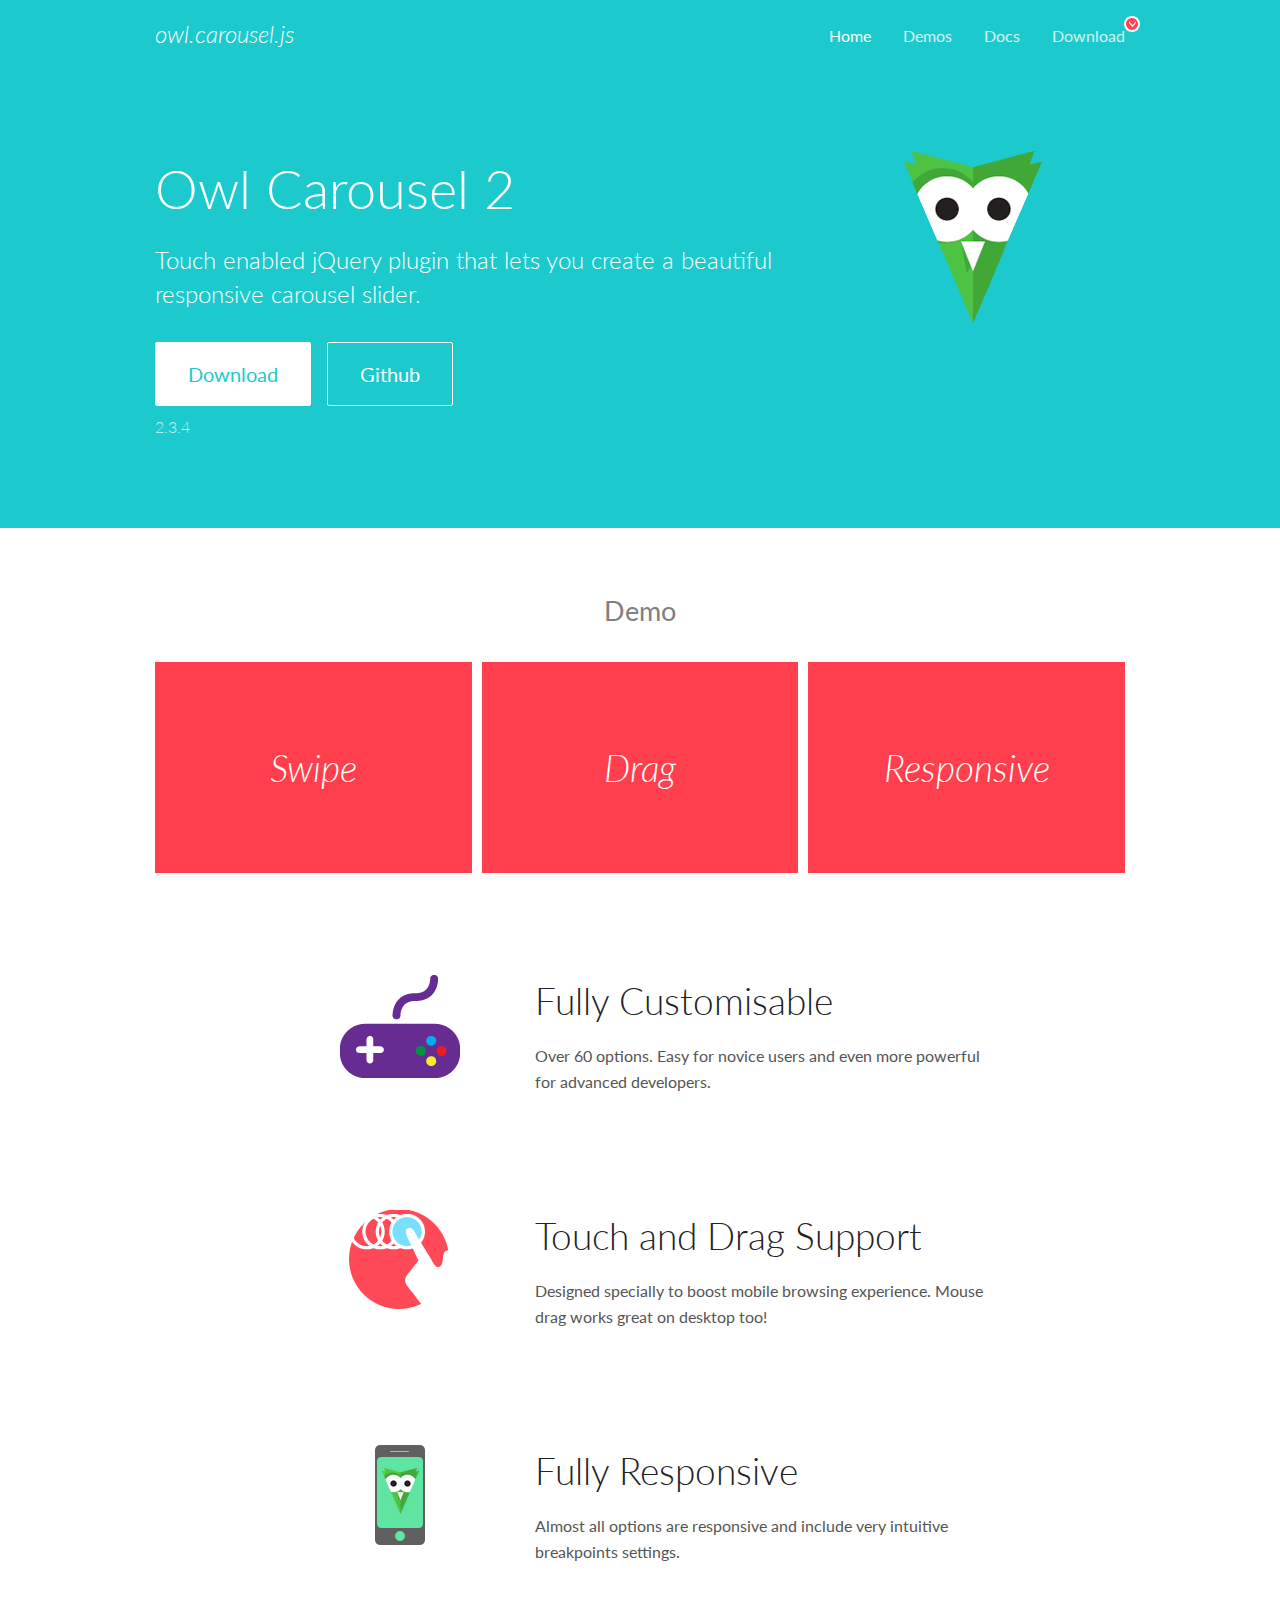
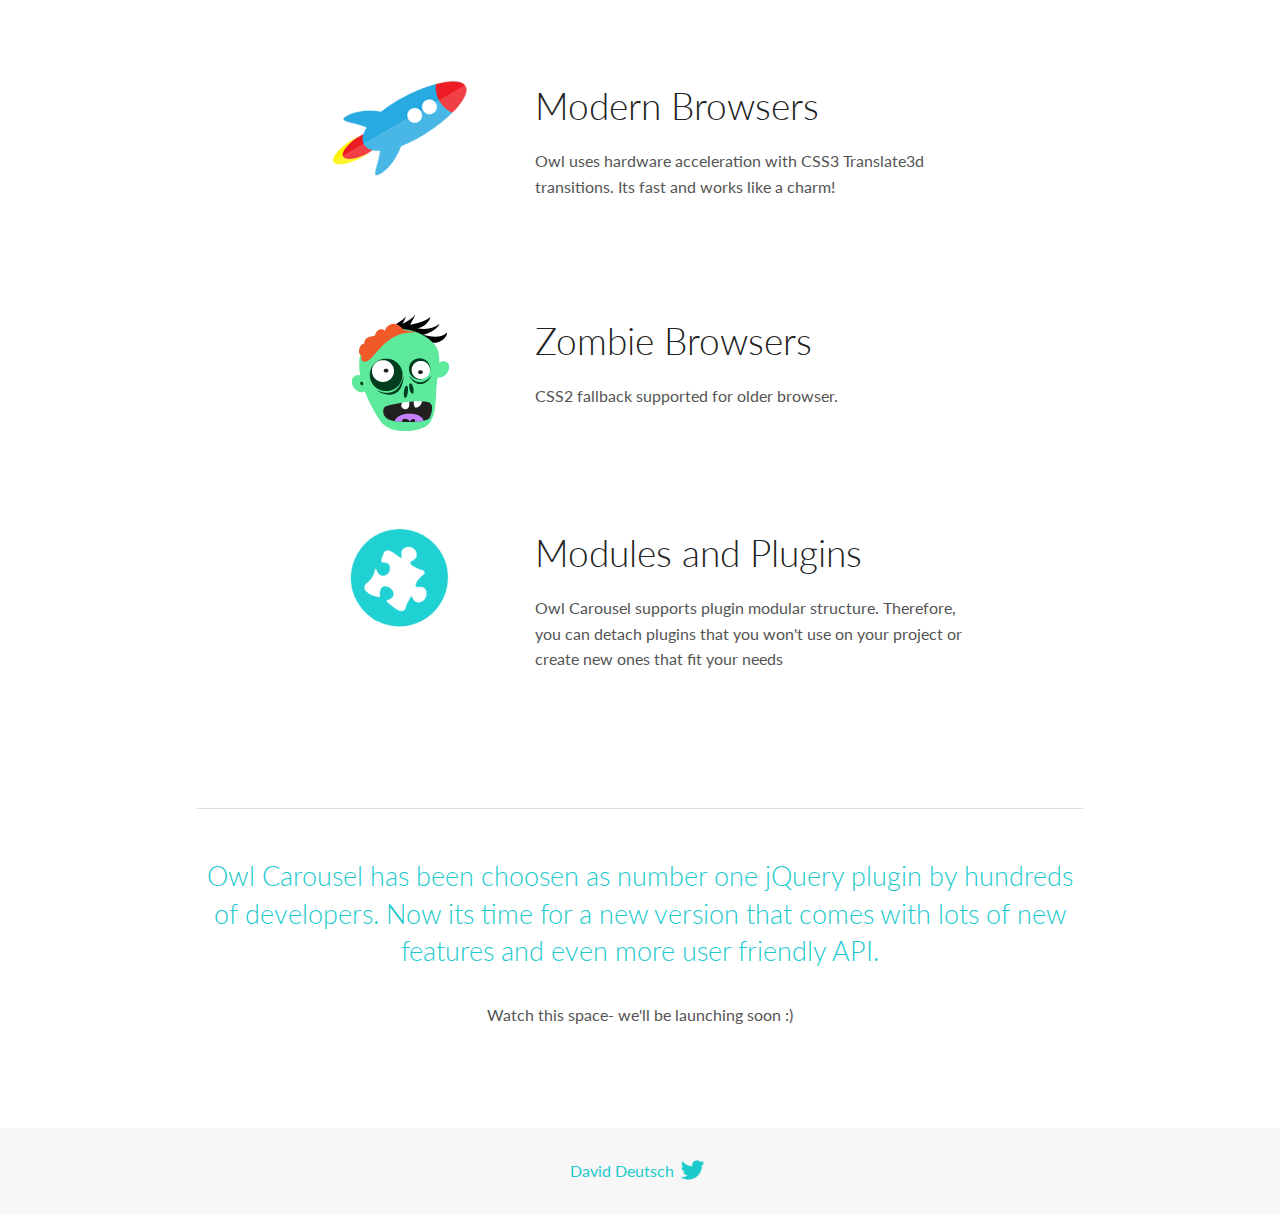
<file: lib/OwlCarousel2-2.3.4/docs/index.html>
<!DOCTYPE html>
<html lang="en">
  <head>

    <!-- head -->
    <meta charset="utf-8">
    <meta name="msapplication-tap-highlight" content="no" />
    <meta name="viewport" content="width=device-width, initial-scale=1.0" />
    <meta name="description" content="Touch enabled jQuery plugin that lets you create beautiful responsive carousel slider.">
    <meta name="author" content="David Deutsch">
    <title>
      Home | Owl Carousel | 2.3.4
    </title>

    <!-- Stylesheets -->
    <link href='https://fonts.googleapis.com/css?family=Lato:300,400,700,400italic,300italic' rel='stylesheet' type='text/css'>
    <link rel="stylesheet" href="assets/css/docs.theme.min.css">

    <!-- Owl Stylesheets -->
    <link rel="stylesheet" href="assets/owlcarousel/assets/owl.carousel.min.css">
    <link rel="stylesheet" href="assets/owlcarousel/assets/owl.theme.default.min.css">

    <!-- HTML5 shim and Respond.js IE8 support of HTML5 elements and media queries -->

    <!--[if lt IE 9]>
      <script src="https://oss.maxcdn.com/libs/html5shiv/3.7.0/html5shiv.js"></script>
      <script src="https://oss.maxcdn.com/libs/respond.js/1.3.0/respond.min.js"></script>
    <![endif]-->

    <!-- Favicons -->
    <link rel="apple-touch-icon-precomposed" sizes="144x144" href="assets/ico/apple-touch-icon-144-precomposed.png">
    <link rel="shortcut icon" href="assets/ico/favicon.png">
    <link rel="shortcut icon" href="favicon.ico">

    <!-- Yeah i know js should not be in header. Its required for demos.-->

    <!-- javascript -->
    <script src="assets/vendors/jquery.min.js"></script>
    <script src="assets/owlcarousel/owl.carousel.js"></script>
  </head>
  <body>

    <!-- header -->
    <header class="header">
      <div class="row">
        <div class="large-12 columns">
          <div class="brand left">
            <h3>
              <a href="/OwlCarousel2/">owl.carousel.js</a> 
            </h3>
          </div>
          <a id="toggle-nav" class="right">
            <span></span> <span></span> <span></span> 
          </a> 
          <div class="nav-bar">
            <ul class="clearfix">
              <li class="active">
                <a href="/OwlCarousel2/index.html">Home</a> 
              </li>
              <li> <a href="/OwlCarousel2/demos/demos.html">Demos</a>  </li>
              <li> <a href="/OwlCarousel2/docs/started-welcome.html">Docs</a>  </li>
              <li>
                <a href="https://github.com/OwlCarousel2/OwlCarousel2/archive/2.3.4.zip">Download</a> 
                <span class="download"></span> 
              </li>
            </ul>
          </div>
        </div>
      </div>
    </header>

    <!-- home panel -->
    <section id="hero">
      <div class="row">
        <div class="large-8 medium-8 columns">
          <h1>Owl Carousel 2</h1>
          <h4>Touch enabled jQuery plugin that lets you create a beautiful responsive carousel slider.</h4>
          <a href="https://github.com/OwlCarousel2/OwlCarousel2/archive/2.3.4.zip" class="hero-button">Download</a> 
          <a href="https://github.com/OwlCarousel2/OwlCarousel2" class="hero-button outline">Github</a> 
          <p>2.3.4</p>
        </div>
        <div class="large-4 medium-4 columns">
          <img class="owl-logo" src="assets/img/owl-logo.png" alt="mr. Owl">
        </div>
      </div>
    </section>

    <!-- body -->
    <div class="home-demo">
      <div class="row">
        <div class="large-12 columns">
          <h3>Demo</h3>
          <div class="owl-carousel">
            <div class="item">
              <h2>Swipe</h2>
            </div>
            <div class="item">
              <h2>Drag</h2>
            </div>
            <div class="item">
              <h2>Responsive</h2>
            </div>
            <div class="item">
              <h2>CSS3</h2>
            </div>
            <div class="item">
              <h2>Fast</h2>
            </div>
            <div class="item">
              <h2>Easy</h2>
            </div>
            <div class="item">
              <h2>Free</h2>
            </div>
            <div class="item">
              <h2>Upgradable</h2>
            </div>
            <div class="item">
              <h2>Tons of options</h2>
            </div>
            <div class="item">
              <h2>Infinity</h2>
            </div>
            <div class="item">
              <h2>Auto Width</h2>
            </div>
          </div>
        </div>
      </div>
    </div>
    <script>
      var owl = $('.owl-carousel');
      owl.owlCarousel({
        margin: 10,
        loop: true,
        responsive: {
          0: {
            items: 1
          },
          600: {
            items: 2
          },
          1000: {
            items: 3
          }
        }
      })
    </script>

    <!-- features -->
    <div id="features">
      <div class="row">
        <div class="small-12 medium-9 small-centered columns">
          <section class="row feature">
            <div class="medium-4 small-12 columns">
              <img src="assets/img/feature-options.png" alt="">
            </div>
            <div class="medium-8 small-12 columns">
              <h2>Fully Customisable</h2>
              <p>Over 60 options. Easy for novice users and even more powerful for advanced developers.</p>
            </div>
          </section>
          <section class="row feature">
            <div class="medium-4 small-12 columns">
              <img src="assets/img/feature-drag.png" alt="">
            </div>
            <div class="medium-8 small-12 columns">
              <h2>Touch and Drag Support</h2>
              <p>Designed specially to boost mobile browsing experience. Mouse drag works great on desktop too!</p>
            </div>
          </section>
          <section class="row feature">
            <div class="medium-4 small-12 columns">
              <img src="assets/img/feature-responsive.png" alt="">
            </div>
            <div class="medium-8 small-12 columns">
              <h2>Fully Responsive</h2>
              <p>Almost all options are responsive and include very intuitive breakpoints settings.</p>
            </div>
          </section>
          <section class="row feature">
            <div class="medium-4 small-12 columns">
              <img src="assets/img/feature-modern.png" alt="">
            </div>
            <div class="medium-8 small-12 columns">
              <h2>Modern Browsers</h2>
              <p>Owl uses hardware acceleration with CSS3 Translate3d transitions. Its fast and works like a charm! </p>
            </div>
          </section>
          <section class="row feature">
            <div class="medium-4 small-12 columns">
              <img src="assets/img/feature-zombie.png" alt="">
            </div>
            <div class="medium-8 small-12 columns">
              <h2>Zombie Browsers</h2>
              <p>CSS2 fallback supported for older browser.</p>
            </div>
          </section>
          <section class="row feature">
            <div class="medium-4 small-12 columns">
              <img src="assets/img/feature-module.png" alt="">
            </div>
            <div class="medium-8 small-12 columns">
              <h2>Modules and Plugins</h2>
              <p>Owl Carousel supports plugin modular structure. Therefore, you can detach plugins that you won&#x27;t use on your project or create new ones that fit your needs</p>
            </div>
          </section>
        </div>
      </div>
    </div>

    <!-- footer -->
    <section id="teaser-text">
      <div class="row">
        <div class="small-12 medium-11 small-centered columns">
          <hr>
          <h3 id="owl-carousel-has-been-choosen-as-number-one-jquery-plugin-by-hundreds-of-developers-now-its-time-for-a-new-version-that-comes-with-lots-of-new-features-and-even-more-user-friendly-api-">Owl Carousel has been choosen as number one jQuery plugin by hundreds of developers. Now its time for a new version that comes with lots of new features and even more user friendly API.</h3>
          <p>Watch this space- we&#39;ll be launching soon :)</p>
        </div>
      </div>
    </section>

    <!-- footer -->
    <footer class="footer">
      <div class="row">
        <div class="large-12 columns">
          <h5>
            <a href="/OwlCarousel2/docs/support-contact.html">David Deutsch</a> 
            <a id="custom-tweet-button" href="https://twitter.com/share?url=https://github.com/OwlCarousel2/OwlCarousel2&text=Owl Carousel - This is so awesome! " target="_blank"></a> 
          </h5>
        </div>
      </div>
    </footer>

    <!-- vendors -->
    <script src="assets/vendors/highlight.js"></script>
    <script src="assets/js/app.js"></script>
  </body>
</html>
</file>
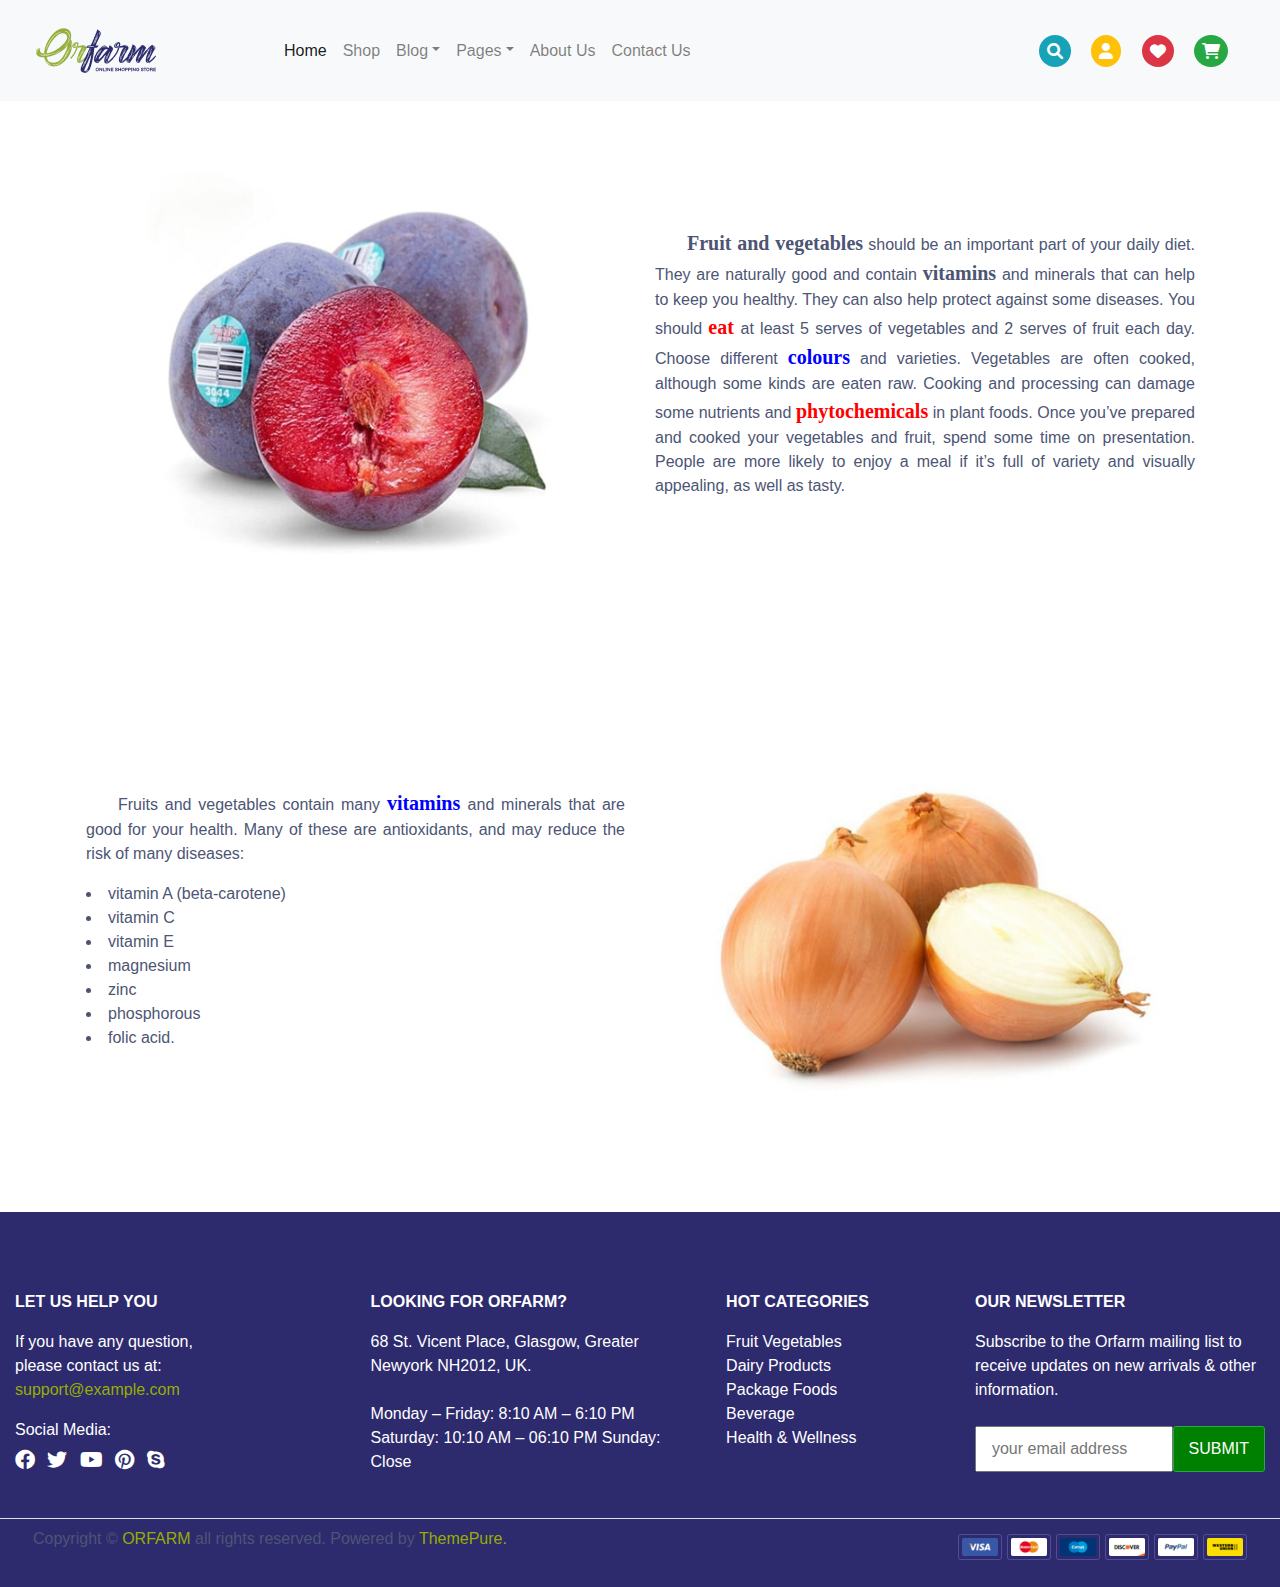
<file: html/about.html>
<!doctype html>
<html lang="en">

<head>
    <title>ORFARM-Multipurpose</title>
    <!-- Required meta tags -->
    <meta charset="utf-8">
    <meta name="viewport" content="width=device-width, initial-scale=1, shrink-to-fit=no">
    <!-- Bootstrap CSS -->
    <link rel="stylesheet" href="../lib/bootstrap-4/css/bootstrap.min.css">
    <link rel="stylesheet" href="../plugins/icon/font-awesome/css/all.min.css">
    <link rel="shortcut icon" href="../img/favicon.jpg" type="image/x-icon">
    <link rel="stylesheet" href="../css/main.css">
    <link rel="stylesheet" href="../css/yourcart.css">
    <link rel="stylesheet" href="../css/search.css">
</head>

<body>
    <div id="preloder">
        <div class="loader">
        </div>
    </div>
    <a id="scroll_top">
        <i class="fas fa-arrow-circle-up fixed-bottom icon__to__top "></i>
    </a>
    <header>
        <nav class="navbar navbar-expand-sm navbar-light bg-light">
            <a href="index.html"><img src="../img/logo.jpg" alt="" style="margin-right: 100px;padding: 20px;"></a>
            <button class="navbar-toggler d-lg-none" type="button" data-toggle="collapse"
                data-target="#collapsibleNavId" aria-controls="collapsibleNavId" aria-expanded="false"
                aria-label="Toggle navigation">
                <span class="navbar-toggler-icon"></span>
            </button>
            <div class="collapse navbar-collapse" id="collapsibleNavId">
                <ul class="navbar-nav mr-auto mt-2 mt-lg-0">
                    <li class="nav-item active">
                        <a class="nav-link" href="index.html">Home <span class="sr-only">(current)</span></a>
                    </li>
                    <li class="nav-item">
                        <a class="nav-link" href="listproduct.html">Shop</a>
                    </li>
                    <li class="nav-item dropdown">
                        <a class="nav-link dropdown-toggle" href="#" id="dropdownId" data-toggle="dropdown"
                            aria-haspopup="true" aria-expanded="false">Blog</a>
                        <div class="dropdown-menu" aria-labelledby="dropdownId">
                            <a class="dropdown-item" href="#">Action 1</a>
                            <a class="dropdown-item" href="#">Action 2</a>
                        </div>
                    </li>
                    <li class="nav-item dropdown">
                        <a class="nav-link dropdown-toggle" href="#" id="dropdownId" data-toggle="dropdown"
                            aria-haspopup="true" aria-expanded="false">Pages</a>
                        <div class="dropdown-menu" aria-labelledby="dropdownId">
                            <a class="dropdown-item" href="#">Action 1</a>
                            <a class="dropdown-item" href="#">Action 2</a>
                        </div>
                    </li>
                    <li class="nav-item">
                        <a class="nav-link" href="about.html">About Us</a>
                    </li>
                    <li class="nav-item">
                        <a class="nav-link" href="contact.html">Contact Us</a>
                    </li>
                </ul>
                <div class="link mt-3 mb-3" style="margin-right: 20px;">
                    <a href=""><i class="fas fa-search mr-3 p-2 bg-info icon-search"></i></a>
                    <a href="singin.html"><i class="fas fa-user p-2 mr-3 bg-warning"></i></a>
                    <a href="heart.html"><i class="fas fa-heart p-2 mr-3 bg-danger"></i></a>
                    <a href=""><i class="fa-solid fa-cart-shopping p-2 mr-3 bg-success card-icon"></i></a>
                </div>
            </div>
        </nav>
        <!-- your card -->
        <div class="modal-card hide">
            <div class="modal-inner__card">
                <div class="modal-header bg-light align-items-center justify-content-between">
                    <h6 class="text-uppercase title">Your cart</h6>
                    <i class="fas fa-close close-icon"></i>
                </div>
                <div class="modal__body">
                    <div class=" card pt-2">
                        <div class="row">
                            <span class="badge badge-white position-absolute ml-4">
                                <i class="fa fa-close"></i>
                            </span>
                            <img class="card-img-top w-25 ml-4" src="../img/product-1.jpg" alt="">
                            <div class="card-body">
                                <h6 class="card-title">Stacy's Pita Chips Parmesan Garlic </h6>
                                <p class="card-text">1x <span class="text-success">$162.00</span></p>
                            </div>
                        </div>
                    </div>
                    <div class=" card pt-2">
                        <div class="row">
                            <span class="badge badge-white position-absolute ml-4">
                                <i class="fa fa-close"></i>
                            </span>
                            <img class="card-img-top w-25 ml-4" src="../img/product-2.jpg" alt="">
                            <div class="card-body">
                                <h6 class="card-title">Stacy's Pita Chips Parmesan Garlic </h6>
                                <p class="card-text">1x <span class="text-success">$162.00</span></p>
                            </div>
                        </div>
                    </div>
                    <div class=" card pt-2">
                        <div class="row">
                            <span class="badge badge-white position-absolute ml-4">
                                <i class="fa fa-close"></i>
                            </span>
                            <img class="card-img-top w-25 ml-4" src="../img/product-3.jpg" alt="">
                            <div class="card-body">
                                <h6 class="card-title">Stacy's Pita Chips Parmesan Garlic </h6>
                                <p class="card-text">1x <span class="text-success">$162.00</span></p>
                            </div>
                        </div>
                    </div>
                </div>
                <div class="modal__footer">
                    <div class="form-group mt-5 border-top pt-5">
                        <label for="" class=" row justify-content-around">
                            <h6>SUBTOTAL:</h6>
                            <h5 class="font-weight-bold">$300.00</h5>
                        </label>
                        <div class="form-btn row justify-content-around align-items-center flex-column ">
                            <a name="" id="" class="btn btn-success btn-3 w-75 mb-2" href="cart.html" role="button">View
                                Cart</a>
                            <a name="" id="" class="btn btn-success btn-3 w-75" href="cart.html" role="button">Check
                                Out</a>
                        </div>
                    </div>
                </div>
            </div>
        </div>
        <!-- search -->
        <div class="modal hide">
            <div class="modal__inner">
                <div class="modal__body">
                    <i class="fas fa-close icon-close"></i>
                    <h4 style="color: #4D5574; margin-bottom: 30px;">WHAT ARE YOU LOOKING FOR?</h4>
                    <div class="form-group search text-up">
                        <input type="text" class="inp__search" placeholder="search product">
                        <i class="fa fa-search pr-3"></i>
                    </div>
                </div>
            </div>
        </div>
    </header>
    <main>
        <div class="container">
            <div class="row align-items-center">
                <div class="col-md-6">
                    <img src="../img/product-2.jpg" alt="anh" class="card-img">
                </div>
                <div class="col-md-6">
                    <p class="about-text">
                        <span class="fruit">Fruit and vegetables</span> should be an important part of your daily
                        diet. They are naturally good and contain <span class="sa">vitamins</span> and minerals that can
                        help to keep you
                        healthy. They can also help protect against some diseases.
                        You should <span class="hans"> eat </span>at least 5 serves of vegetables and 2 serves of fruit
                        each day. Choose different
                        <span class="gevena">colours</span> and varieties.
                        Vegetables are often cooked, although some kinds are eaten raw. Cooking and processing can
                        damage some nutrients and <span class="hans">phytochemicals</span> in plant foods.
                        Once you’ve prepared and cooked your vegetables and fruit, spend some time on presentation.
                        People are more likely to enjoy a meal if it’s full of variety and visually appealing, as well
                        as tasty.
                    </p>

                </div>
            </div>
        </div>
        <div class="container p-3">
            <div class="row align-items-center">
                <div class="col-md-6">
                    <p class="about-text">
                        Fruits and vegetables contain many <span class="gevena"> vitamins </span>and minerals that are
                        good for your health. Many of
                        these are antioxidants, and may reduce the risk of many diseases:
                    </p>
                    <ul class="list">
                        <li>vitamin A (beta-carotene)</li>
                        <li>vitamin C</li>
                        <li>vitamin E</li>
                        <li>magnesium</li>
                        <li>zinc</li>
                        <li>phosphorous</li>
                        <li>folic acid.</li>
                    </ul>
                </div>
                <div class="col-md-6">
                    <img src="../img/product-3.jpg" alt="anh" class="card-img">
                </div>
            </div>
        </div>
    </main>
    <footer style="background-color: #2D2A6E;padding-top:30px; padding-bottom: 20px;width: 100%;">
        <div class="container-fluid text-white" style="padding-bottom: 30px;">
            <div class="row justify-content-between">
                <div class="col-md-3 col-sm-12">
                    <p class="font-weight-bold mt-5 text-white">LET US HELP YOU</p>
                    <span>If you have any question,
                        <p> please
                            contact us at: <span style="color: #96AE00;"> support@example.com</span>
                    </span></p>
                    <span class="text-capitalize">social media:</span>
                    <div class="link mt-2">
                        <a href=""><i class="fa-brands fa-facebook mr-2 icon-ft"></i></a>
                        <a href=""><i class="fa-brands fa-twitter mr-2 icon-ft"></i></a>
                        <a href=""><i class="fa-brands fa-youtube mr-2 icon-ft"></i></a>
                        <a href=""><i class="fa-brands fa-pinterest mr-2 icon-ft"></i></a>
                        <a href=""><i class="fa-brands fa-skype mr-2 icon-ft"></i></a>
                    </div>
                </div>
                <div class="col-md-3 col-sm-12">
                    <p class="font-weight-bold mt-5 text-white">LOOKING FOR ORFARM?</p>
                    <span>
                        68 St. Vicent Place, Glasgow, Greater
                        Newyork NH2012, UK.</span>
                    <div class="mt-4">Monday – Friday: 8:10 AM – 6:10 PM
                        Saturday: 10:10 AM – 06:10 PM
                        Sunday: Close</div>
                </div>
                <div class="col-md-2  hot-categories">
                    <p class="font-weight-bold mt-5 text-white">HOT CATEGORIES</p>
                    <ul class="list-unstyled">
                        <li><a class="text-ft-a" href="">Fruit Vegetables</a></li>
                        <li><a class="text-ft-a" href="">Dairy Products</a></li>
                        <li><a class="text-ft-a" href="">Package Foods</a></li>
                        <li><a class="text-ft-a" href="">Beverage</a></li>
                        <li><a class="text-ft-a" href="">Health & Wellness</a></li>
                    </ul>
                </div>
                <div class="col-md-3 col-sm-12">
                    <p class="font-weight-bold mt-5 text-white">OUR NEWSLETTER</p>
                    <span class="ml-">Subscribe to the Orfarm mailing list to receive updates on new arrivals & other
                        information.</span>
                    <div class="form-group d-flex mt-4">
                        <input type="text" class="inp-ft w-75" placeholder="your email address">
                        <a href="" class="btn btn-outline-success btn-ft text-decoration-none text-white"
                            type="button">SUBMIT</a>
                    </div>
                </div>
            </div>
        </div>
        <div class="container-fluid border-top pt-2 px-5">
            <div class="row justify-content-between align-items-center">
                <p>Copyright © <a href="" style="color: #96AE00;"> ORFARM</a> all rights reserved. Powered by <a href=""
                        style="color: #96AE00;">ThemePure.</a> </p>
                <img class="" src="../img/footer.jpg" alt="">
            </div>
        </div>
    </footer>

    <!-- Optional JavaScript -->
    <!-- jQuery first, then Popper.js, then Bootstrap JS -->
    <script src="../lib/jquery-3.6.3.min.js"></script>
    <script src="../lib/popper.min.js"></script>
    <script src="../lib/bootstrap-4/js/bootstrap.min.js"></script>
    <script src="../js/app.js"></script>
</body>

</html>
</file>
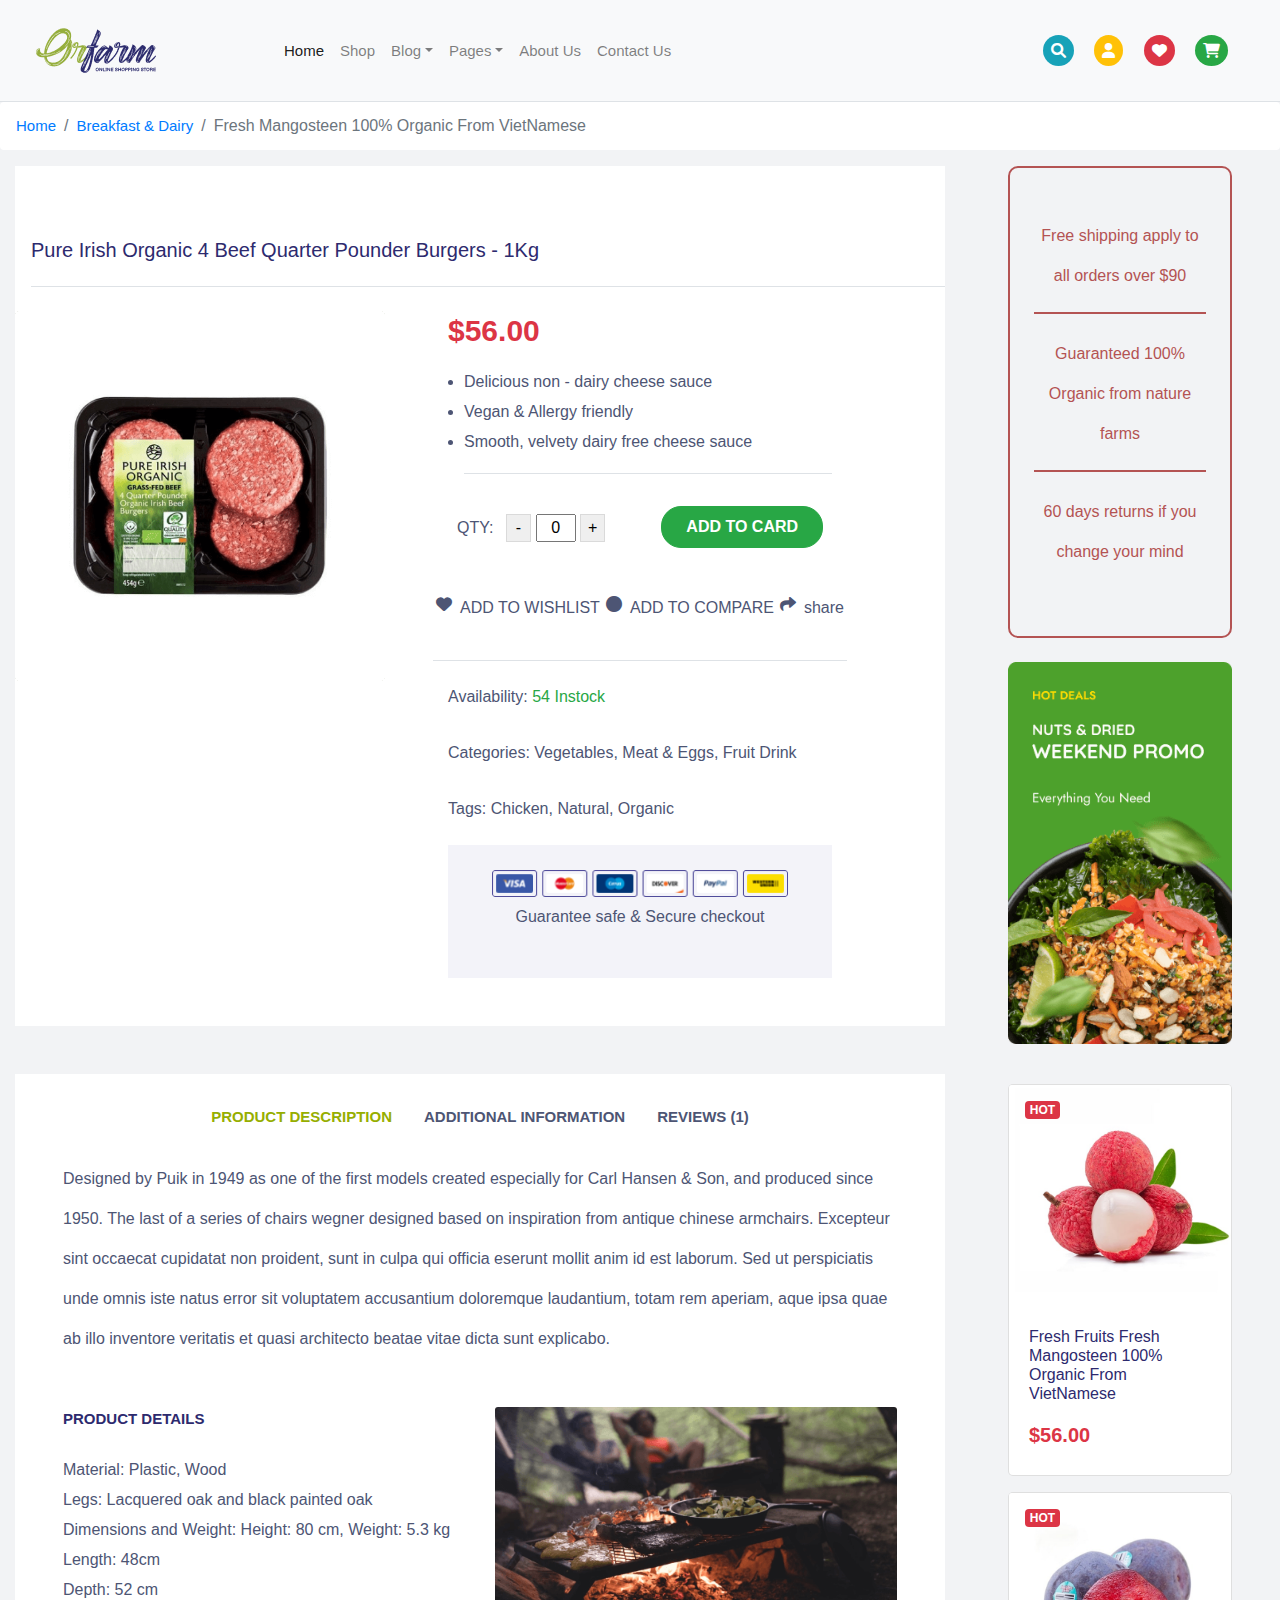
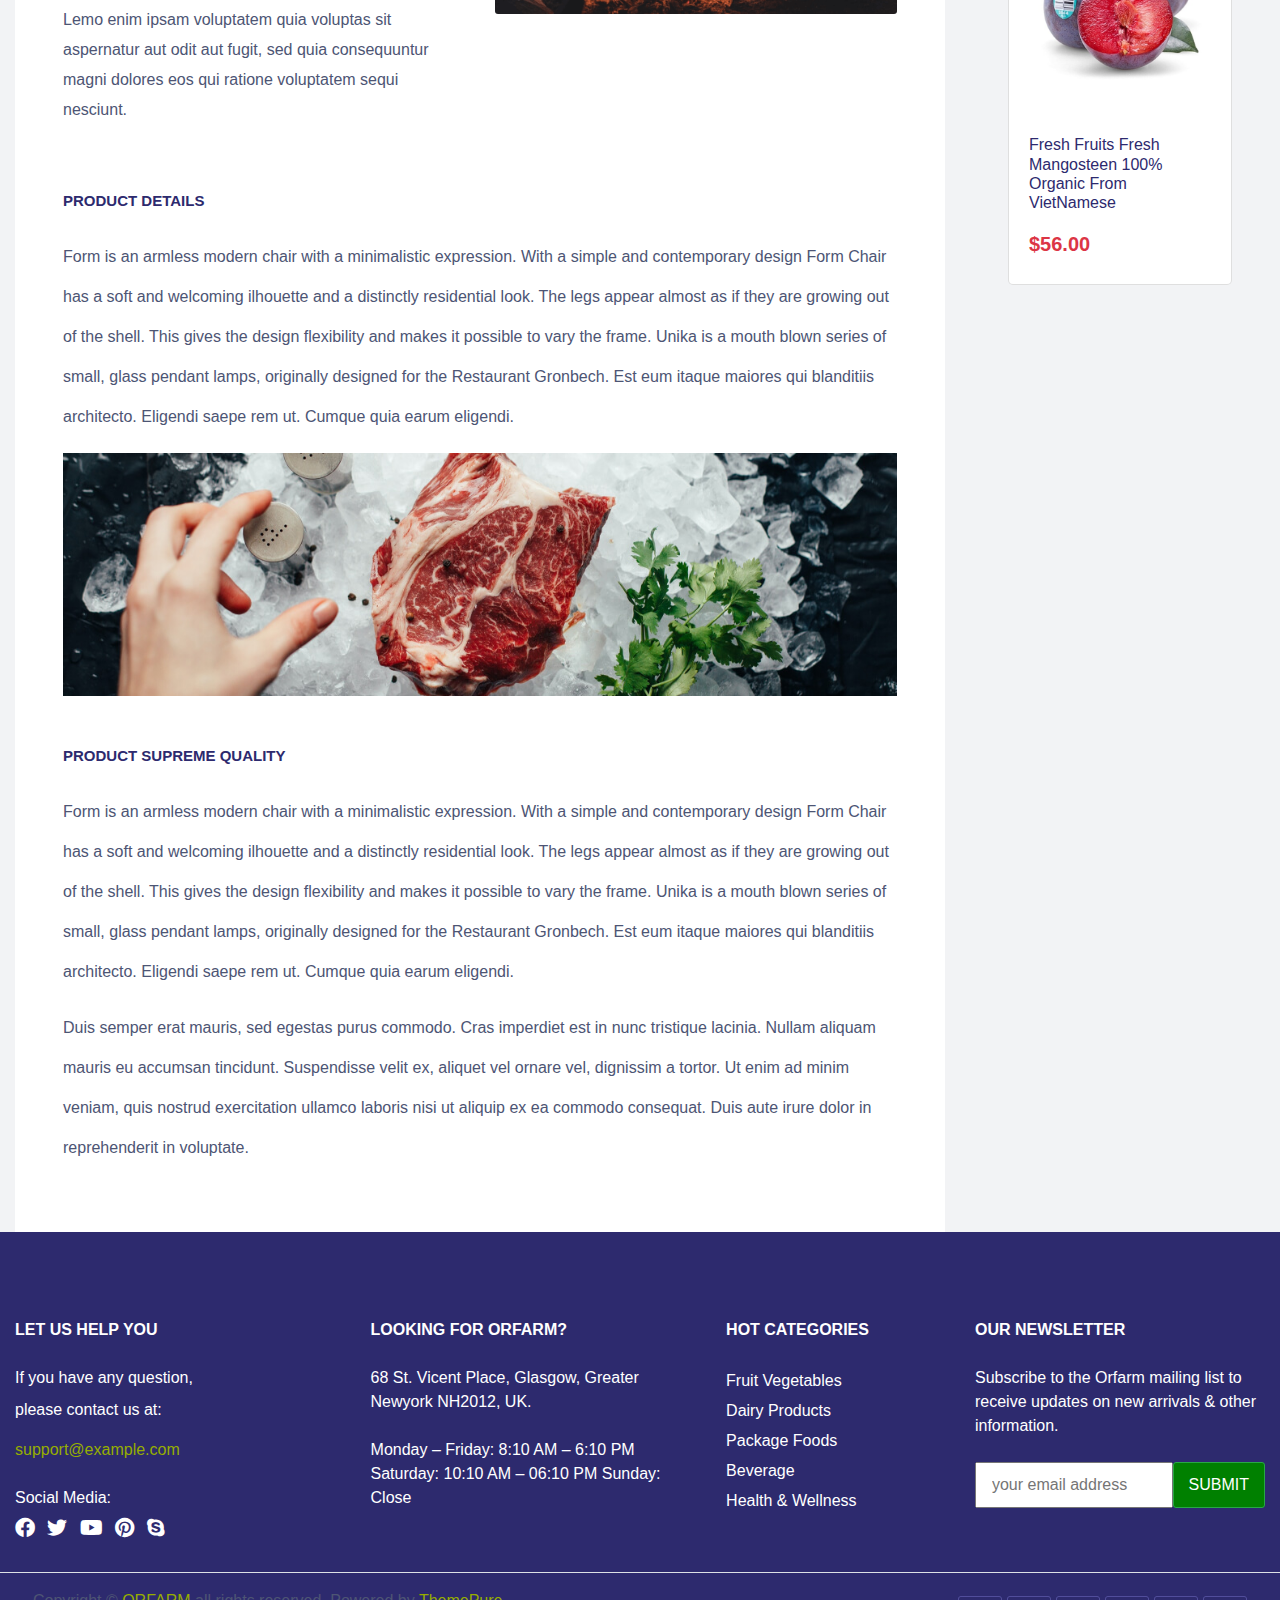
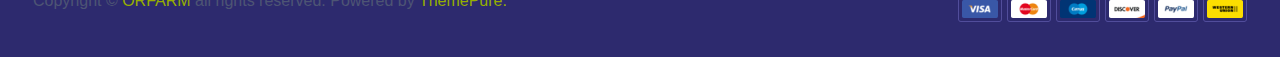
<file: html/cart.html>
<!doctype html>
<html lang="en">

<head>
    <title>ORFARM-Multipurpose</title>
    <!-- Required meta tags -->
    <meta charset="utf-8">
    <meta name="viewport" content="width=device-width, initial-scale=1, shrink-to-fit=no">
    <!-- Bootstrap CSS -->
    <link rel="stylesheet" href="../lib/bootstrap-4/css/bootstrap.min.css">
    <link rel="stylesheet" href="../plugins/icon/font-awesome/css/all.min.css">
    <link rel="shortcut icon" href="../img/favicon.jpg" type="image/x-icon">
    <link rel="stylesheet" href="../css/main.css">
    <link rel="stylesheet" href="../css/yourcart.css">
    <link rel="stylesheet" href="../css/search.css">
    <link rel="stylesheet" href="../css/cart.css">
</head>

<body>
    <div id="preloder">
        <div class="loader">
        </div>
    </div>
    <a id="scroll_top">
        <i class="fas fa-arrow-circle-up fixed-bottom icon__to__top "></i>
    </a>
    <header>
        <nav class="navbar navbar-expand-sm navbar-light bg-light">
            <a href="index.html"><img src="../img/logo.jpg" alt="" style="margin-right: 100px;padding: 20px;"></a>
            <button class="navbar-toggler d-lg-none" type="button" data-toggle="collapse"
                data-target="#collapsibleNavId" aria-controls="collapsibleNavId" aria-expanded="false"
                aria-label="Toggle navigation">
                <span class="navbar-toggler-icon"></span>
            </button>
            <div class="collapse navbar-collapse" id="collapsibleNavId">
                <ul class="navbar-nav mr-auto mt-2 mt-lg-0">
                    <li class="nav-item active">
                        <a class="nav-link" href="index.html">Home <span class="sr-only">(current)</span></a>
                    </li>
                    <li class="nav-item">
                        <a class="nav-link" href="listproduct.html">Shop</a>
                    </li>
                    <li class="nav-item dropdown">
                        <a class="nav-link dropdown-toggle" href="#" id="dropdownId" data-toggle="dropdown"
                            aria-haspopup="true" aria-expanded="false">Blog</a>
                        <div class="dropdown-menu" aria-labelledby="dropdownId">
                            <a class="dropdown-item" href="#">Action 1</a>
                            <a class="dropdown-item" href="#">Action 2</a>
                        </div>
                    </li>
                    <li class="nav-item dropdown">
                        <a class="nav-link dropdown-toggle" href="#" id="dropdownId" data-toggle="dropdown"
                            aria-haspopup="true" aria-expanded="false">Pages</a>
                        <div class="dropdown-menu" aria-labelledby="dropdownId">
                            <a class="dropdown-item" href="#">Action 1</a>
                            <a class="dropdown-item" href="#">Action 2</a>
                        </div>
                    </li>
                    <li class="nav-item">
                        <a class="nav-link" href="about.html">About Us</a>
                    </li>
                    <li class="nav-item">
                        <a class="nav-link" href="contact.html">Contact Us</a>
                    </li>
                </ul>
                <div class="link mt-3 mb-3" style="margin-right: 20px;">
                    <a href=""><i class="fas fa-search mr-3 p-2 bg-info icon-search"></i></a>
                    <a href="singin.html"><i class="fas fa-user p-2 mr-3 bg-warning"></i></a>
                    <a href="heart.html"><i class="fas fa-heart p-2 mr-3 bg-danger"></i></a>
                    <a href=""><i class="fa-solid fa-cart-shopping p-2 mr-3 bg-success card-icon"></i></a>
                </div>
            </div>
        </nav>
        <!-- your card -->
        <div class="modal-card hide">
            <div class="modal-inner__card">
                <div class="modal-header bg-light align-items-center justify-content-between">
                    <h6 class="text-uppercase title">Your cart</h6>
                    <i class="fas fa-close close-icon"></i>
                </div>
                <div class="modal__body">
                    <div class=" card pt-2">
                        <div class="row">
                            <span class="badge badge-white position-absolute ml-4">
                                <i class="fa fa-close"></i>
                            </span>
                            <img class="card-img-top w-25 ml-4" src="../img/product-1.jpg" alt="">
                            <div class="card-body">
                                <h6 class="card-title">Stacy's Pita Chips Parmesan Garlic </h6>
                                <p class="card-text">1x <span class="text-success">$162.00</span></p>
                            </div>
                        </div>
                    </div>
                    <div class=" card pt-2">
                        <div class="row">
                            <span class="badge badge-white position-absolute ml-4">
                                <i class="fa fa-close"></i>
                            </span>
                            <img class="card-img-top w-25 ml-4" src="../img/product-2.jpg" alt="">
                            <div class="card-body">
                                <h6 class="card-title">Stacy's Pita Chips Parmesan Garlic </h6>
                                <p class="card-text">1x <span class="text-success">$162.00</span></p>
                            </div>
                        </div>
                    </div>
                    <div class=" card pt-2">
                        <div class="row">
                            <span class="badge badge-white position-absolute ml-4">
                                <i class="fa fa-close"></i>
                            </span>
                            <img class="card-img-top w-25 ml-4" src="../img/product-3.jpg" alt="">
                            <div class="card-body">
                                <h6 class="card-title">Stacy's Pita Chips Parmesan Garlic </h6>
                                <p class="card-text">1x <span class="text-success">$162.00</span></p>
                            </div>
                        </div>
                    </div>
                </div>
                <div class="modal__footer">
                    <div class="form-group mt-5 border-top pt-5">
                        <label for="" class=" row justify-content-around">
                            <h6>SUBTOTAL:</h6>
                            <h5 class="font-weight-bold">$300.00</h5>
                        </label>
                        <div class="form-btn row justify-content-around align-items-center flex-column ">
                            <a name="" id="" class="btn btn-success btn-3 w-75 mb-2" href="cart.html" role="button">View
                                Cart</a>
                            <a name="" id="" class="btn btn-success btn-3 w-75" href="cart.html" role="button">Check
                                Out</a>
                        </div>
                    </div>
                </div>
            </div>
        </div>
        <!-- search -->
        <div class="modal hide">
            <div class="modal__inner">
                <div class="modal__body">
                    <i class="fas fa-close icon-close"></i>
                    <h4 style="color: #4D5574; margin-bottom: 30px;">WHAT ARE YOU LOOKING FOR?</h4>
                    <div class="form-group search text-up">
                        <input type="text" class="inp__search" placeholder="search product">
                        <i class="fa fa-search pr-3"></i>
                    </div>
                </div>
            </div>
        </div>
    </header>
    <main>
        <nav aria-label="breadcrumb" class="border-top">
            <ol class="breadcrumb bg-white">
                <li class="breadcrumb-item"><a href="index.html">Home</a></li>
                <li class="breadcrumb-item"><a href="index.html">Breakfast & Dairy </a></li>
                <li class="breadcrumb-item active" aria-current="page">Fresh Mangosteen 100% Organic From VietNamese
                </li>
            </ol>
        </nav>
        <div class="container-fluid">
            <div class="row justify-content-center">
                <div class="col-md-9 col-sm-12">
                    <div class="buy bg-white py-5">
                        <h5 class="my-4 ml-3 pb-4 border-bottom" style="color: #2D2A6E;">Pure Irish Organic 4 Beef
                            Quarter Pounder Burgers - 1Kg</h5>
                        <div class="row">
                            <div class="col-md-5 col-sm-12">
                                <img class="card-img w-100" src="../img/product-details-1.jpg" alt="">
                            </div>
                            <div class="col-md-6 col-sm-12 px-5">
                                <p style="font-size: 30px;" class="text-danger font-weight-bold">$56.00</p>
                                <ul class="ml-3 border-bottom pb-3">
                                    <li>Delicious non - dairy cheese sauce</li>
                                    <li>Vegan & Allergy friendly</li>
                                    <li>Smooth, velvety dairy free cheese sauce</li>
                                </ul>
                                <div class="row align-items-center justify-content-around">
                                    <div class="form-group mt-4">
                                        <label for="">QTY:</label>
                                        <button class="pd-sub ml-2"
                                            style="border: none; outline: none;border: 1px solid #dadada; padding: 1px 9px;">-</button>
                                        <input style="width: 40px;outline: none;" type="text" class="input text-center"
                                            value="0">
                                        <button class="pd-sum"
                                            style="border: none; outline: none;border: 1px solid #dadada; padding: 1px 7px;">+</button>
                                    </div>
                                    <a style="border-radius: 20px;"
                                        class="btn btn-success btn-cart font-weight-bold py-2 px-4 ml-2"
                                        href="order.html" role="button">ADD TO CARD</a>
                                </div>
                                <ul class="list-unstyled row justify-content-around mt-4 border-bottom pb-3">
                                    <li class="d-flex justify-content-center">
                                        <i class="fa fa-heart mt-2 mr-2"></i>
                                        <p> ADD TO WISHLIST</p>
                                    </li>
                                    <li class="d-flex justify-content-center">
                                        <i class="fa fa-circle mt-2 mr-2"></i>
                                        <p> ADD TO COMPARE</p>
                                    </li>
                                    <li class="d-flex justify-content-center">
                                        <i class="fa fa-share mt-2 mr-2"></i>
                                        <p>share</p>
                                    </li>
                                </ul>
                                <p>Availability: <span class="text-success">54 Instock</span></p>
                                <p>Categories: Vegetables, Meat & Eggs, Fruit Drink</p>
                                <p>Tags: Chicken, Natural, Organic </p>
                                <div class="bank">
                                    <div class="row justify-content-center">
                                        <img class="card-img w-75" src="../img/footer.jpg" alt="">
                                    </div>
                                    <p class="text-center">Guarantee safe & Secure checkout</p>
                                </div>
                            </div>
                        </div>
                    </div>
                    <div class="introduce bg-white mt-5 py-4">
                        <nav>
                            <div class="nav nav-tabs justify-content-center border-0 text-special-hover" id="nav-tab"
                                role="tablist">
                                <a class="nav-item nav-link active border-0 font-weight-bold" style="color: #96AE00;"
                                    id="nav-home-tab" data-toggle="tab" href="#nav-home" role="tab"
                                    aria-controls="nav-home" aria-selected="true">PRODUCT DESCRIPTION
                                </a>
                                <a class="nav-item nav-link border-0 text-special font-weight-bold" id="nav-profile-tab"
                                    data-toggle="tab" href="#nav-profile" role="tab" aria-controls="nav-profile"
                                    aria-selected="false"> ADDITIONAL INFORMATION
                                </a>
                                <a class="nav-item nav-link border-0 text-special font-weight-bold" id="nav-contact-tab"
                                    data-toggle="tab" href="#nav-contact" role="tab" aria-controls="nav-contact"
                                    aria-selected="false">
                                    REVIEWS (1)</a>
                            </div>
                        </nav>
                        <div class="tab-content px-5 py-4" id="nav-tabContent">
                            <div class="tab-pane fade show active" id="nav-home" role="tabpanel"
                                aria-labelledby="nav-home-tab">
                                <p>Designed by Puik in 1949 as one of the first models created especially for Carl
                                    Hansen & Son, and produced since 1950. The last of a series of chairs wegner
                                    designed based on inspiration from antique chinese armchairs. Excepteur sint
                                    occaecat cupidatat non proident, sunt in culpa qui officia eserunt mollit anim id
                                    est laborum. Sed ut perspiciatis unde omnis iste natus error sit voluptatem
                                    accusantium doloremque laudantium, totam rem aperiam, aque ipsa quae ab illo
                                    inventore veritatis et quasi architecto beatae vitae dicta sunt explicabo.</p>
                                <div class="row mt-5 mb-5">
                                    <div class="col-md-6 col-sm-12">
                                        <span class="title">PRODUCT DETAILS</span>
                                        <ul class="list-unstyled mt-4">
                                            <li>Material: Plastic, Wood</li>
                                            <li>Legs: Lacquered oak and black painted oak</li>
                                            <li>Dimensions and Weight: Height: 80 cm, Weight: 5.3 kg</li>
                                            <li>Length: 48cm</li>
                                            <li>Depth: 52 cm</li>
                                            <li>Lemo enim ipsam voluptatem quia voluptas sit aspernatur aut odit aut
                                                fugit, sed quia consequuntur magni dolores eos qui ratione voluptatem
                                                sequi nesciunt.</li>
                                        </ul>
                                    </div>
                                    <div class="col-md-6 col-sm-12">
                                        <img class="card-img w-100" src="../img/product-single-1.jpg" alt="">
                                    </div>
                                </div>
                                <span class="title">PRODUCT DETAILS</span>
                                <p class="mt-4">Form is an armless modern chair with a minimalistic expression. With a
                                    simple and
                                    contemporary design Form Chair has a soft and welcoming ilhouette and a distinctly
                                    residential look. The legs appear almost as if they are growing out of the shell.
                                    This gives the design flexibility and makes it possible to vary the frame. Unika is
                                    a mouth blown series of small, glass pendant lamps, originally designed for the
                                    Restaurant Gronbech. Est eum itaque maiores qui blanditiis architecto. Eligendi
                                    saepe rem ut. Cumque quia earum eligendi.</p>
                                <img class="mb-5" style="width: 100%;" src="../img/product-video1.jpg" alt="">
                                <span class="title">PRODUCT SUPREME QUALITY</span>
                                <p class="mt-4">Form is an armless modern chair with a minimalistic expression. With a
                                    simple and
                                    contemporary design Form Chair has a soft and welcoming ilhouette and a distinctly
                                    residential look. The legs appear almost as if they are growing out of the shell.
                                    This
                                    gives the design flexibility and makes it possible to vary the frame. Unika is a
                                    mouth
                                    blown series of small, glass pendant lamps, originally designed for the Restaurant
                                    Gronbech. Est eum itaque maiores qui blanditiis architecto. Eligendi saepe rem ut.
                                    Cumque quia earum eligendi.</p>
                                <p>Duis semper erat mauris, sed egestas purus commodo. Cras imperdiet est in nunc
                                    tristique
                                    lacinia. Nullam aliquam mauris eu accumsan tincidunt. Suspendisse velit ex, aliquet
                                    vel
                                    ornare vel, dignissim a tortor. Ut enim ad minim veniam, quis nostrud exercitation
                                    ullamco laboris nisi ut aliquip ex ea commodo consequat. Duis aute irure dolor in
                                    reprehenderit in voluptate.</p>
                            </div>
                            <div class="tab-pane fade" id="nav-profile" role="tabpanel"
                                aria-labelledby="nav-profile-tab">
                                <img class="mb-5" style="width: 100%;" src="../img/product-video1.jpg" alt="">
                                <span class="title">PRODUCT SUPREME QUALITY</span>
                                <p class="mt-4">Form is an armless modern chair with a minimalistic expression. With a
                                    simple and
                                    contemporary design Form Chair has a soft and welcoming ilhouette and a distinctly
                                    residential look. The legs appear almost as if they are growing out of the shell.
                                    This
                                    gives the design flexibility and makes it possible to vary the frame. Unika is a
                                    mouth
                                    blown series of small, glass pendant lamps, originally designed for the Restaurant
                                    Gronbech. Est eum itaque maiores qui blanditiis architecto. Eligendi saepe rem ut.
                                    Cumque quia earum eligendi.</p>
                                <p>Duis semper erat mauris, sed egestas purus commodo. Cras imperdiet est in nunc
                                    tristique
                                    lacinia. Nullam aliquam mauris eu accumsan tincidunt. Suspendisse velit ex, aliquet
                                    vel
                                    ornare vel, dignissim a tortor. Ut enim ad minim veniam, quis nostrud exercitation
                                    ullamco laboris nisi ut aliquip ex ea commodo consequat. Duis aute irure dolor in
                                    reprehenderit in voluptate.</p>
                            </div>
                            <div class="tab-pane fade" id="nav-contact" role="tabpanel"
                                aria-labelledby="nav-contact-tab">
                                <form>
                                    <div class="form-group">
                                        <label for="exampleInputEmail1">Name</label>
                                        <input type="email" class="form-control" id="exampleInputEmail1"
                                            aria-describedby="emailHelp" placeholder="Enter email">
                                    </div>
                                    <div class="form-group">
                                        <label for="exampleInputEmail1">Email</label>
                                        <input type="email" class="form-control" id="exampleInputEmail1"
                                            aria-describedby="emailHelp" placeholder="Enter email">
                                    </div>
                                    <div class="form-group">
                                        <label for="">You Rating</label>
                                        <textarea class="form-control" name="" id="" rows="3"
                                            placeholder="Message"></textarea>
                                    </div>
                                    <button type="submit" class="btn btn-outline-success">Submit</button>
                                </form>
                            </div>
                        </div>
                    </div>
                </div>
                <div class="col-md-3 col-sm-12">
                    <div class="row flex-column px-5">
                        <div class="policy text-center px-4 py-5 none"
                            style="border: 2px solid #b45353;color: #b45353; border-radius: 10px;">
                            <p>
                                Free shipping apply to all
                                orders over $90</p>
                            <p style="border-top: 2px solid #b45353;padding-top: 20px;">Guaranteed 100% Organic
                                from nature farms</p>
                            <p style="border-top: 2px solid #b45353;padding-top: 20px;">60 days returns if you change
                                your mind</p>
                        </div>
                        <img class="my-4  justify-content-center none card-img h-100 w-100"
                            src="../img/sidebar-product-1.jpg" alt="">
                        <div class="card none my-3">
                            <span class="badge badge-danger position-absolute mt-3 ml-3">HOT</span>
                            <img class="card-img-top" src="../img/product-1.jpg" alt="">
                            <div class="card-body">
                                <h6 class="card-title">Fresh Fruits
                                    Fresh Mangosteen 100% Organic From VietNamese</h6>
                                <p class="card-text font-weight-bold text-danger" style="font-size: 20px;">$56.00 </p>
                            </div>
                        </div>
                        <div class="card none mb-3">
                            <span class="badge badge-danger position-absolute mt-3 ml-3">HOT</span>
                            <img class="card-img-top" src="../img/product-2.jpg" alt="">
                            <div class="card-body">
                                <h6 class="card-title">Fresh Fruits
                                    Fresh Mangosteen 100% Organic From VietNamese</h6>
                                <p class="card-text font-weight-bold text-danger" style="font-size: 20px;">$56.00 </p>
                            </div>
                        </div>
                    </div>
                </div>
            </div>
        </div>
    </main>
    <footer style="background-color: #2D2A6E;padding-top:30px; padding-bottom: 20px;width: 100%;">
        <div class="container-fluid text-white" style="padding-bottom: 30px;">
            <div class="row justify-content-between">
                <div class="col-md-3 col-sm-12">
                    <p class="font-weight-bold mt-5 text-white">LET US HELP YOU</p>
                    <span>If you have any question,
                        <p> please
                            contact us at: <span style="color: #96AE00;"> support@example.com</span>
                    </span></p>
                    <span class="text-capitalize">social media:</span>
                    <div class="link mt-2">
                        <a href=""><i class="fa-brands fa-facebook mr-2 icon-ft"></i></a>
                        <a href=""><i class="fa-brands fa-twitter mr-2 icon-ft"></i></a>
                        <a href=""><i class="fa-brands fa-youtube mr-2 icon-ft"></i></a>
                        <a href=""><i class="fa-brands fa-pinterest mr-2 icon-ft"></i></a>
                        <a href=""><i class="fa-brands fa-skype mr-2 icon-ft"></i></a>
                    </div>
                </div>
                <div class="col-md-3 col-sm-12">
                    <p class="font-weight-bold mt-5 text-white">LOOKING FOR ORFARM?</p>
                    <span>
                        68 St. Vicent Place, Glasgow, Greater
                        Newyork NH2012, UK.</span>
                    <div class="mt-4">Monday – Friday: 8:10 AM – 6:10 PM
                        Saturday: 10:10 AM – 06:10 PM
                        Sunday: Close</div>
                </div>
                <div class="col-md-2  hot-categories">
                    <p class="font-weight-bold mt-5 text-white">HOT CATEGORIES</p>
                    <ul class="list-unstyled">
                        <li><a class="text-ft-a" href="">Fruit Vegetables</a></li>
                        <li><a class="text-ft-a" href="">Dairy Products</a></li>
                        <li><a class="text-ft-a" href="">Package Foods</a></li>
                        <li><a class="text-ft-a" href="">Beverage</a></li>
                        <li><a class="text-ft-a" href="">Health & Wellness</a></li>
                    </ul>
                </div>
                <div class="col-md-3 col-sm-12">
                    <p class="font-weight-bold mt-5 text-white">OUR NEWSLETTER</p>
                    <span class="ml-">Subscribe to the Orfarm mailing list to receive updates on new arrivals & other
                        information.</span>
                    <div class="form-group d-flex mt-4">
                        <input type="text" class="inp-ft w-75" placeholder="your email address">
                        <a href="" class="btn btn-outline-success btn-ft text-decoration-none text-white"
                            type="button">SUBMIT</a>
                    </div>
                </div>
            </div>
        </div>
        <div class="container-fluid border-top pt-2 px-5">
            <div class="row justify-content-between align-items-center">
                <p>Copyright © <a href="" style="color: #96AE00;"> ORFARM</a> all rights reserved. Powered by <a href=""
                        style="color: #96AE00;">ThemePure.</a> </p>
                <img class="" src="../img/footer.jpg" alt="">
            </div>
        </div>
    </footer>

    <!-- Optional JavaScript -->
    <!-- jQuery first, then Popper.js, then Bootstrap JS -->
    <script src="../lib/jquery-3.6.3.min.js"></script>
    <script src="../lib/popper.min.js"></script>
    <script src="../lib/bootstrap-4/js/bootstrap.min.js"></script>
    <script src="../js/app.js"></script>
</body>

</html>
</file>
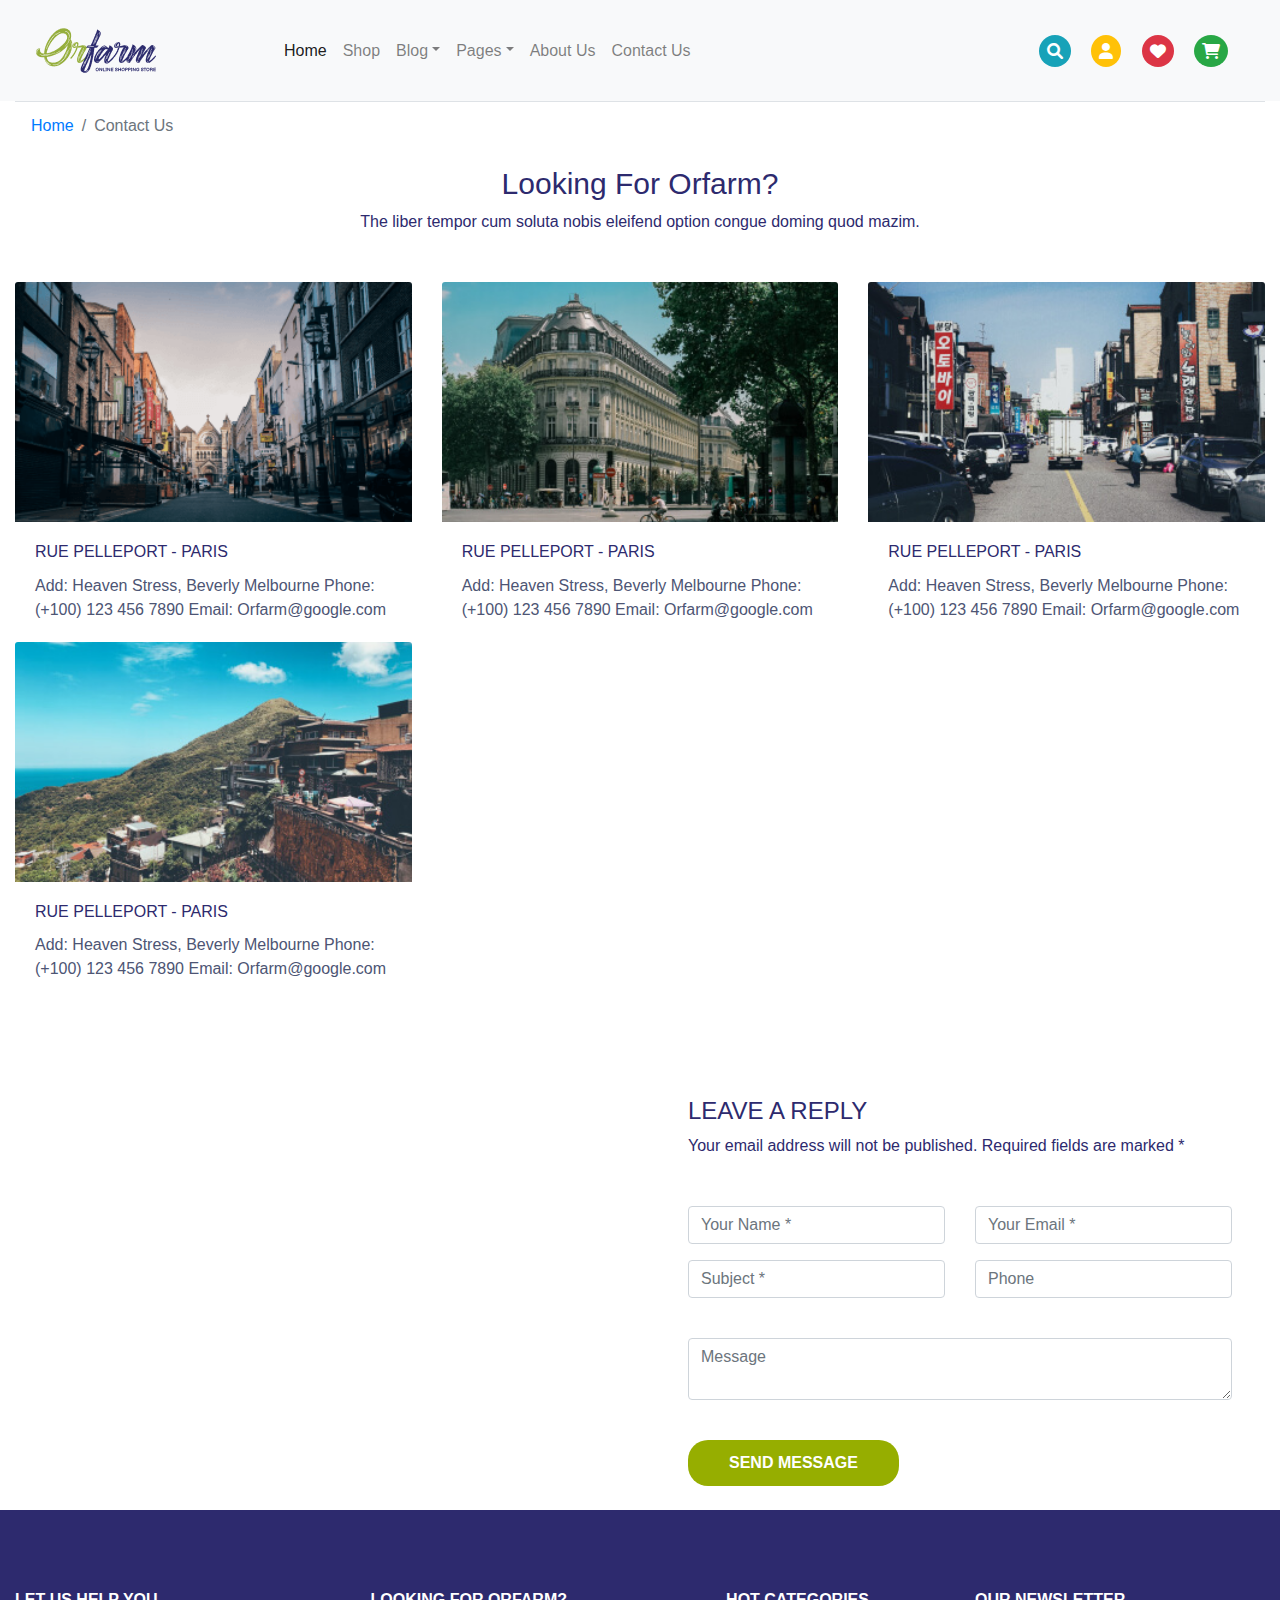
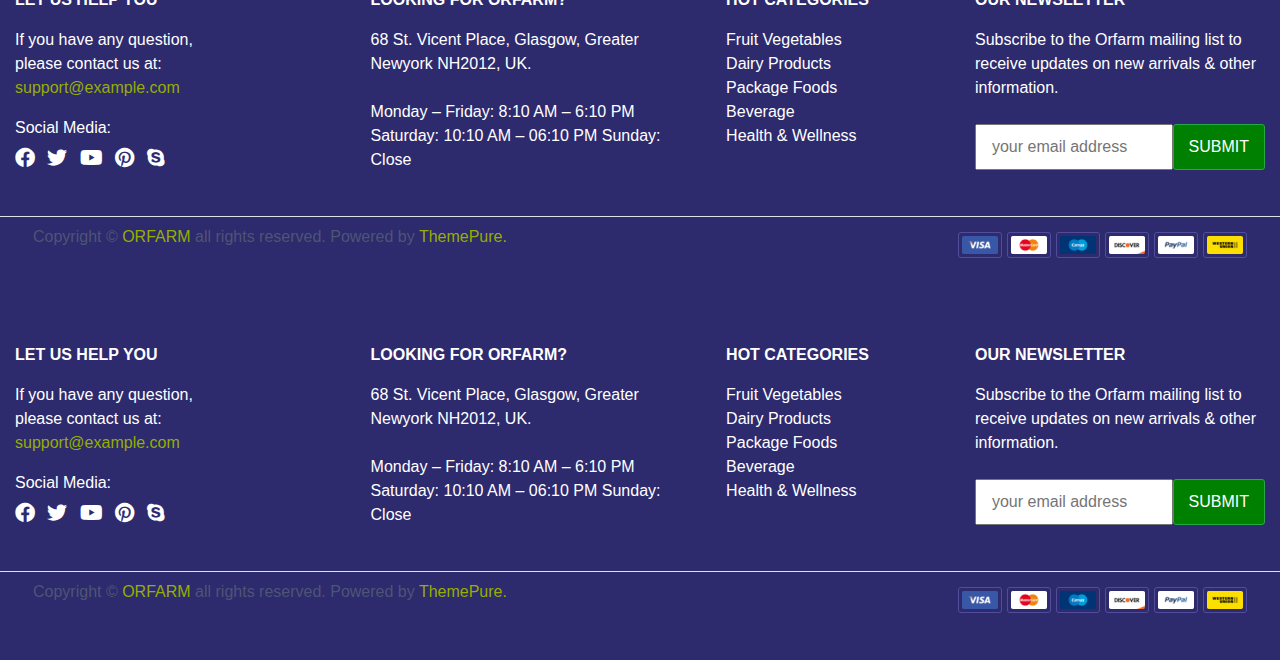
<file: html/contact.html>
<!doctype html>
<html lang="en">

<head>
    <title>ORFARM-Multipurpose</title>
    <!-- Required meta tags -->
    <meta charset="utf-8">
    <meta name="viewport" content="width=device-width, initial-scale=1, shrink-to-fit=no">
    <!-- Bootstrap CSS -->
    <link rel="stylesheet" href="../lib/bootstrap-4/css/bootstrap.min.css">
    <link rel="stylesheet" href="../plugins/icon/font-awesome/css/all.min.css">
    <link rel="shortcut icon" href="../img/favicon.jpg" type="image/x-icon">
    <link rel="stylesheet" href="../css/main.css">
    <link rel="stylesheet" href="../css/yourcart.css">
    <link rel="stylesheet" href="../css/search.css">
</head>

<body>
    <div id="preloder">
        <div class="loader">
        </div>
    </div>
    <a id="scroll_top">
        <i class="fas fa-arrow-circle-up fixed-bottom icon__to__top "></i>
    </a>
    <header>
        <nav class="navbar navbar-expand-sm navbar-light bg-light">
            <a href="index.html"><img src="../img/logo.jpg" alt="" style="margin-right: 100px;padding: 20px;"></a>
            <button class="navbar-toggler d-lg-none" type="button" data-toggle="collapse"
                data-target="#collapsibleNavId" aria-controls="collapsibleNavId" aria-expanded="false"
                aria-label="Toggle navigation">
                <span class="navbar-toggler-icon"></span>
            </button>
            <div class="collapse navbar-collapse" id="collapsibleNavId">
                <ul class="navbar-nav mr-auto mt-2 mt-lg-0">
                    <li class="nav-item active">
                        <a class="nav-link" href="index.html">Home <span class="sr-only">(current)</span></a>
                    </li>
                    <li class="nav-item">
                        <a class="nav-link" href="#">Shop</a>
                    </li>
                    <li class="nav-item dropdown">
                        <a class="nav-link dropdown-toggle" href="#" id="dropdownId" data-toggle="dropdown"
                            aria-haspopup="true" aria-expanded="false">Blog</a>
                        <div class="dropdown-menu" aria-labelledby="dropdownId">
                            <a class="dropdown-item" href="#">Action 1</a>
                            <a class="dropdown-item" href="#">Action 2</a>
                        </div>
                    </li>
                    <li class="nav-item dropdown">
                        <a class="nav-link dropdown-toggle" href="#" id="dropdownId" data-toggle="dropdown"
                            aria-haspopup="true" aria-expanded="false">Pages</a>
                        <div class="dropdown-menu" aria-labelledby="dropdownId">
                            <a class="dropdown-item" href="#">Action 1</a>
                            <a class="dropdown-item" href="#">Action 2</a>
                        </div>
                    </li>
                    <li class="nav-item">
                        <a class="nav-link" href="about.html">About Us</a>
                    </li>
                    <li class="nav-item">
                        <a class="nav-link" href="contact.html">Contact Us</a>
                    </li>
                </ul>
                <div class="link mt-3 mb-3" style="margin-right: 20px;">
                    <a href=""><i class="fas fa-search mr-3 p-2 bg-info icon-search"></i></a>
                    <a href="singin.html"><i class="fas fa-user p-2 mr-3 bg-warning"></i></a>
                    <a href="heart.html"><i class="fas fa-heart p-2 mr-3 bg-danger"></i></a>
                    <a href=""><i class="fa-solid fa-cart-shopping p-2 mr-3 bg-success card-icon"></i></a>
                </div>
            </div>
        </nav>
        <!-- your card -->
        <div class="modal-card hide">
            <div class="modal-inner__card">
                <div class="modal-header bg-light align-items-center justify-content-between">
                    <h6 class="text-uppercase title">Your cart</h6>
                    <i class="fas fa-close close-icon"></i>
                </div>
                <div class="modal__body">
                    <div class=" card pt-2">
                        <div class="row">
                            <span class="badge badge-white position-absolute ml-4">
                                <i class="fa fa-close"></i>
                            </span>
                            <img class="card-img-top w-25 ml-4" src="../img/product-1.jpg" alt="">
                            <div class="card-body">
                                <h6 class="card-title">Stacy's Pita Chips Parmesan Garlic </h6>
                                <p class="card-text">1x <span class="text-success">$162.00</span></p>
                            </div>
                        </div>
                    </div>
                    <div class=" card pt-2">
                        <div class="row">
                            <span class="badge badge-white position-absolute ml-4">
                                <i class="fa fa-close"></i>
                            </span>
                            <img class="card-img-top w-25 ml-4" src="../img/product-2.jpg" alt="">
                            <div class="card-body">
                                <h6 class="card-title">Stacy's Pita Chips Parmesan Garlic </h6>
                                <p class="card-text">1x <span class="text-success">$162.00</span></p>
                            </div>
                        </div>
                    </div>
                    <div class=" card pt-2">
                        <div class="row">
                            <span class="badge badge-white position-absolute ml-4">
                                <i class="fa fa-close"></i>
                            </span>
                            <img class="card-img-top w-25 ml-4" src="../img/product-3.jpg" alt="">
                            <div class="card-body">
                                <h6 class="card-title">Stacy's Pita Chips Parmesan Garlic </h6>
                                <p class="card-text">1x <span class="text-success">$162.00</span></p>
                            </div>
                        </div>
                    </div>
                </div>
                <div class="modal__footer">
                    <div class="form-group mt-5 border-top pt-5">
                        <label for="" class=" row justify-content-around">
                            <h6>SUBTOTAL:</h6>
                            <h5 class="font-weight-bold">$300.00</h5>
                        </label>
                        <div class="form-btn row justify-content-around align-items-center flex-column ">
                            <a name="" id="" class="btn btn-success btn-3 w-75 mb-2" href="cart.html" role="button">View
                                Cart</a>
                            <a name="" id="" class="btn btn-success btn-3 w-75" href="cart.html" role="button">Check
                                Out</a>
                        </div>
                    </div>
                </div>
            </div>
        </div>
        <!-- search -->
        <div class="modal hide">
            <div class="modal__inner">
                <div class="modal__body">
                    <i class="fas fa-close icon-close"></i>
                    <h4 style="color: #4D5574; margin-bottom: 30px;">WHAT ARE YOU LOOKING FOR?</h4>
                    <div class="form-group search text-up">
                        <input type="text" class="inp__search" placeholder="search product">
                        <i class="fa fa-search pr-3"></i>
                    </div>
                </div>
            </div>
        </div>
    </header>
    <main>
        <div class="container-fluid">
            <nav aria-label="breadcrumb" class="border-top">
                <ol class="breadcrumb bg-white">
                    <li class="breadcrumb-item"><a href="index.html">Home</a></li>
                    <li class="breadcrumb-item active" aria-current="page">Contact Us</li>
                </ol>
                <div class="title text-center mb-5 ">
                    <h4 style="color: #2D2A6E; font-size: 30px;">Looking For Orfarm?</h4>
                    <span>The liber tempor cum soluta nobis eleifend option congue doming quod mazim.</span>
                </div>
            </nav>
            <div class="row my-3">
                <div class="col-md-4">
                    <div class="card text-left border-0">
                        <img class="card-img-top" src="../img/contact-1.jpg" alt="">
                        <div class="card-body">
                            <h6 class="card-title">RUE PELLEPORT - PARIS</h6>
                            <p class="card-text">Add: Heaven Stress, Beverly Melbourne
                                Phone: (+100) 123 456 7890
                                Email: Orfarm@google.com</p>
                        </div>
                    </div>
                </div>
                <div class="col-md-4">
                    <div class="card text-left border-0">
                        <img class="card-img-top" src="../img/contact-2.jpg" alt="">
                        <div class="card-body">
                            <h6 class="card-title">RUE PELLEPORT - PARIS</h6>
                            <p class="card-text">Add: Heaven Stress, Beverly Melbourne
                                Phone: (+100) 123 456 7890
                                Email: Orfarm@google.com</p>
                        </div>
                    </div>
                </div>
                <div class="col-md-4">
                    <div class="card text-left border-0">
                        <img class="card-img-top" src="../img/contact-3.jpg" alt="">
                        <div class="card-body">
                            <h6 class="card-title">RUE PELLEPORT - PARIS</h6>
                            <p class="card-text">Add: Heaven Stress, Beverly Melbourne
                                Phone: (+100) 123 456 7890
                                Email: Orfarm@google.com</p>
                        </div>
                    </div>
                </div>
                <div class="col-md-4">
                    <div class="card text-left border-0">
                        <img class="card-img-top" src="../img/contact-4.jpg" alt="">
                        <div class="card-body">
                            <h6 class="card-title">RUE PELLEPORT - PARIS</h6>
                            <p class="card-text">Add: Heaven Stress, Beverly Melbourne
                                Phone: (+100) 123 456 7890
                                Email: Orfarm@google.com</p>
                        </div>
                    </div>
                </div>
            </div>
        </div>
        <div class="container-fluid">
            <div class="row mt-5">
                <div class="col-md-6">
                    <iframe
                        src="https://www.google.com/maps/embed?pb=!1m18!1m12!1m3!1d1922.574020034117!2d105.7839860910658!3d21.046758859908927!2m3!1f0!2f0!3f0!3m2!1i1024!2i768!4f13.1!3m3!1m2!1s0x3135ab3b4220c2bd%3A0x1c9e359e2a4f618c!2sB%C3%A1ch%20Khoa%20Aptech!5e0!3m2!1svi!2s!4v1677142231251!5m2!1svi!2s"
                        width="100%" height="100%" style="border:0;" allowfullscreen="" loading="lazy"
                        referrerpolicy="no-referrer-when-downgrade"></iframe>
                </div>
                <div class="col-md-6 px-5">
                    <div class="title my-5">
                        <h4>LEAVE A REPLY</h4>
                        <p>Your email address will not be published. Required fields are marked *</p>
                    </div>
                    <form>
                        <div class="row">
                            <div class="col-md-6 col-sm-12 mb-3">
                                <input type="text" class="form-control" placeholder="Your Name *">
                            </div>
                            <div class="col-md-6 col-sm-12 mb-3">
                                <input type="text" class="form-control" placeholder="Your Email *">
                            </div>
                        </div>
                        <div class="row">
                            <div class="col-md-6 col-sm-12 mb-3">
                                <input type="text" class="form-control" placeholder="Subject *">
                            </div>
                            <div class="col-md-6 col-sm-12 mb-3">
                                <input type="text" class="form-control" placeholder="Phone">
                            </div>
                        </div>
                        <div class="form-group mt-4">
                            <textarea class="form-control" name="" id="" rows="auto" placeholder="Message"></textarea>
                        </div>
                        <a name="" id="" class="btn btn-3 my-4" href="#" role="button">SEND MESSAGE</a>
                    </form>
                </div>
            </div>
        </div>
    </main>
    <footer style="background-color: #2D2A6E;padding-top:30px; padding-bottom: 20px;width: 100%;">
        <div class="container-fluid text-white" style="padding-bottom: 30px;">
            <div class="row justify-content-between">
                <div class="col-md-3 col-sm-12">
                    <p class="font-weight-bold mt-5 text-white">LET US HELP YOU</p>
                    <span>If you have any question,
                        <p> please
                            contact us at: <span style="color: #96AE00;"> support@example.com</span>
                    </span></p>
                    <span class="text-capitalize">social media:</span>
                    <div class="link mt-2">
                        <a href=""><i class="fa-brands fa-facebook mr-2 icon-ft"></i></a>
                        <a href=""><i class="fa-brands fa-twitter mr-2 icon-ft"></i></a>
                        <a href=""><i class="fa-brands fa-youtube mr-2 icon-ft"></i></a>
                        <a href=""><i class="fa-brands fa-pinterest mr-2 icon-ft"></i></a>
                        <a href=""><i class="fa-brands fa-skype mr-2 icon-ft"></i></a>
                    </div>
                </div>
                <div class="col-md-3 col-sm-12">
                    <p class="font-weight-bold mt-5 text-white">LOOKING FOR ORFARM?</p>
                    <span>
                        68 St. Vicent Place, Glasgow, Greater
                        Newyork NH2012, UK.</span>
                    <div class="mt-4">Monday – Friday: 8:10 AM – 6:10 PM
                        Saturday: 10:10 AM – 06:10 PM
                        Sunday: Close</div>
                </div>
                <div class="col-md-2  hot-categories">
                    <p class="font-weight-bold mt-5 text-white">HOT CATEGORIES</p>
                    <ul class="list-unstyled">
                        <li><a class="text-ft-a" href="">Fruit Vegetables</a></li>
                        <li><a class="text-ft-a" href="">Dairy Products</a></li>
                        <li><a class="text-ft-a" href="">Package Foods</a></li>
                        <li><a class="text-ft-a" href="">Beverage</a></li>
                        <li><a class="text-ft-a" href="">Health & Wellness</a></li>
                    </ul>
                </div>
                <div class="col-md-3 col-sm-12">
                    <p class="font-weight-bold mt-5 text-white">OUR NEWSLETTER</p>
                    <span class="ml-">Subscribe to the Orfarm mailing list to receive updates on new arrivals & other
                        information.</span>
                    <div class="form-group d-flex mt-4">
                        <input type="text" class="inp-ft w-75" placeholder="your email address">
                        <a href="" class="btn btn-outline-success btn-ft text-decoration-none text-white"
                            type="button">SUBMIT</a>
                    </div>
                </div>
            </div>
        </div>
        <div class="container-fluid border-top pt-2 px-5">
            <div class="row justify-content-between align-items-center">
                <p>Copyright © <a href="" style="color: #96AE00;"> ORFARM</a> all rights reserved. Powered by <a href=""
                        style="color: #96AE00;">ThemePure.</a> </p>
                <img class="" src="../img/footer.jpg" alt="">
            </div>
        </div>
        <footer style="background-color: #2D2A6E;padding-top:30px; padding-bottom: 20px;width: 100%;">
            <div class="container-fluid text-white" style="padding-bottom: 30px;">
                <div class="row justify-content-between">
                    <div class="col-md-3 col-sm-12">
                        <p class="font-weight-bold mt-5 text-white">LET US HELP YOU</p>
                        <span>If you have any question,
                            <p> please
                                contact us at: <span style="color: #96AE00;"> support@example.com</span>
                        </span></p>
                        <span class="text-capitalize">social media:</span>
                        <div class="link mt-2">
                            <a href=""><i class="fa-brands fa-facebook mr-2 icon-ft"></i></a>
                            <a href=""><i class="fa-brands fa-twitter mr-2 icon-ft"></i></a>
                            <a href=""><i class="fa-brands fa-youtube mr-2 icon-ft"></i></a>
                            <a href=""><i class="fa-brands fa-pinterest mr-2 icon-ft"></i></a>
                            <a href=""><i class="fa-brands fa-skype mr-2 icon-ft"></i></a>
                        </div>
                    </div>
                    <div class="col-md-3 col-sm-12">
                        <p class="font-weight-bold mt-5 text-white">LOOKING FOR ORFARM?</p>
                        <span>
                            68 St. Vicent Place, Glasgow, Greater
                            Newyork NH2012, UK.</span>
                        <div class="mt-4">Monday – Friday: 8:10 AM – 6:10 PM
                            Saturday: 10:10 AM – 06:10 PM
                            Sunday: Close</div>
                    </div>
                    <div class="col-md-2  hot-categories">
                        <p class="font-weight-bold mt-5 text-white">HOT CATEGORIES</p>
                        <ul class="list-unstyled">
                            <li><a class="text-ft-a" href="">Fruit Vegetables</a></li>
                            <li><a class="text-ft-a" href="">Dairy Products</a></li>
                            <li><a class="text-ft-a" href="">Package Foods</a></li>
                            <li><a class="text-ft-a" href="">Beverage</a></li>
                            <li><a class="text-ft-a" href="">Health & Wellness</a></li>
                        </ul>
                    </div>
                    <div class="col-md-3 col-sm-12">
                        <p class="font-weight-bold mt-5 text-white">OUR NEWSLETTER</p>
                        <span class="ml-">Subscribe to the Orfarm mailing list to receive updates on new arrivals &
                            other
                            information.</span>
                        <div class="form-group d-flex mt-4">
                            <input type="text" class="inp-ft w-75" placeholder="your email address">
                            <a href="" class="btn btn-outline-success btn-ft text-decoration-none text-white"
                                type="button">SUBMIT</a>
                        </div>
                    </div>
                </div>
            </div>
            <div class="container-fluid border-top pt-2 px-5">
                <div class="row justify-content-between align-items-center">
                    <p>Copyright © <a href="" style="color: #96AE00;"> ORFARM</a> all rights reserved. Powered by <a
                            href="" style="color: #96AE00;">ThemePure.</a> </p>
                    <img class="" src="../img/footer.jpg" alt="">
                </div>
            </div>
        </footer>
        <!-- Optional JavaScript -->
        <!-- jQuery first, then Popper.js, then Bootstrap JS -->
        <script src="../lib/jquery-3.6.3.min.js"></script>
        <script src="../lib/popper.min.js"></script>
        <script src="../lib/bootstrap-4/js/bootstrap.min.js"></script>
        <script src="../js/app.js"></script>
</body>

</html>
</file>
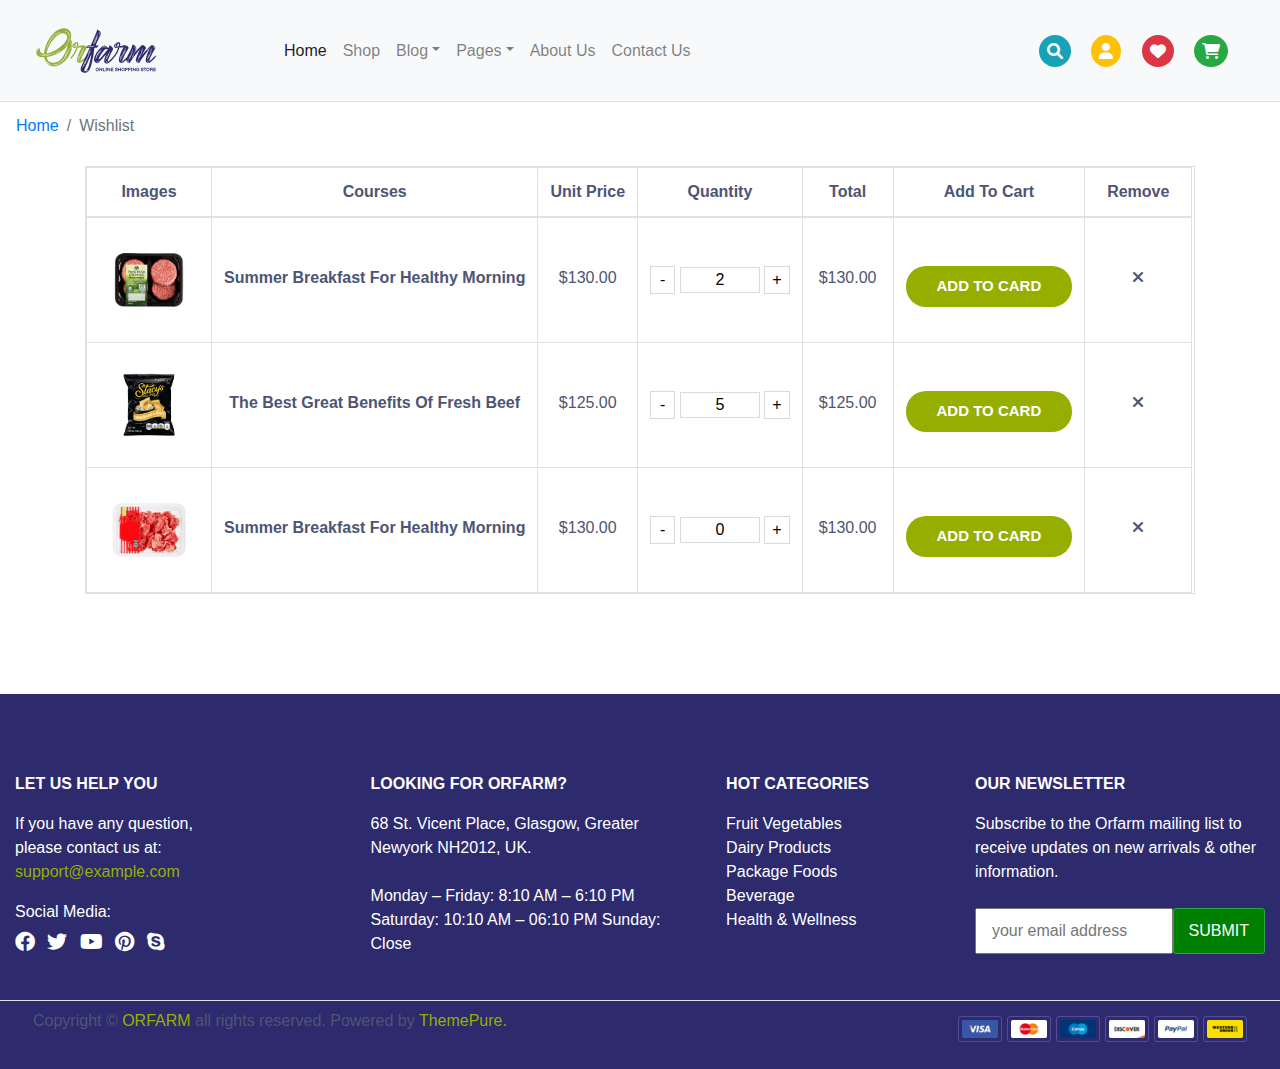
<file: html/heart.html>
<!doctype html>
<html lang="en">

<head>
    <title>ORFARM-Multipurpose</title>
    <!-- Required meta tags -->
    <meta charset="utf-8">
    <meta name="viewport" content="width=device-width, initial-scale=1, shrink-to-fit=no">
    <!-- owl carosel -->
    <!-- Bootstrap CSS -->
    <link rel="stylesheet" href="../lib/bootstrap-4/css/bootstrap.min.css">
    <link rel="stylesheet" href="../plugins/icon/font-awesome/css/all.min.css">
    <link rel="shortcut icon" href="../img/favicon.jpg" type="image/x-icon">
    <link rel="stylesheet" href="../css/main.css">
    <link rel="stylesheet" href="../css/yourcart.css">
    <link rel="stylesheet" href="../css/search.css">
    <link rel="stylesheet" href="../css/heart.css">
</head>

<body>
    <div id="preloder">
        <div class="loader">
        </div>
    </div>
    <a id="scroll_top">
        <i class="fas fa-arrow-circle-up fixed-bottom icon__to__top "></i>
    </a>
    <header>
        <nav class="navbar navbar-expand-sm navbar-light bg-light">
            <a href="index.html"><img src="../img/logo.jpg" alt="" style="margin-right: 100px;padding: 20px;"></a>
            <button class="navbar-toggler d-lg-none" type="button" data-toggle="collapse"
                data-target="#collapsibleNavId" aria-controls="collapsibleNavId" aria-expanded="false"
                aria-label="Toggle navigation">
                <span class="navbar-toggler-icon"></span>
            </button>
            <div class="collapse navbar-collapse" id="collapsibleNavId">
                <ul class="navbar-nav mr-auto mt-2 mt-lg-0">
                    <li class="nav-item active">
                        <a class="nav-link" href="index-1.html">Home <span class="sr-only">(current)</span></a>
                    </li>
                    <li class="nav-item">
                        <a class="nav-link" href="listproduct.html">Shop</a>
                    </li>
                    <li class="nav-item dropdown">
                        <a class="nav-link dropdown-toggle" href="#" id="dropdownId" data-toggle="dropdown"
                            aria-haspopup="true" aria-expanded="false">Blog</a>
                        <div class="dropdown-menu" aria-labelledby="dropdownId">
                            <a class="dropdown-item" href="#">Action 1</a>
                            <a class="dropdown-item" href="#">Action 2</a>
                        </div>
                    </li>
                    <li class="nav-item dropdown">
                        <a class="nav-link dropdown-toggle" href="#" id="dropdownId" data-toggle="dropdown"
                            aria-haspopup="true" aria-expanded="false">Pages</a>
                        <div class="dropdown-menu" aria-labelledby="dropdownId">
                            <a class="dropdown-item" href="#">Action 1</a>
                            <a class="dropdown-item" href="#">Action 2</a>
                        </div>
                    </li>
                    <li class="nav-item">
                        <a class="nav-link" href="about.html">About Us</a>
                    </li>
                    <li class="nav-item">
                        <a class="nav-link" href="contact.html">Contact Us</a>
                    </li>
                </ul>
                <div class="link mt-3 mb-3" style="margin-right: 20px;">
                    <a href=""><i class="fas fa-search mr-3 p-2 bg-info icon-search"></i></a>
                    <a href="singin.html"><i class="fas fa-user p-2 mr-3 bg-warning"></i></a>
                    <a href="heart.html"><i class="fas fa-heart p-2 mr-3 bg-danger"></i></a>
                    <a href=""><i class="fa-solid fa-cart-shopping p-2 mr-3 bg-success card-icon"></i></a>
                </div>
            </div>
        </nav>
        <!-- your card -->
        <div class="modal-card hide">
            <div class="modal-inner__card">
                <div class="modal-header bg-light align-items-center justify-content-between">
                    <h6 class="text-uppercase title">Your cart</h6>
                    <i class="fas fa-close close-icon"></i>
                </div>
                <div class="modal__body">
                    <div class=" card pt-2">
                        <div class="row">
                            <span class="badge badge-white position-absolute ml-4">
                                <i class="fa fa-close"></i>
                            </span>
                            <img class="card-img-top w-25 ml-4" src="../img/product-1.jpg" alt="">
                            <div class="card-body">
                                <h6 class="card-title">Stacy's Pita Chips Parmesan Garlic </h6>
                                <p class="card-text">1x <span class="text-success">$162.00</span></p>
                            </div>
                        </div>
                    </div>
                    <div class=" card pt-2">
                        <div class="row">
                            <span class="badge badge-white position-absolute ml-4">
                                <i class="fa fa-close"></i>
                            </span>
                            <img class="card-img-top w-25 ml-4" src="../img/product-2.jpg" alt="">
                            <div class="card-body">
                                <h6 class="card-title">Stacy's Pita Chips Parmesan Garlic </h6>
                                <p class="card-text">1x <span class="text-success">$162.00</span></p>
                            </div>
                        </div>
                    </div>
                    <div class=" card pt-2">
                        <div class="row">
                            <span class="badge badge-white position-absolute ml-4">
                                <i class="fa fa-close"></i>
                            </span>
                            <img class="card-img-top w-25 ml-4" src="../img/product-3.jpg" alt="">
                            <div class="card-body">
                                <h6 class="card-title">Stacy's Pita Chips Parmesan Garlic </h6>
                                <p class="card-text">1x <span class="text-success">$162.00</span></p>
                            </div>
                        </div>
                    </div>
                </div>
                <div class="modal__footer">
                    <div class="form-group mt-5 border-top pt-5">
                        <label for="" class=" row justify-content-around">
                            <h6>SUBTOTAL:</h6>
                            <h5 class="font-weight-bold">$300.00</h5>
                        </label>
                        <div class="form-btn row justify-content-around align-items-center flex-column ">
                            <a name="" id="" class="btn btn-success btn-3 w-75 mb-2" href="cart.html" role="button">View
                                Cart</a>
                            <a name="" id="" class="btn btn-success btn-3 w-75" href="cart.html" role="button">Check
                                Out</a>
                        </div>
                    </div>
                </div>
            </div>
        </div>
        <!-- search -->
        <div class="modal hide">
            <div class="modal__inner">
                <div class="modal__body">
                    <i class="fas fa-close icon-close"></i>
                    <h4 style="color: #4D5574; margin-bottom: 30px;">WHAT ARE YOU LOOKING FOR?</h4>
                    <div class="form-group search text-up">
                        <input type="text" class="inp__search" placeholder="search product">
                        <i class="fa fa-search pr-3"></i>
                    </div>
                </div>
            </div>
        </div>
    </header>
    <main>
        <nav aria-label="breadcrumb" class="border-top">
            <ol class="breadcrumb bg-white">
                <li class="breadcrumb-item"><a href="index.html">Home</a></li>
                <li class="breadcrumb-item active" aria-current="page">Wishlist</li>
            </ol>
        </nav>
        <div class="container">
            <table class="table table-bordered table-responsive">
                <thead>
                    <tr class="text-center">
                        <th scope="col">Images</th>
                        <th scope="col">Courses</th>
                        <th scope="col">Unit Price</th>
                        <th scope="col">Quantity</th>
                        <th scope="col">Total</th>
                        <th scope="col">Add To Cart</th>
                        <th scope="col">Remove</th>
                    </tr>
                </thead>
                <tbody>
                    <tr>
                        <th scope="row" class="text-center">
                            <img style="height: 100px; width: 100px;" src="../img/product-details-1.jpg" alt="">
                        </th>
                        <div class="align-items-center justify-content-center d-flex">
                            <td class="text-center font-weight-bold pt-5 mt-2">Summer Breakfast For Healthy Morning</td>
                            <td class="text-center pt-5">$130.00</td>
                            <td class="text-center pt-5">
                                <div class="form-group ">
                                    <button class="pd-sub"
                                        style="border: none; outline: none;border: 1px solid #dadada;">-</button>
                                    <input type="text" class="input text-center" value="2">
                                    <button class="pd-sum"
                                        style="border: none; outline: none;border: 1px solid #dadada;">+</button>
                                </div>
                            </td>
                            <td class="text-center pt-5 px-3">$130.00</td>
                            <td class="text-center pt-5 "><a name="" id="" class="btn btn-add" href="order.html"
                                    role="button">ADD
                                    TO CARD</a></td>
                            <td class="text-center pt-5 px-5"><i class="fa fa-close"></i></td>
                        </div>
                    </tr>
                    <tr>
                        <th scope="row" class="text-center">
                            <img style="height: 100px; width: 100px;" src="../img/product-details-2.jpg" alt="">
                        </th>
                        <div class="align-items-center justify-content-center d-flex">
                            <td class="text-center font-weight-bold pt-5 mt-2">The Best Great Benefits Of Fresh Beef
                            </td>
                            <td class="text-center pt-5">$125.00</td>
                            <td class="text-center pt-5">
                                <div class="form-group">
                                    <button class="pd-sub"
                                        style="border: none; outline: none;border: 1px solid #dadada;">-</button>
                                    <input type="text" class="input text-center" value="5">
                                    <button class="pd-sum"
                                        style="border: none; outline: none;border: 1px solid #dadada;">+</button>
                                </div>
                            </td>
                            <td class="text-center pt-5">$125.00</td>
                            <td class="text-center pt-5"><a name="" id="" class="btn btn-add" href="order.html"
                                    role="button">ADD
                                    TO CARD</a></td>
                            <td class="text-center pt-5"><i class="fa fa-close"></i></td>
                        </div>
                    </tr>
                    <tr>
                        <th scope="row" class="text-center">
                            <img style="height: 100px; width: 100px;" src="../img/product-5.jpg" alt="">
                        </th>
                        <div class="align-items-center justify-content-center d-flex">
                            <td class="text-center font-weight-bold pt-5 mt-2">Summer Breakfast For Healthy Morning</td>
                            <td class="text-center pt-5">$130.00</td>
                            <td class="text-center pt-5">
                                <div class="form-group">
                                    <button class="pd-sub"
                                        style="border: none; outline: none;border: 1px solid #dadada;">-</button>
                                    <input type="text" class="input text-center" value="0">
                                    <button class="pd-sum"
                                        style="border: none; outline: none;border: 1px solid #dadada;">+</button>
                                </div>
                            </td>
                            <td class="text-center pt-5">$130.00</td>
                            <td class="text-center pt-5"><a name="" id="" class="btn btn-add" href="order.html"
                                    role="button">ADD
                                    TO CARD</a></td>
                            <td class="text-center pt-5"><i class="fa fa-close"></i></td>
                        </div>
                    </tr>
                </tbody>
            </table>
        </div>
    </main>
    <footer style="background-color: #2D2A6E;padding-top:30px; padding-bottom: 20px;width: 100%;">
        <div class="container-fluid text-white" style="padding-bottom: 30px;">
            <div class="row justify-content-between">
                <div class="col-md-3 col-sm-12">
                    <p class="font-weight-bold mt-5 text-white">LET US HELP YOU</p>
                    <span>If you have any question,
                        <p> please
                            contact us at: <span style="color: #96AE00;"> support@example.com</span>
                    </span></p>
                    <span class="text-capitalize">social media:</span>
                    <div class="link mt-2">
                        <a href=""><i class="fa-brands fa-facebook mr-2 icon-ft"></i></a>
                        <a href=""><i class="fa-brands fa-twitter mr-2 icon-ft"></i></a>
                        <a href=""><i class="fa-brands fa-youtube mr-2 icon-ft"></i></a>
                        <a href=""><i class="fa-brands fa-pinterest mr-2 icon-ft"></i></a>
                        <a href=""><i class="fa-brands fa-skype mr-2 icon-ft"></i></a>
                    </div>
                </div>
                <div class="col-md-3 col-sm-12">
                    <p class="font-weight-bold mt-5 text-white">LOOKING FOR ORFARM?</p>
                    <span>
                        68 St. Vicent Place, Glasgow, Greater
                        Newyork NH2012, UK.</span>
                    <div class="mt-4">Monday – Friday: 8:10 AM – 6:10 PM
                        Saturday: 10:10 AM – 06:10 PM
                        Sunday: Close</div>
                </div>
                <div class="col-md-2  hot-categories">
                    <p class="font-weight-bold mt-5 text-white">HOT CATEGORIES</p>
                    <ul class="list-unstyled">
                        <li><a class="text-ft-a" href="">Fruit Vegetables</a></li>
                        <li><a class="text-ft-a" href="">Dairy Products</a></li>
                        <li><a class="text-ft-a" href="">Package Foods</a></li>
                        <li><a class="text-ft-a" href="">Beverage</a></li>
                        <li><a class="text-ft-a" href="">Health & Wellness</a></li>
                    </ul>
                </div>
                <div class="col-md-3 col-sm-12">
                    <p class="font-weight-bold mt-5 text-white">OUR NEWSLETTER</p>
                    <span class="ml-">Subscribe to the Orfarm mailing list to receive updates on new arrivals & other
                        information.</span>
                    <div class="form-group d-flex mt-4">
                        <input type="text" class="inp-ft w-75" placeholder="your email address">
                        <a href="" class="btn btn-outline-success btn-ft text-decoration-none text-white"
                            type="button">SUBMIT</a>
                    </div>
                </div>
            </div>
        </div>
        <div class="container-fluid border-top pt-2 px-5">
            <div class="row justify-content-between align-items-center">
                <p>Copyright © <a href="" style="color: #96AE00;"> ORFARM</a> all rights reserved. Powered by <a href=""
                        style="color: #96AE00;">ThemePure.</a> </p>
                <img class="" src="../img/footer.jpg" alt="">
            </div>
        </div>
    </footer>

    <!-- Optional JavaScript -->
    <!-- jQuery first, then Popper.js, then Bootstrap JS -->
    <script src="../lib/jquery-3.6.3.min.js"></script>
    <script src="../lib/popper.min.js"></script>
    <script src="../lib/bootstrap-4/js/bootstrap.min.js"></script>
    <script src="../js/app.js"></script>
</body>

</html>
</file>
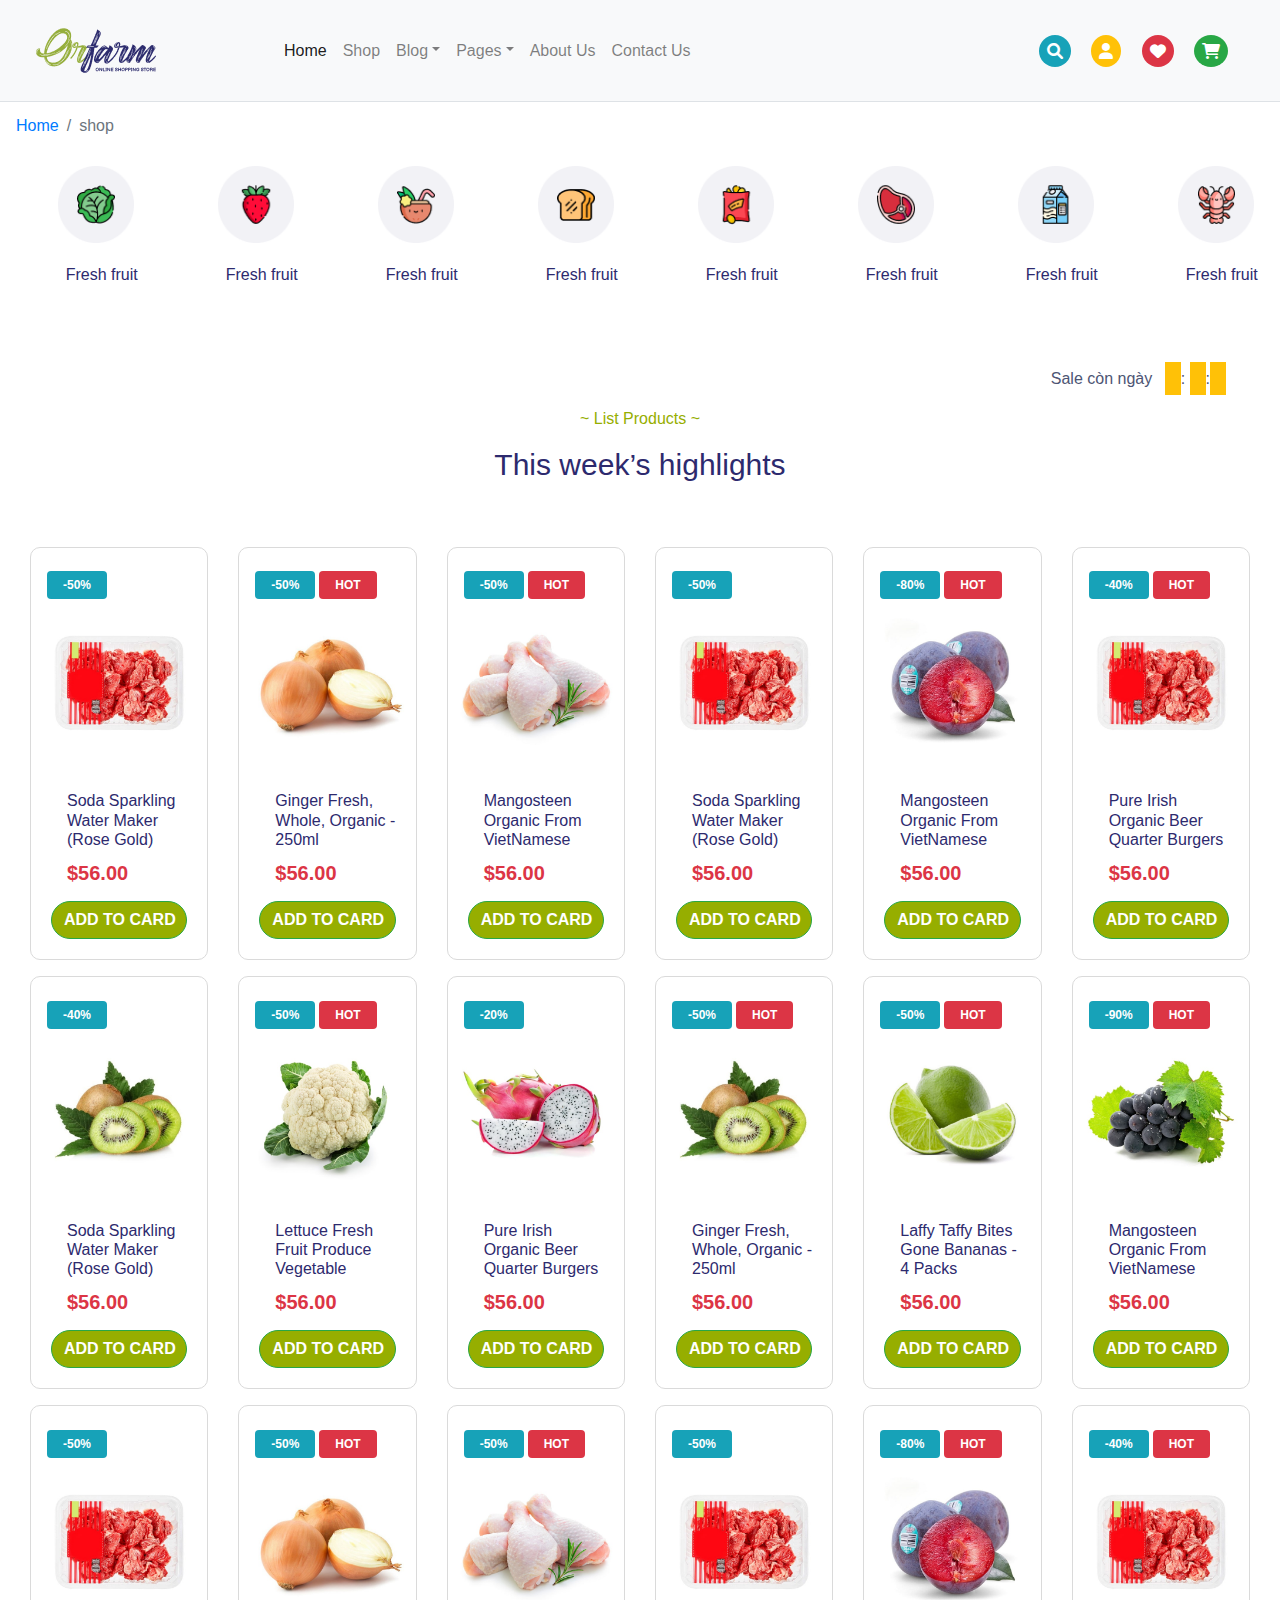
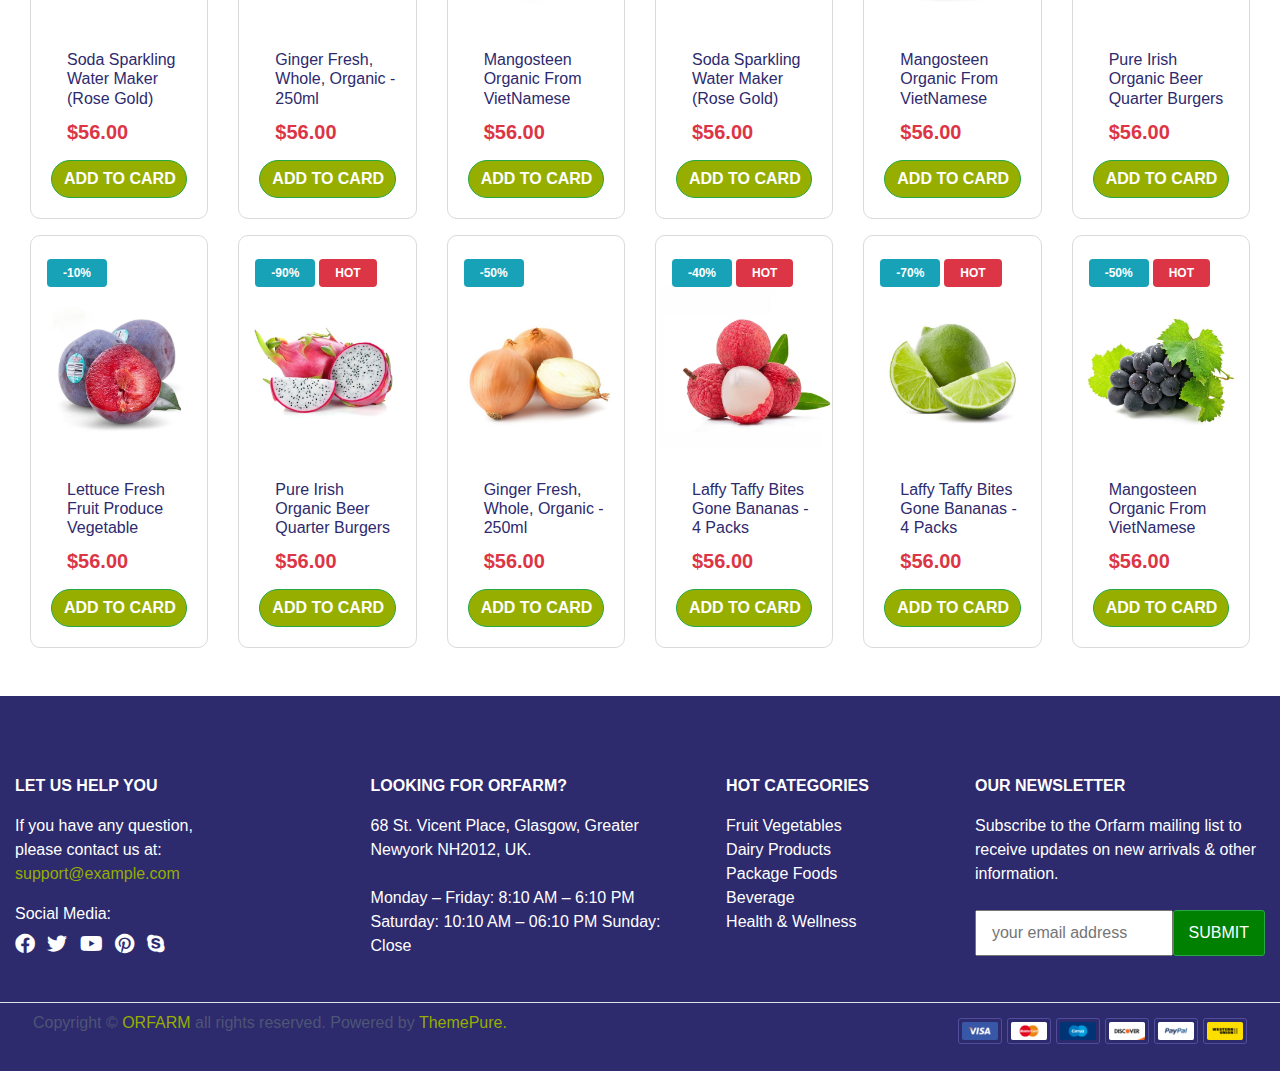
<file: html/listproduct.html>
<!doctype html>
<html lang="en">

<head>
    <title>ORFARM-Multipurpose</title>
    <!-- Required meta tags -->
    <meta charset="utf-8">
    <meta name="viewport" content="width=device-width, initial-scale=1, shrink-to-fit=no">
    <!-- Bootstrap CSS -->
    <link rel="stylesheet" href="../lib/bootstrap-4/css/bootstrap.min.css">
    <link rel="stylesheet" href="../plugins/icon/font-awesome/css/all.min.css">
    <link rel="shortcut icon" href="../img/favicon.jpg" type="image/x-icon">
    <link rel="stylesheet" href="../css/main.css">
    <link rel="stylesheet" href="../css/yourcart.css">
    <link rel="stylesheet" href="../css/search.css">
</head>

<body>
    <div id="preloder">
        <div class="loader">
        </div>
    </div>
    <a id="scroll_top">
        <i class="fas fa-arrow-circle-up fixed-bottom icon__to__top "></i>
    </a>
    <header>
        <nav class="navbar navbar-expand-sm navbar-light bg-light">
            <a href="index.html"><img src="../img/logo.jpg" alt="" style="margin-right: 100px;padding: 20px;"></a>
            <button class="navbar-toggler d-lg-none" type="button" data-toggle="collapse"
                data-target="#collapsibleNavId" aria-controls="collapsibleNavId" aria-expanded="false"
                aria-label="Toggle navigation">
                <span class="navbar-toggler-icon"></span>
            </button>
            <div class="collapse navbar-collapse" id="collapsibleNavId">
                <ul class="navbar-nav mr-auto mt-2 mt-lg-0">
                    <li class="nav-item active">
                        <a class="nav-link" href="index.html">Home <span class="sr-only">(current)</span></a>
                    </li>
                    <li class="nav-item">
                        <a class="nav-link" href="listproduct.html">Shop</a>
                    </li>
                    <li class="nav-item dropdown">
                        <a class="nav-link dropdown-toggle" href="#" id="dropdownId" data-toggle="dropdown"
                            aria-haspopup="true" aria-expanded="false">Blog</a>
                        <div class="dropdown-menu" aria-labelledby="dropdownId">
                            <a class="dropdown-item" href="#">Action 1</a>
                            <a class="dropdown-item" href="#">Action 2</a>
                        </div>
                    </li>
                    <li class="nav-item dropdown">
                        <a class="nav-link dropdown-toggle" href="#" id="dropdownId" data-toggle="dropdown"
                            aria-haspopup="true" aria-expanded="false">Pages</a>
                        <div class="dropdown-menu" aria-labelledby="dropdownId">
                            <a class="dropdown-item" href="#">Action 1</a>
                            <a class="dropdown-item" href="#">Action 2</a>
                        </div>
                    </li>
                    <li class="nav-item">
                        <a class="nav-link" href="about.html">About Us</a>
                    </li>
                    <li class="nav-item">
                        <a class="nav-link" href="contact.html">Contact Us</a>
                    </li>
                </ul>
                <div class="link mt-3 mb-3" style="margin-right: 20px;">
                    <a href=""><i class="fas fa-search mr-3 p-2 bg-info icon-search"></i></a>
                    <a href="singin.html"><i class="fas fa-user p-2 mr-3 bg-warning"></i></a>
                    <a href="heart.html"><i class="fas fa-heart p-2 mr-3 bg-danger"></i></a>
                    <a href=""><i class="fa-solid fa-cart-shopping p-2 mr-3 bg-success card-icon"></i></a>
                </div>
            </div>
        </nav>
        <!-- your card -->
        <div class="modal-card hide">
            <div class="modal-inner__card">
                <div class="modal-header bg-light align-items-center justify-content-between">
                    <h6 class="text-uppercase title">Your cart</h6>
                    <i class="fas fa-close close-icon"></i>
                </div>
                <div class="modal__body">
                    <div class=" card pt-2">
                        <div class="row">
                            <span class="badge badge-white position-absolute ml-4">
                                <i class="fa fa-close"></i>
                            </span>
                            <img class="card-img-top w-25 ml-4" src="../img/product-1.jpg" alt="">
                            <div class="card-body">
                                <h6 class="card-title">Stacy's Pita Chips Parmesan Garlic </h6>
                                <p class="card-text">1x <span class="text-success">$162.00</span></p>
                            </div>
                        </div>
                    </div>
                    <div class=" card pt-2">
                        <div class="row">
                            <span class="badge badge-white position-absolute ml-4">
                                <i class="fa fa-close"></i>
                            </span>
                            <img class="card-img-top w-25 ml-4" src="../img/product-2.jpg" alt="">
                            <div class="card-body">
                                <h6 class="card-title">Stacy's Pita Chips Parmesan Garlic </h6>
                                <p class="card-text">1x <span class="text-success">$162.00</span></p>
                            </div>
                        </div>
                    </div>
                    <div class=" card pt-2">
                        <div class="row">
                            <span class="badge badge-white position-absolute ml-4">
                                <i class="fa fa-close"></i>
                            </span>
                            <img class="card-img-top w-25 ml-4" src="../img/product-3.jpg" alt="">
                            <div class="card-body">
                                <h6 class="card-title">Stacy's Pita Chips Parmesan Garlic </h6>
                                <p class="card-text">1x <span class="text-success">$162.00</span></p>
                            </div>
                        </div>
                    </div>
                </div>
                <div class="modal__footer">
                    <div class="form-group mt-5 border-top pt-5">
                        <label for="" class=" row justify-content-around">
                            <h6>SUBTOTAL:</h6>
                            <h5 class="font-weight-bold">$300.00</h5>
                        </label>
                        <div class="form-btn row justify-content-around align-items-center flex-column ">
                            <a name="" id="" class="btn btn-success btn-3 w-75 mb-2" href="cart.html" role="button">View
                                Cart</a>
                            <a name="" id="" class="btn btn-success btn-3 w-75" href="cart.html" role="button">Check
                                Out</a>
                        </div>
                    </div>
                </div>
            </div>
        </div>
        <!-- search -->
        <div class="modal hide">
            <div class="modal__inner">
                <div class="modal__body">
                    <i class="fas fa-close icon-close"></i>
                    <h4 style="color: #4D5574; margin-bottom: 30px;">WHAT ARE YOU LOOKING FOR?</h4>
                    <div class="form-group search text-up">
                        <input type="text" class="inp__search" placeholder="search product">
                        <i class="fa fa-search pr-3"></i>
                    </div>
                </div>
            </div>
        </div>
    </header>
    <main>
        <nav aria-label="breadcrumb" class="border-top">
            <ol class="breadcrumb bg-white">
                <li class="breadcrumb-item"><a href="index.html">Home</a></li>
                <li class="breadcrumb-item active" aria-current="page">shop</li>
            </ol>
        </nav>
        <div class="container-fluid">
            <div class="row justify-content-around mb-5 fresh-fruit">
                <div class="col-md-1">
                    <div class="card text-left border-0 text-center">
                        <a href=""><img class="card-img-top opacity w-100 ml-3" src="../img/list-1.jpg" alt=""></a>
                        <div class="card-body">
                            <p class="card-title " style="min-width: 80px;">Fresh fruit</p>
                        </div>
                    </div>
                </div>
                <div class="col-md-1">
                    <div class="card text-left border-0 text-center">
                        <a href=""><img class="card-img-top opacity w-100 ml-3" src="../img/list-2.jpg" alt=""></a>
                        <div class="card-body">
                            <p class="card-title " style="min-width: 80px;">Fresh fruit</p>
                        </div>
                    </div>
                </div>
                <div class="col-md-1">
                    <div class="card text-left border-0 text-center">
                        <a href=""><img class="card-img-top opacity w-100 ml-3" src="../img/list-3.jpg" alt=""></a>
                        <div class="card-body">
                            <p class="card-title " style="min-width: 80px;">Fresh fruit</p>
                        </div>
                    </div>
                </div>
                <div class="col-md-1">
                    <div class="card text-left border-0 text-center">
                        <a href=""><img class="card-img-top opacity w-100 ml-3" src="../img/list-4.jpg" alt=""></a>
                        <div class="card-body">
                            <p class="card-title " style="min-width: 80px;">Fresh fruit</p>
                        </div>
                    </div>
                </div>
                <div class="col-md-1">
                    <div class="card text-left border-0 text-center">
                        <a href=""><img class="card-img-top opacity w-100 ml-3" src="../img/list-5.jpg" alt=""></a>
                        <div class="card-body">
                            <p class="card-title " style="min-width: 80px;">Fresh fruit</p>
                        </div>
                    </div>
                </div>
                <div class="col-md-1">
                    <div class="card text-left border-0 text-center">
                        <a href=""><img class="card-img-top opacity w-100 ml-3" src="../img/list-6.jpg" alt=""></a>
                        <div class="card-body">
                            <p class="card-title " style="min-width: 80px;">Fresh fruit</p>
                        </div>
                    </div>
                </div>
                <div class="col-md-1">
                    <div class="card text-left border-0 text-center">
                        <a href=""><img class="card-img-top opacity w-100 ml-3" src="../img/list-7.jpg" alt=""></a>
                        <div class="card-body">
                            <p class="card-title " style="min-width: 80px;">Fresh fruit</p>
                        </div>
                    </div>
                </div>
                <div class="col-md-1">
                    <div class="card text-left border-0 text-center">
                        <a href=""><img class="card-img-top opacity w-100 ml-3" src="../img/list-8.jpg" alt=""></a>
                        <div class="card-body">
                            <p class="card-title " style="min-width: 80px;">Fresh fruit</p>
                        </div>
                    </div>
                </div>
            </div>

            <div class="container-fluid">
                <div class="time text-right mr-4 my-3">
                    <span class="text-right mr-2">Sale còn <span class="day"></span> ngày</span>
                    <span class="hour p-2 bg-warning text-white"></span>
                    <span>:</span>
                    <span class="minute p-2 bg-warning text-white"></span>
                    <span>:</span>
                    <span class="second p-2 bg-warning text-white"></span>
                </div>
                <div class="title text-center mb-5">
                    <p style="color: #96AE00;">~ List Products ~</p>
                    <h4 style="color: #2D2A6E; font-size: 30px;">This week’s highlights</h4>
                </div>
                <div class="row mb-5">
                    <div class="col-md-2 mt-3">
                        <div class="card-product text-left">
                            <div class="add row justify-content-around">
                                <a href="heart.html"><i class="fa fa-heart"></i></a>
                                <a href=""><i class="fa fa-share"></i></a>
                                <a href=""><i class="fa fa-eye"></i></a>
                            </div>
                            <div class="sell">
                                <span class="badge badge-info position-absolute ml-3 mt-3  py-2 px-3">-50%</span>
                            </div>
                            <img class="card-img-top" src="../img/product-5.jpg" alt="">
                            <div class="card-body">
                                <h6 class="card-title ml-3">Soda Sparkling Water Maker (Rose Gold)</h6>
                                <h5 class="card-text text-danger font-weight-bold mb-3 ml-3 ">$56.00</h5>
                                <a name="" id="" class="btn btn-outline-success w-100 m-auto btn-4 btn-product"
                                    href="heart.html" role="button">ADD TO CARD</a>
                            </div>
                        </div>
                    </div>
                    <div class="col-md-2 mt-3">
                        <div class="card-product text-left">
                            <div class="add row justify-content-around">
                                <a href="heart.html"><i class="fa fa-heart"></i></a>
                                <a href=""><i class="fa fa-share"></i></a>
                                <a href=""><i class="fa fa-eye"></i></a>
                            </div>
                            <div class="sell">
                                <span class="badge badge-info position-absolute ml-3 mt-3  py-2 px-3">-50%</span>
                                <span class="badge badge-danger position-absolute mt-3 py-2 px-3"
                                    style="margin-left: 80px;">HOT</span>
                            </div>
                            <img class="card-img-top" src="../img/product-3.jpg" alt="">
                            <div class="card-body">
                                <h6 class="card-title ml-3">Ginger Fresh, Whole, Organic - 250ml</h6>
                                <h5 class="card-text text-danger font-weight-bold mb-3 ml-3 ">$56.00</h5>
                                <a name="" id="" class="btn btn-outline-success w-100 m-auto btn-4 btn-product"
                                    href="heart.html" role="button">ADD TO CARD</a>
                            </div>
                        </div>
                    </div>
                    <div class="col-md-2 mt-3">
                        <div class="card-product text-left">
                            <div class="add row justify-content-around">
                                <a href="heart.html"><i class="fa fa-heart"></i></a>
                                <a href=""><i class="fa fa-share"></i></a>
                                <a href=""><i class="fa fa-eye"></i></a>
                            </div>
                            <div class="sell">
                                <span class="badge badge-info position-absolute ml-3 mt-3  py-2 px-3">-50%</span>
                                <span class="badge badge-danger position-absolute mt-3 py-2 px-3"
                                    style="margin-left: 80px;">HOT</span>
                            </div>
                            <img class="card-img-top" src="../img/product-4.jpg" alt="">
                            <div class="card-body">
                                <h6 class="card-title ml-3">Mangosteen Organic From VietNamese</h6>
                                <h5 class="card-text text-danger font-weight-bold mb-3 ml-3 ">$56.00</h5>
                                <a name="" id="" class="btn btn-outline-success w-100 m-auto btn-4 btn-product"
                                    href="heart.html" role="button">ADD TO CARD</a>
                            </div>
                        </div>
                    </div>
                    <div class="col-md-2 mt-3">
                        <div class="card-product text-left">
                            <div class="add row justify-content-around">
                                <a href="heart.html"><i class="fa fa-heart"></i></a>
                                <a href=""><i class="fa fa-share"></i></a>
                                <a href=""><i class="fa fa-eye"></i></a>
                            </div>
                            <div class="sell">
                                <span class="badge badge-info position-absolute ml-3 mt-3  py-2 px-3">-50%</span>
                            </div>
                            <img class="card-img-top" src="../img/product-5.jpg" alt="">
                            <div class="card-body">
                                <h6 class="card-title ml-3">Soda Sparkling Water Maker (Rose Gold)</h6>
                                <h5 class="card-text text-danger font-weight-bold mb-3 ml-3 ">$56.00</h5>
                                <a name="" id="" class="btn btn-outline-success w-100 m-auto btn-4 btn-product"
                                    href="heart.html" role="button">ADD TO CARD</a>
                            </div>
                        </div>
                    </div>
                    <div class="col-md-2 mt-3">
                        <div class="card-product text-left">
                            <div class="add row justify-content-around">
                                <a href="heart.html"><i class="fa fa-heart"></i></a>
                                <a href=""><i class="fa fa-share"></i></a>
                                <a href=""><i class="fa fa-eye"></i></a>
                            </div>
                            <div class="sell">
                                <span class="badge badge-info position-absolute ml-3 mt-3  py-2 px-3">-80%</span>
                                <span class="badge badge-danger position-absolute mt-3 py-2 px-3"
                                    style="margin-left: 80px;">HOT</span>
                            </div>
                            <img class="card-img-top" src="../img/product-2.jpg" alt="">
                            <div class="card-body">
                                <h6 class="card-title ml-3">Mangosteen Organic From VietNamese</h6>
                                <h5 class="card-text text-danger font-weight-bold mb-3 ml-3 ">$56.00</h5>
                                <a name="" id="" class="btn btn-outline-success w-100 m-auto btn-4 btn-product"
                                    href="heart.html" role="button">ADD TO CARD</a>
                            </div>
                        </div>
                    </div>
                    <div class="col-md-2 mt-3">
                        <div class="card-product text-left">
                            <div class="add row justify-content-around">
                                <a href="heart.html"><i class="fa fa-heart"></i></a>
                                <a href=""><i class="fa fa-share"></i></a>
                                <a href=""><i class="fa fa-eye"></i></a>
                            </div>
                            <div class="sell">
                                <span class="badge badge-info position-absolute ml-3 mt-3  py-2 px-3">-40%</span>
                                <span class="badge badge-danger position-absolute mt-3 py-2 px-3"
                                    style="margin-left: 80px;">HOT</span>
                            </div>
                            <img class="card-img-top" src="../img/product-5.jpg" alt="">
                            <div class="card-body">
                                <h6 class="card-title ml-3">Pure Irish Organic Beer Quarter Burgers</h6>
                                <h5 class="card-text text-danger font-weight-bold mb-3 ml-3 ">$56.00</h5>
                                <a name="" id="" class="btn btn-outline-success w-100 m-auto btn-4 btn-product"
                                    href="heart.html" role="button">ADD TO CARD</a>
                            </div>
                        </div>
                    </div>

                    <div class="col-md-2 mt-3">
                        <div class="card-product text-left">
                            <div class="add row justify-content-around">
                                <a href="heart.html"><i class="fa fa-heart"></i></a>
                                <a href=""><i class="fa fa-share"></i></a>
                                <a href=""><i class="fa fa-eye"></i></a>
                            </div>
                            <div class="sell">
                                <span class="badge badge-info position-absolute ml-3 mt-3  py-2 px-3">-40%</span>
                            </div>
                            <img class="card-img-top" src="../img/fresh-vegetable-1.jpg" alt="">
                            <div class="card-body">
                                <h6 class="card-title ml-3">Soda Sparkling Water Maker (Rose Gold)</h6>
                                <h5 class="card-text text-danger font-weight-bold mb-3 ml-3 ">$56.00</h5>
                                <a name="" id="" class="btn btn-outline-success w-100 m-auto btn-4 btn-product"
                                    href="heart.html" role="button">ADD TO CARD</a>
                            </div>
                        </div>
                    </div>
                    <div class="col-md-2 mt-3">
                        <div class="card-product text-left">
                            <div class="add row justify-content-around">
                                <a href="heart.html"><i class="fa fa-heart"></i></a>
                                <a href=""><i class="fa fa-share"></i></a>
                                <a href=""><i class="fa fa-eye"></i></a>
                            </div>
                            <div class="sell">
                                <span class="badge badge-info position-absolute ml-3 mt-3  py-2 px-3">-50%</span>
                                <span class="badge badge-danger position-absolute mt-3 py-2 px-3"
                                    style="margin-left: 80px;">HOT</span>
                            </div>
                            <img class="card-img-top" src="../img/fresh-vegetable-2.jpg" alt="">
                            <div class="card-body">
                                <h6 class="card-title ml-3">Lettuce Fresh Fruit Produce Vegetable</h6>
                                <h5 class="card-text text-danger font-weight-bold mb-3 ml-3 ">$56.00</h5>
                                <a name="" id="" class="btn btn-outline-success w-100 m-auto btn-4 btn-product"
                                    href="heart.html" role="button">ADD TO CARD</a>
                            </div>
                        </div>
                    </div>
                    <div class="col-md-2 mt-3">
                        <div class="card-product text-left">
                            <div class="add row justify-content-around">
                                <a href="heart.html"><i class="fa fa-heart"></i></a>
                                <a href=""><i class="fa fa-share"></i></a>
                                <a href=""><i class="fa fa-eye"></i></a>
                            </div>
                            <div class="sell">
                                <span class="badge badge-info position-absolute ml-3 mt-3  py-2 px-3">-20%</span>
                            </div>
                            <img class="card-img-top" src="../img/fresh-vegetable-3.jpg" alt="">
                            <div class="card-body">
                                <h6 class="card-title ml-3">Pure Irish Organic Beer Quarter Burgers</h6>
                                <h5 class="card-text text-danger font-weight-bold mb-3 ml-3 ">$56.00</h5>
                                <a name="" id="" class="btn btn-outline-success w-100 m-auto btn-4 btn-product"
                                    href="heart.html" role="button">ADD TO CARD</a>
                            </div>
                        </div>
                    </div>
                    <div class="col-md-2 mt-3">
                        <div class="card-product text-left">
                            <div class="add row justify-content-around">
                                <a href="heart.html"><i class="fa fa-heart"></i></a>
                                <a href=""><i class="fa fa-share"></i></a>
                                <a href=""><i class="fa fa-eye"></i></a>
                            </div>
                            <div class="sell">
                                <span class="badge badge-info position-absolute ml-3 mt-3  py-2 px-3">-50%</span>
                                <span class="badge badge-danger position-absolute mt-3 py-2 px-3"
                                    style="margin-left: 80px;">HOT</span>
                            </div>
                            <img class="card-img-top" src="../img/fresh-vegetable-4.jpg" alt="">
                            <div class="card-body">
                                <h6 class="card-title ml-3">Ginger Fresh, Whole, Organic - 250ml</h6>
                                <h5 class="card-text text-danger font-weight-bold mb-3 ml-3 ">$56.00</h5>
                                <a name="" id="" class="btn btn-outline-success w-100 m-auto btn-4 btn-product"
                                    href="heart.html" role="button">ADD TO CARD</a>
                            </div>
                        </div>
                    </div>
                    <div class="col-md-2 mt-3">
                        <div class="card-product text-left">
                            <div class="add row justify-content-around">
                                <a href="heart.html"><i class="fa fa-heart"></i></a>
                                <a href=""><i class="fa fa-share"></i></a>
                                <a href=""><i class="fa fa-eye"></i></a>
                            </div>
                            <div class="sell">
                                <span class="badge badge-info position-absolute ml-3 mt-3  py-2 px-3">-50%</span>
                                <span class="badge badge-danger position-absolute mt-3 py-2 px-3"
                                    style="margin-left: 80px;">HOT</span>
                            </div>
                            <img class="card-img-top" src="../img/fresh-vegetable-5.jpg" alt="">
                            <div class="card-body">
                                <h6 class="card-title ml-3">Laffy Taffy Bites Gone Bananas - 4 Packs</h6>
                                <h5 class="card-text text-danger font-weight-bold mb-3 ml-3 ">$56.00</h5>
                                <a name="" id="" class="btn btn-outline-success w-100 m-auto btn-4 btn-product"
                                    href="heart.html" role="button">ADD TO CARD</a>
                            </div>
                        </div>
                    </div>
                    <div class="col-md-2 mt-3">
                        <div class="card-product text-left">
                            <div class="add row justify-content-around">
                                <a href="heart.html"><i class="fa fa-heart"></i></a>
                                <a href=""><i class="fa fa-share"></i></a>
                                <a href=""><i class="fa fa-eye"></i></a>
                            </div>
                            <div class="sell">
                                <span class="badge badge-info position-absolute ml-3 mt-3  py-2 px-3">-90%</span>
                                <span class="badge badge-danger position-absolute mt-3 py-2 px-3"
                                    style="margin-left: 80px;">HOT</span>
                            </div>
                            <img class="card-img-top" src="../img/biscuits-snack-6.jpg" alt="">
                            <div class="card-body">
                                <h6 class="card-title ml-3">Mangosteen Organic From VietNamese</h6>
                                <h5 class="card-text text-danger font-weight-bold mb-3 ml-3 ">$56.00</h5>
                                <a name="" id="" class="btn btn-outline-success w-100 m-auto btn-4 btn-product"
                                    href="heart.html" role="button">ADD TO CARD</a>
                            </div>
                        </div>
                    </div>

                    <div class="col-md-2 mt-3">
                        <div class="card-product text-left">
                            <div class="add row justify-content-around">
                                <a href="heart.html"><i class="fa fa-heart"></i></a>
                                <a href=""><i class="fa fa-share"></i></a>
                                <a href=""><i class="fa fa-eye"></i></a>
                            </div>
                            <div class="sell">
                                <span class="badge badge-info position-absolute ml-3 mt-3  py-2 px-3">-50%</span>
                            </div>
                            <img class="card-img-top" src="../img/product-5.jpg" alt="">
                            <div class="card-body">
                                <h6 class="card-title ml-3">Soda Sparkling Water Maker (Rose Gold)</h6>
                                <h5 class="card-text text-danger font-weight-bold mb-3 ml-3 ">$56.00</h5>
                                <a name="" id="" class="btn btn-outline-success w-100 m-auto btn-4 btn-product"
                                    href="heart.html" role="button">ADD TO CARD</a>
                            </div>
                        </div>
                    </div>
                    <div class="col-md-2 mt-3">
                        <div class="card-product text-left">
                            <div class="add row justify-content-around">
                                <a href="heart.html"><i class="fa fa-heart"></i></a>
                                <a href=""><i class="fa fa-share"></i></a>
                                <a href=""><i class="fa fa-eye"></i></a>
                            </div>
                            <div class="sell">
                                <span class="badge badge-info position-absolute ml-3 mt-3  py-2 px-3">-50%</span>
                                <span class="badge badge-danger position-absolute mt-3 py-2 px-3"
                                    style="margin-left: 80px;">HOT</span>
                            </div>
                            <img class="card-img-top" src="../img/product-3.jpg" alt="">
                            <div class="card-body">
                                <h6 class="card-title ml-3">Ginger Fresh, Whole, Organic - 250ml</h6>
                                <h5 class="card-text text-danger font-weight-bold mb-3 ml-3 ">$56.00</h5>
                                <a name="" id="" class="btn btn-outline-success w-100 m-auto btn-4 btn-product"
                                    href="heart.html" role="button">ADD TO CARD</a>
                            </div>
                        </div>
                    </div>
                    <div class="col-md-2 mt-3">
                        <div class="card-product text-left">
                            <div class="add row justify-content-around">
                                <a href="heart.html"><i class="fa fa-heart"></i></a>
                                <a href=""><i class="fa fa-share"></i></a>
                                <a href=""><i class="fa fa-eye"></i></a>
                            </div>
                            <div class="sell">
                                <span class="badge badge-info position-absolute ml-3 mt-3  py-2 px-3">-50%</span>
                                <span class="badge badge-danger position-absolute mt-3 py-2 px-3"
                                    style="margin-left: 80px;">HOT</span>
                            </div>
                            <img class="card-img-top" src="../img/product-4.jpg" alt="">
                            <div class="card-body">
                                <h6 class="card-title ml-3">Mangosteen Organic From VietNamese</h6>
                                <h5 class="card-text text-danger font-weight-bold mb-3 ml-3 ">$56.00</h5>
                                <a name="" id="" class="btn btn-outline-success w-100 m-auto btn-4 btn-product"
                                    href="heart.html" role="button">ADD TO CARD</a>
                            </div>
                        </div>
                    </div>
                    <div class="col-md-2 mt-3">
                        <div class="card-product text-left">
                            <div class="add row justify-content-around">
                                <a href="heart.html"><i class="fa fa-heart"></i></a>
                                <a href=""><i class="fa fa-share"></i></a>
                                <a href=""><i class="fa fa-eye"></i></a>
                            </div>
                            <div class="sell">
                                <span class="badge badge-info position-absolute ml-3 mt-3  py-2 px-3">-50%</span>
                            </div>
                            <img class="card-img-top" src="../img/product-5.jpg" alt="">
                            <div class="card-body">
                                <h6 class="card-title ml-3">Soda Sparkling Water Maker (Rose Gold)</h6>
                                <h5 class="card-text text-danger font-weight-bold mb-3 ml-3 ">$56.00</h5>
                                <a name="" id="" class="btn btn-outline-success w-100 m-auto btn-4 btn-product"
                                    href="heart.html" role="button">ADD TO CARD</a>
                            </div>
                        </div>
                    </div>
                    <div class="col-md-2 mt-3">
                        <div class="card-product text-left">
                            <div class="add row justify-content-around">
                                <a href="heart.html"><i class="fa fa-heart"></i></a>
                                <a href=""><i class="fa fa-share"></i></a>
                                <a href=""><i class="fa fa-eye"></i></a>
                            </div>
                            <div class="sell">
                                <span class="badge badge-info position-absolute ml-3 mt-3  py-2 px-3">-80%</span>
                                <span class="badge badge-danger position-absolute mt-3 py-2 px-3"
                                    style="margin-left: 80px;">HOT</span>
                            </div>
                            <img class="card-img-top" src="../img/product-2.jpg" alt="">
                            <div class="card-body">
                                <h6 class="card-title ml-3">Mangosteen Organic From VietNamese</h6>
                                <h5 class="card-text text-danger font-weight-bold mb-3 ml-3 ">$56.00</h5>
                                <a name="" id="" class="btn btn-outline-success w-100 m-auto btn-4 btn-product"
                                    href="heart.html" role="button">ADD TO CARD</a>
                            </div>
                        </div>
                    </div>
                    <div class="col-md-2 mt-3">
                        <div class="card-product text-left">
                            <div class="add row justify-content-around">
                                <a href="heart.html"><i class="fa fa-heart"></i></a>
                                <a href=""><i class="fa fa-share"></i></a>
                                <a href=""><i class="fa fa-eye"></i></a>
                            </div>
                            <div class="sell">
                                <span class="badge badge-info position-absolute ml-3 mt-3  py-2 px-3">-40%</span>
                                <span class="badge badge-danger position-absolute mt-3 py-2 px-3"
                                    style="margin-left: 80px;">HOT</span>
                            </div>
                            <img class="card-img-top" src="../img/product-5.jpg" alt="">
                            <div class="card-body">
                                <h6 class="card-title ml-3">Pure Irish Organic Beer Quarter Burgers</h6>
                                <h5 class="card-text text-danger font-weight-bold mb-3 ml-3 ">$56.00</h5>
                                <a name="" id="" class="btn btn-outline-success w-100 m-auto btn-4 btn-product"
                                    href="heart.html" role="button">ADD TO CARD</a>
                            </div>
                        </div>
                    </div>

                    <div class="col-md-2 mt-3">
                        <div class="card-product text-left">
                            <div class="add row justify-content-around">
                                <a href="heart.html"><i class="fa fa-heart"></i></a>
                                <a href=""><i class="fa fa-share"></i></a>
                                <a href=""><i class="fa fa-eye"></i></a>
                            </div>
                            <div class="sell">
                                <span class="badge badge-info position-absolute ml-3 mt-3  py-2 px-3">-10%</span>
                            </div>
                            <img class="card-img-top" src="../img/biscuits-snack-1.jpg" alt="">
                            <div class="card-body">
                                <h6 class="card-title ml-3">Lettuce Fresh Fruit Produce Vegetable</h6>
                                <h5 class="card-text text-danger font-weight-bold mb-3 ml-3 ">$56.00</h5>
                                <a name="" id="" class="btn btn-outline-success w-100 m-auto btn-4 btn-product"
                                    href="heart.html" role="button">ADD TO CARD</a>
                            </div>
                        </div>
                    </div>
                    <div class="col-md-2 mt-3">
                        <div class="card-product text-left">
                            <div class="add row justify-content-around">
                                <a href="heart.html"><i class="fa fa-heart"></i></a>
                                <a href=""><i class="fa fa-share"></i></a>
                                <a href=""><i class="fa fa-eye"></i></a>
                            </div>
                            <div class="sell">
                                <span class="badge badge-info position-absolute ml-3 mt-3  py-2 px-3">-90%</span>
                                <span class="badge badge-danger position-absolute mt-3 py-2 px-3"
                                    style="margin-left: 80px;">HOT</span>
                            </div>
                            <img class="card-img-top" src="../img/biscuits-snack-2.jpg" alt="">
                            <div class="card-body">
                                <h6 class="card-title ml-3">Pure Irish Organic Beer Quarter Burgers</h6>
                                <h5 class="card-text text-danger font-weight-bold mb-3 ml-3 ">$56.00</h5>
                                <a name="" id="" class="btn btn-outline-success w-100 m-auto btn-4 btn-product"
                                    href="heart.html" role="button">ADD TO CARD</a>
                            </div>
                        </div>
                    </div>
                    <div class="col-md-2 mt-3">
                        <div class="card-product text-left">
                            <div class="add row justify-content-around">
                                <a href="heart.html"><i class="fa fa-heart"></i></a>
                                <a href=""><i class="fa fa-share"></i></a>
                                <a href=""><i class="fa fa-eye"></i></a>
                            </div>
                            <div class="sell">
                                <span class="badge badge-info position-absolute ml-3 mt-3  py-2 px-3">-50%</span>
                            </div>
                            <img class="card-img-top" src="../img/biscuits-snack-3.jpg" alt="">
                            <div class="card-body">
                                <h6 class="card-title ml-3">Ginger Fresh, Whole, Organic - 250ml</h6>
                                <h5 class="card-text text-danger font-weight-bold mb-3 ml-3 ">$56.00</h5>
                                <a name="" id="" class="btn btn-outline-success w-100 m-auto btn-4 btn-product"
                                    href="heart.html" role="button">ADD TO CARD</a>
                            </div>
                        </div>
                    </div>
                    <div class="col-md-2 mt-3">
                        <div class="card-product text-left">
                            <div class="add row justify-content-around">
                                <a href="heart.html"><i class="fa fa-heart"></i></a>
                                <a href=""><i class="fa fa-share"></i></a>
                                <a href=""><i class="fa fa-eye"></i></a>
                            </div>
                            <div class="sell">
                                <span class="badge badge-info position-absolute ml-3 mt-3  py-2 px-3">-40%</span>
                                <span class="badge badge-danger position-absolute mt-3 py-2 px-3"
                                    style="margin-left: 80px;">HOT</span>
                            </div>
                            <img class="card-img-top" src="../img/biscuits-snack-4.jpg" alt="">
                            <div class="card-body">
                                <h6 class="card-title ml-3">Laffy Taffy Bites Gone Bananas - 4 Packs</h6>
                                <h5 class="card-text text-danger font-weight-bold mb-3 ml-3 ">$56.00</h5>
                                <a name="" id="" class="btn btn-outline-success w-100 m-auto btn-4 btn-product"
                                    href="heart.html" role="button">ADD TO CARD</a>
                            </div>
                        </div>
                    </div>
                    <div class="col-md-2 mt-3">
                        <div class="card-product text-left">
                            <div class="add row justify-content-around">
                                <a href="heart.html"><i class="fa fa-heart"></i></a>
                                <a href=""><i class="fa fa-share"></i></a>
                                <a href=""><i class="fa fa-eye"></i></a>
                            </div>
                            <div class="sell">
                                <span class="badge badge-info position-absolute ml-3 mt-3  py-2 px-3">-70%</span>
                                <span class="badge badge-danger position-absolute mt-3 py-2 px-3"
                                    style="margin-left: 80px;">HOT</span>
                            </div>
                            <img class="card-img-top" src="../img/biscuits-snack-5.jpg" alt="">
                            <div class="card-body">
                                <h6 class="card-title ml-3">Laffy Taffy Bites Gone Bananas - 4 Packs</h6>
                                <h5 class="card-text text-danger font-weight-bold mb-3 ml-3 ">$56.00</h5>
                                <a name="" id="" class="btn btn-outline-success w-100 m-auto btn-4 btn-product"
                                    href="heart.html" role="button">ADD TO CARD</a>
                            </div>
                        </div>
                    </div>
                    <div class="col-md-2 mt-3">
                        <div class="card-product text-left">
                            <div class="add row justify-content-around">
                                <a href="heart.html"><i class="fa fa-heart"></i></a>
                                <a href=""><i class="fa fa-share"></i></a>
                                <a href=""><i class="fa fa-eye"></i></a>
                            </div>
                            <div class="sell">
                                <span class="badge badge-info position-absolute ml-3 mt-3  py-2 px-3">-50%</span>
                                <span class="badge badge-danger position-absolute mt-3 py-2 px-3"
                                    style="margin-left: 80px;">HOT</span>
                            </div>
                            <img class="card-img-top" src="../img/biscuits-snack-6.jpg" alt="">
                            <div class="card-body">
                                <h6 class="card-title ml-3">Mangosteen Organic From VietNamese</h6>
                                <h5 class="card-text text-danger font-weight-bold mb-3 ml-3 ">$56.00</h5>
                                <a name="" id="" class="btn btn-outline-success w-100 m-auto btn-4 btn-product"
                                    href="heart.html" role="button">ADD TO CARD</a>
                            </div>
                        </div>
                    </div>
                </div>
            </div>
    </main>
    <footer style="background-color: #2D2A6E;padding-top:30px; padding-bottom: 20px;width: 100%;">
        <div class="container-fluid text-white" style="padding-bottom: 30px;">
            <div class="row justify-content-between">
                <div class="col-md-3 col-sm-12">
                    <p class="font-weight-bold mt-5 text-white">LET US HELP YOU</p>
                    <span>If you have any question,
                        <p> please
                            contact us at: <span style="color: #96AE00;"> support@example.com</span>
                    </span></p>
                    <span class="text-capitalize">social media:</span>
                    <div class="link mt-2">
                        <a href=""><i class="fa-brands fa-facebook mr-2 icon-ft"></i></a>
                        <a href=""><i class="fa-brands fa-twitter mr-2 icon-ft"></i></a>
                        <a href=""><i class="fa-brands fa-youtube mr-2 icon-ft"></i></a>
                        <a href=""><i class="fa-brands fa-pinterest mr-2 icon-ft"></i></a>
                        <a href=""><i class="fa-brands fa-skype mr-2 icon-ft"></i></a>
                    </div>
                </div>
                <div class="col-md-3 col-sm-12">
                    <p class="font-weight-bold mt-5 text-white">LOOKING FOR ORFARM?</p>
                    <span>
                        68 St. Vicent Place, Glasgow, Greater
                        Newyork NH2012, UK.</span>
                    <div class="mt-4">Monday – Friday: 8:10 AM – 6:10 PM
                        Saturday: 10:10 AM – 06:10 PM
                        Sunday: Close</div>
                </div>
                <div class="col-md-2  hot-categories">
                    <p class="font-weight-bold mt-5 text-white">HOT CATEGORIES</p>
                    <ul class="list-unstyled">
                        <li><a class="text-ft-a" href="">Fruit Vegetables</a></li>
                        <li><a class="text-ft-a" href="">Dairy Products</a></li>
                        <li><a class="text-ft-a" href="">Package Foods</a></li>
                        <li><a class="text-ft-a" href="">Beverage</a></li>
                        <li><a class="text-ft-a" href="">Health & Wellness</a></li>
                    </ul>
                </div>
                <div class="col-md-3 col-sm-12">
                    <p class="font-weight-bold mt-5 text-white">OUR NEWSLETTER</p>
                    <span class="ml-">Subscribe to the Orfarm mailing list to receive updates on new arrivals & other
                        information.</span>
                    <div class="form-group d-flex mt-4">
                        <input type="text" class="inp-ft w-75" placeholder="your email address">
                        <a href="" class="btn btn-outline-success btn-ft text-decoration-none text-white"
                            type="button">SUBMIT</a>
                    </div>
                </div>
            </div>
        </div>
        <div class="container-fluid border-top pt-2 px-5">
            <div class="row justify-content-between align-items-center">
                <p>Copyright © <a href="" style="color: #96AE00;"> ORFARM</a> all rights reserved. Powered by <a href=""
                        style="color: #96AE00;">ThemePure.</a> </p>
                <img class="" src="../img/footer.jpg" alt="">
            </div>
        </div>
    </footer>
    <!-- Optional JavaScript -->
    <!-- jQuery first, then Popper.js, then Bootstrap JS -->
    <script src="../lib/jquery-3.6.3.min.js"></script>
    <script src="../lib/popper.min.js"></script>
    <script src="../lib/bootstrap-4/js/bootstrap.min.js"></script>
    <script src="../js/app.js"></script>
    <script src="../js/countdown.js"></script>
</body>

</html>
</file>
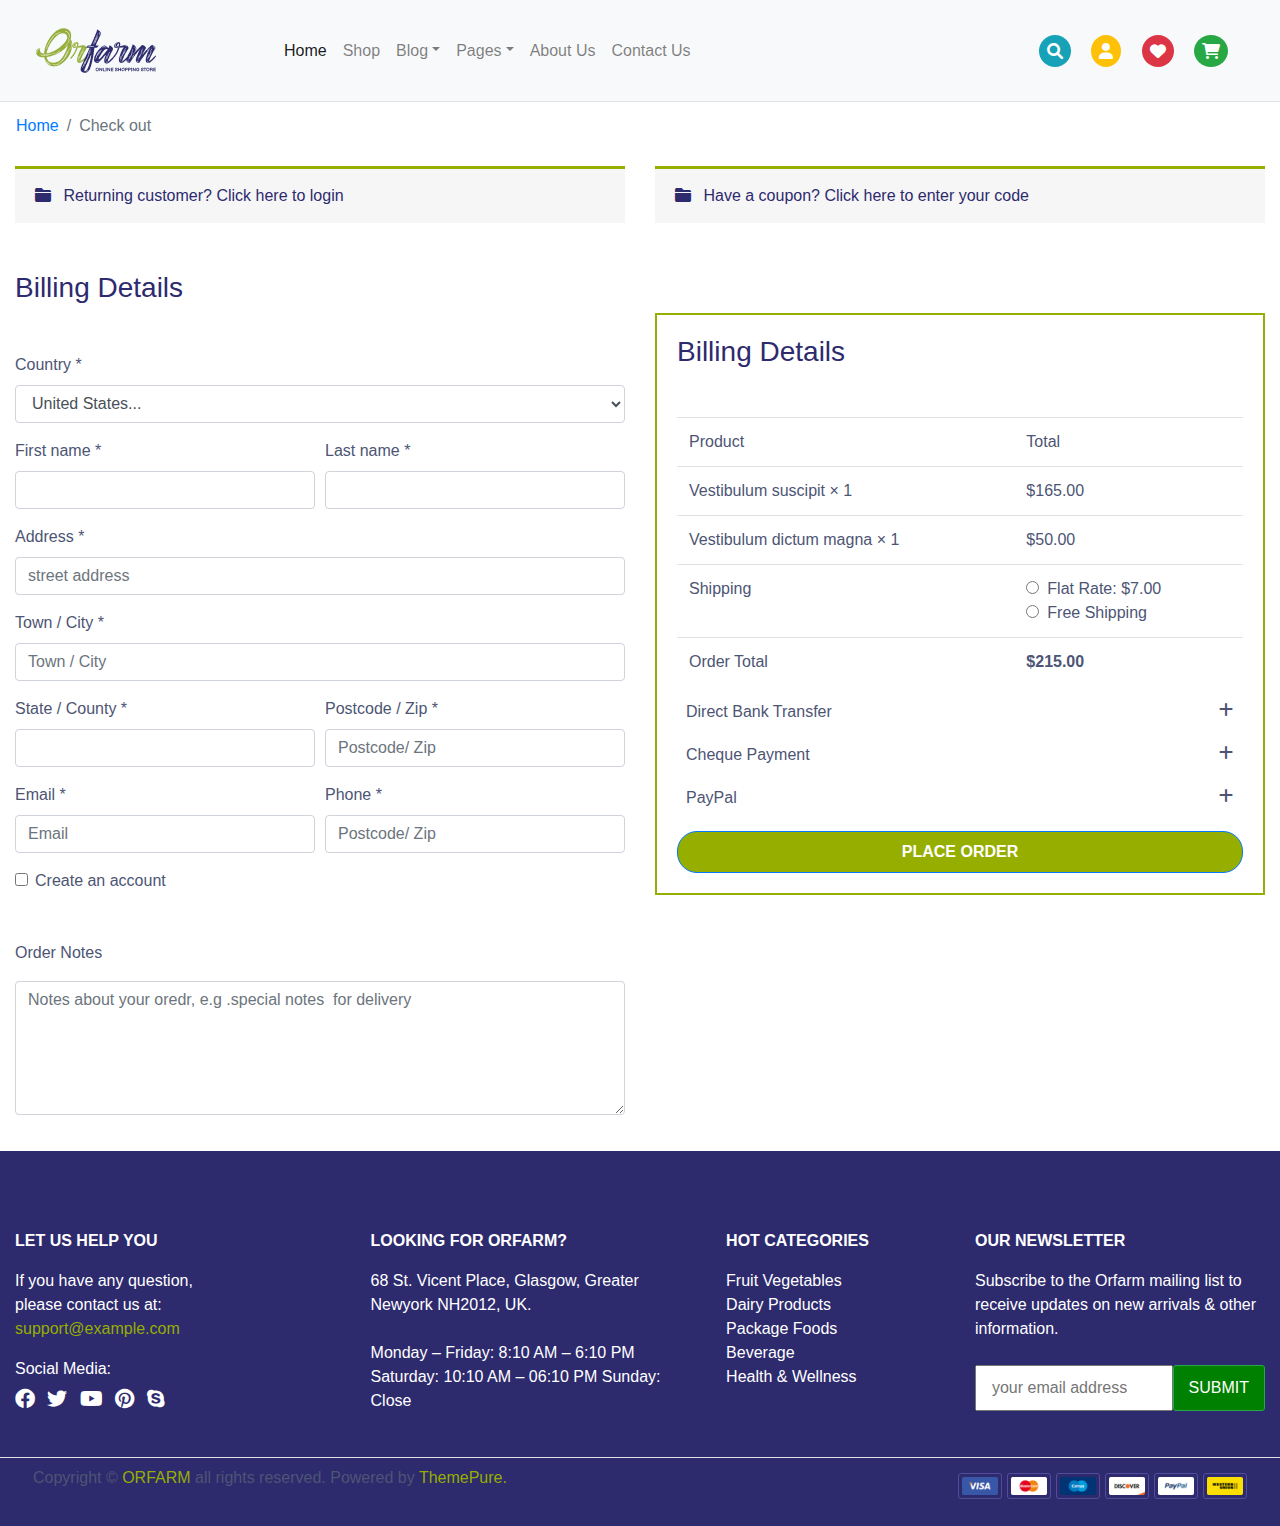
<file: html/order.html>
<!doctype html>
<html lang="en">

<head>
    <title>ORFARM-Multipurpose</title>
    <!-- Required meta tags -->
    <meta charset="utf-8">
    <meta name="viewport" content="width=device-width, initial-scale=1, shrink-to-fit=no">
    <!-- Bootstrap CSS -->
    <link rel="stylesheet" href="../lib/bootstrap-4/css/bootstrap.min.css">
    <link rel="stylesheet" href="../plugins/icon/font-awesome/css/all.min.css">
    <link rel="shortcut icon" href="../img/favicon.jpg" type="image/x-icon">
    <link rel="stylesheet" href="../css/main.css">
    <link rel="stylesheet" href="../css/yourcart.css">
    <link rel="stylesheet" href="../css/search.css">
</head>

<body>
    <div id="preloder">
        <div class="loader">
        </div>
    </div>
    <a id="scroll_top">
        <i class="fas fa-arrow-circle-up fixed-bottom icon__to__top "></i>
    </a>
    <header>
        <nav class="navbar navbar-expand-sm navbar-light bg-light">
            <a href="index.html"><img src="../img/logo.jpg" alt="" style="margin-right: 100px;padding: 20px;"></a>
            <button class="navbar-toggler d-lg-none" type="button" data-toggle="collapse"
                data-target="#collapsibleNavId" aria-controls="collapsibleNavId" aria-expanded="false"
                aria-label="Toggle navigation">
                <span class="navbar-toggler-icon"></span>
            </button>
            <div class="collapse navbar-collapse" id="collapsibleNavId">
                <ul class="navbar-nav mr-auto mt-2 mt-lg-0">
                    <li class="nav-item active">
                        <a class="nav-link" href="index.html">Home <span class="sr-only">(current)</span></a>
                    </li>
                    <li class="nav-item">
                        <a class="nav-link" href="listproduct.html">Shop</a>
                    </li>
                    <li class="nav-item dropdown">
                        <a class="nav-link dropdown-toggle" href="#" id="dropdownId" data-toggle="dropdown"
                            aria-haspopup="true" aria-expanded="false">Blog</a>
                        <div class="dropdown-menu" aria-labelledby="dropdownId">
                            <a class="dropdown-item" href="heart.html">heart</a>
                            <a class="dropdown-item" href="about.html">about</a>
                        </div>
                    </li>
                    <li class="nav-item dropdown">
                        <a class="nav-link dropdown-toggle" href="#" id="dropdownId" data-toggle="dropdown"
                            aria-haspopup="true" aria-expanded="false">Pages</a>
                        <div class="dropdown-menu" aria-labelledby="dropdownId">
                            <a class="dropdown-item" href="lifeStyle.html">page 1</a>
                            <a class="dropdown-item" href="lifeStyle.html">page 2</a>
                        </div>
                    </li>
                    <li class="nav-item">
                        <a class="nav-link" href="about.html">About Us</a>
                    </li>
                    <li class="nav-item">
                        <a class="nav-link" href="contact.html">Contact Us</a>
                    </li>
                </ul>
                <div class="link mt-3 mb-3" style="margin-right: 20px;">
                    <a href=""><i class="fas fa-search mr-3 p-2 bg-info icon-search"></i></a>
                    <a href="singin.html"><i class="fas fa-user p-2 mr-3 bg-warning"></i></a>
                    <a href="heart.html"><i class="fas fa-heart p-2 mr-3 bg-danger"></i></a>
                    <a href=""><i class="fa-solid fa-cart-shopping p-2 mr-3 bg-success card-icon"></i></a>
                </div>
            </div>
        </nav>
        <!-- your card -->
        <div class="modal-card hide">
            <div class="modal-inner__card">
                <div class="modal-header bg-light align-items-center justify-content-between">
                    <h6 class="text-uppercase title">Your cart</h6>
                    <i class="fas fa-close close-icon"></i>
                </div>
                <div class="modal__body">
                    <div class=" card pt-2">
                        <div class="row">
                            <span class="badge badge-white position-absolute ml-4">
                                <i class="fa fa-close"></i>
                            </span>
                            <img class="card-img-top w-25 ml-4" src="../img/product-1.jpg" alt="">
                            <div class="card-body">
                                <h6 class="card-title">Stacy's Pita Chips Parmesan Garlic </h6>
                                <p class="card-text">1x <span class="text-success">$162.00</span></p>
                            </div>
                        </div>
                    </div>
                    <div class=" card pt-2">
                        <div class="row">
                            <span class="badge badge-white position-absolute ml-4">
                                <i class="fa fa-close"></i>
                            </span>
                            <img class="card-img-top w-25 ml-4" src="../img/product-2.jpg" alt="">
                            <div class="card-body">
                                <h6 class="card-title">Stacy's Pita Chips Parmesan Garlic </h6>
                                <p class="card-text">1x <span class="text-success">$162.00</span></p>
                            </div>
                        </div>
                    </div>
                    <div class=" card pt-2">
                        <div class="row">
                            <span class="badge badge-white position-absolute ml-4">
                                <i class="fa fa-close"></i>
                            </span>
                            <img class="card-img-top w-25 ml-4" src="../img/product-3.jpg" alt="">
                            <div class="card-body">
                                <h6 class="card-title">Stacy's Pita Chips Parmesan Garlic </h6>
                                <p class="card-text">1x <span class="text-success">$162.00</span></p>
                            </div>
                        </div>
                    </div>
                </div>
                <div class="modal__footer">
                    <div class="form-group mt-5 border-top pt-5">
                        <label for="" class=" row justify-content-around">
                            <h6>SUBTOTAL:</h6>
                            <h5 class="font-weight-bold">$300.00</h5>
                        </label>
                        <div class="form-btn row justify-content-around align-items-center flex-column ">
                            <a name="" id="" class="btn btn-success btn-3 w-75 mb-2" href="cart.html" role="button">View
                                Cart</a>
                            <a name="" id="" class="btn btn-success btn-3 w-75" href="cart.html" role="button">Check
                                Out</a>
                        </div>
                    </div>
                </div>
            </div>
        </div>
        <!-- search -->
        <div class="modal hide">
            <div class="modal__inner">
                <div class="modal__body">
                    <i class="fas fa-close icon-close"></i>
                    <h4 style="color: #4D5574; margin-bottom: 30px;">WHAT ARE YOU LOOKING FOR?</h4>
                    <div class="form-group search text-up">
                        <input type="text" class="inp__search" placeholder="search product">
                        <i class="fa fa-search pr-3"></i>
                    </div>
                </div>
            </div>
        </div>
    </header>
    <main>
        <nav aria-label="breadcrumb" class="border-top">
            <ol class="breadcrumb bg-white">
                <li class="breadcrumb-item"><a href="index.html">Home</a></li>
                <li class="breadcrumb-item active" aria-current="page">Check out</li>
            </ol>
        </nav>
        <div class="container-fluid">
            <div class="row">
                <div class="col-md-6">
                    <div class="title-order">
                        <i class="fa-solid fa-folder mr-2"></i>
                        Returning customer? Click here to login
                    </div>
                    <h3 class="card-title my-5">Billing Details</h3>
                    <form>
                        <div class="form-group">
                            <label for="inputState">Country *</label>
                            <select id="inputState" class="form-control">
                                <option selected>United States...</option>
                                <option>Canada</option>
                                <option>USA</option>
                                <option>Qatar</option>
                                <option>Germany</option>
                            </select>
                        </div>
                        <div class="form-row">
                            <div class="form-group col-md-6">
                                <label for="inputEmail4">First name *</label>
                                <input type="text" class="form-control" placeholder="">
                            </div>
                            <div class="form-group col-md-6">
                                <label for="inputPassword4">Last name *</label>
                                <input type="text" class="form-control" placeholder="">
                            </div>
                        </div>
                        <div class="form-group">
                            <label for="inputAddress2">Address *</label>
                            <input type="text" class="form-control" id="inputAddress" placeholder="street address">
                        </div>
                        <div class="form-group">
                            <label for="inputAddress">Town / City *</label>
                            <input type="text" class="form-control" id="town/city" placeholder="Town / City">
                        </div>
                        <div class="form-row">
                            <div class="form-group col-md-6">
                                <label for="inputEmail4">State / County *</label>
                                <input type="email" class="form-control">
                            </div>
                            <div class="form-group col-md-6">
                                <label for="inputPassword4">Postcode / Zip * </label>
                                <input type="password" class="form-control" id="inputPassword4"
                                    placeholder="Postcode/ Zip">
                            </div>
                        </div>
                        <div class="form-row">
                            <div class="form-group col-md-6">
                                <label for="inputEmail4">Email *</label>
                                <input type="email" class="form-control" id="inputEmail4" placeholder="Email">
                            </div>
                            <div class="form-group col-md-6">
                                <label for="inputPassword4">Phone *</label>
                                <input type="password" class="form-control" id="inputPassword4"
                                    placeholder="Postcode/ Zip">
                            </div>
                        </div>
                        <div class="form-group">
                            <div class="form-check">
                                <input class="form-check-input" type="checkbox" id="gridCheck">
                                <label class="form-check-label" for="gridCheck">
                                    Create an account
                                </label>
                            </div>
                        </div>
                        <p class="mt-5">Order Notes</p>
                        <div class="form-group">
                            <textarea class="form-control" name="" id="" rows="5"
                                placeholder="Notes about your oredr, e.g .special notes  for delivery"></textarea>
                        </div>
                    </form>
                </div>
                <div class="col-md-6">
                    <div class="title-order">
                        <i class="fa-solid fa-folder mr-2"></i>
                        Have a coupon? Click here to enter your code
                    </div>
                    <div class="your-oreder">
                        <h3 class="card-title mb-5">Billing Details</h3>
                        <table class="table table-hover">
                            <tbody>
                                <tr>
                                    <td>Product</td>
                                    <td>Total</td>
                                </tr>
                                <tr>
                                    <td>Vestibulum suscipit × 1</td>
                                    <td>$165.00</td>
                                </tr>
                                <tr>
                                    <td>Vestibulum dictum magna × 1</td>
                                    <td>$50.00</td>
                                </tr>
                                <tr>
                                    <td>Shipping</td>
                                    <td>
                                        <input class="mr-2" type="radio" name="" id="">Flat Rate: $7.00 <br>
                                        <input class="mr-2" type="radio" name="" id="">Free Shipping
                                    </td>
                                </tr>
                                <tr>
                                    <td>Order Total</td>
                                    <td class="font-weight-bold mt-5">$215.00</td>
                                </tr>
                            </tbody>
                        </table>
                        <div class="row justify-content-between px-4 mb-3">
                            <h6 class="text-left">Direct Bank Transfer</h6>
                            <i class="fa fa-plus"></i>
                        </div>
                        <div class="row justify-content-between px-4 mb-3">
                            <h6 class="text-left">Cheque Payment</h6>
                            <i class="fa fa-plus"></i>
                        </div>
                        <div class="row justify-content-between px-4 mb-3">
                            <h6 class="text-left">PayPal</h6>
                            <i class="fa fa-plus"></i>
                        </div>
                        <a name="" id="" class="btn btn-primary btn-4 w-100 m-auto py-2" href="order.html"
                            role="button">PLACE ORDER</a>
                    </div>
                </div>
            </div>
        </div>
    </main>
    <footer style="background-color: #2D2A6E;padding-top:30px; padding-bottom: 20px;width: 100%; margin-top: 20px;">
        <div class="container-fluid text-white" style="padding-bottom: 30px;">
            <div class="row justify-content-between">
                <div class="col-md-3 col-sm-12">
                    <p class="font-weight-bold mt-5 text-white">LET US HELP YOU</p>
                    <span>If you have any question,
                        <p> please
                            contact us at: <span style="color: #96AE00;"> support@example.com</span>
                    </span></p>
                    <span class="text-capitalize">social media:</span>
                    <div class="link mt-2">
                        <a href=""><i class="fa-brands fa-facebook mr-2 icon-ft"></i></a>
                        <a href=""><i class="fa-brands fa-twitter mr-2 icon-ft"></i></a>
                        <a href=""><i class="fa-brands fa-youtube mr-2 icon-ft"></i></a>
                        <a href=""><i class="fa-brands fa-pinterest mr-2 icon-ft"></i></a>
                        <a href=""><i class="fa-brands fa-skype mr-2 icon-ft"></i></a>
                    </div>
                </div>
                <div class="col-md-3 col-sm-12">
                    <p class="font-weight-bold mt-5 text-white">LOOKING FOR ORFARM?</p>
                    <span>
                        68 St. Vicent Place, Glasgow, Greater
                        Newyork NH2012, UK.</span>
                    <div class="mt-4">Monday – Friday: 8:10 AM – 6:10 PM
                        Saturday: 10:10 AM – 06:10 PM
                        Sunday: Close</div>
                </div>
                <div class="col-md-2  hot-categories">
                    <p class="font-weight-bold mt-5 text-white">HOT CATEGORIES</p>
                    <ul class="list-unstyled">
                        <li><a class="text-ft-a" href="">Fruit Vegetables</a></li>
                        <li><a class="text-ft-a" href="">Dairy Products</a></li>
                        <li><a class="text-ft-a" href="">Package Foods</a></li>
                        <li><a class="text-ft-a" href="">Beverage</a></li>
                        <li><a class="text-ft-a" href="">Health & Wellness</a></li>
                    </ul>
                </div>
                <div class="col-md-3 col-sm-12">
                    <p class="font-weight-bold mt-5 text-white">OUR NEWSLETTER</p>
                    <span class="ml-">Subscribe to the Orfarm mailing list to receive updates on new arrivals & other
                        information.</span>
                    <div class="form-group d-flex mt-4">
                        <input type="text" class="inp-ft w-75" placeholder="your email address">
                        <a href="" class="btn btn-outline-success btn-ft text-decoration-none text-white"
                            type="button">SUBMIT</a>
                    </div>
                </div>
            </div>
        </div>
        <div class="container-fluid border-top pt-2 px-5">
            <div class="row justify-content-between align-items-center">
                <p>Copyright © <a href="" style="color: #96AE00;"> ORFARM</a> all rights reserved. Powered by <a href=""
                        style="color: #96AE00;">ThemePure.</a> </p>
                <img class="" src="../img/footer.jpg" alt="">
            </div>
        </div>
    </footer>

    <!-- Optional JavaScript -->
    <!-- jQuery first, then Popper.js, then Bootstrap JS -->
    <script src="../lib/jquery-3.6.3.min.js"></script>
    <script src="../lib/popper.min.js"></script>
    <script src="../lib/bootstrap-4/js/bootstrap.min.js"></script>  
    <script src="../js/app.js"></script>
</body>

</html>
</file>
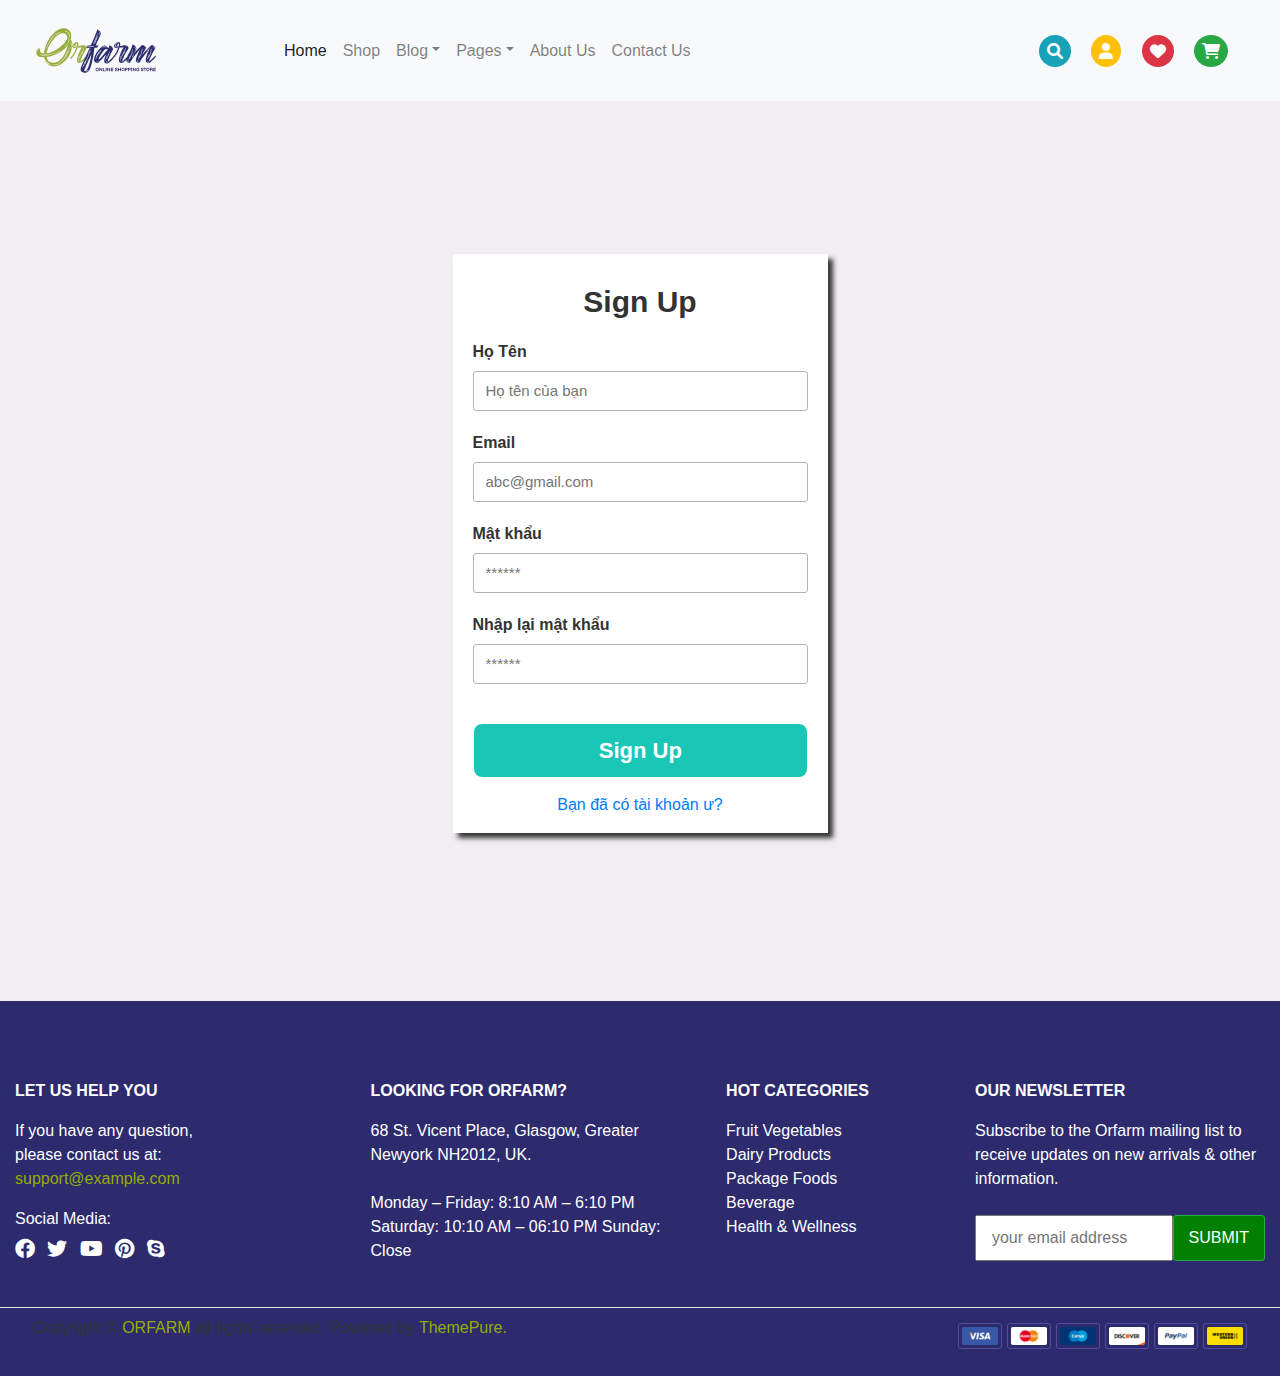
<file: html/signup.html>
<!doctype html>
<html lang="en">

<head>
    <title>ORFARM-Multipurpose</title>
    <!-- Required meta tags -->
    <meta charset="utf-8">
    <meta name="viewport" content="width=device-width, initial-scale=1, shrink-to-fit=no">
    <!-- Bootstrap CSS -->
    <link rel="stylesheet" href="../lib/bootstrap-4/css/bootstrap.min.css">
    <link rel="stylesheet" href="../plugins/icon/font-awesome/css/all.min.css">
    <link rel="shortcut icon" href="../img/favicon.jpg" type="image/x-icon">
    <link rel="stylesheet" href="../css/main.css">
    <link rel="stylesheet" href="../css/yourcart.css">
    <link rel="stylesheet" href="../css/search.css">
    <link rel="stylesheet" href="../css/signup.css">
</head>

<body>
    <a id="scroll_top">
        <i class="fas fa-arrow-circle-up fixed-bottom icon__to__top "></i>
    </a>
    <header>
        <nav class="navbar navbar-expand-sm navbar-light bg-light">
            <a href="index.html"><img src="../img/logo.jpg" alt="" style="margin-right: 100px;padding: 20px;"></a>
            <button class="navbar-toggler d-lg-none" type="button" data-toggle="collapse"
                data-target="#collapsibleNavId" aria-controls="collapsibleNavId" aria-expanded="false"
                aria-label="Toggle navigation">
                <span class="navbar-toggler-icon"></span>
            </button>
            <div class="collapse navbar-collapse" id="collapsibleNavId">
                <ul class="navbar-nav mr-auto mt-2 mt-lg-0">
                    <li class="nav-item active">
                        <a class="nav-link" href="index.html">Home <span class="sr-only">(current)</span></a>
                    </li>
                    <li class="nav-item">
                        <a class="nav-link" href="listproduct.html">Shop</a>
                    </li>
                    <li class="nav-item dropdown">
                        <a class="nav-link dropdown-toggle" href="#" id="dropdownId" data-toggle="dropdown"
                            aria-haspopup="true" aria-expanded="false">Blog</a>
                        <div class="dropdown-menu" aria-labelledby="dropdownId">
                            <a class="dropdown-item" href="#">Action 1</a>
                            <a class="dropdown-item" href="#">Action 2</a>
                        </div>
                    </li>
                    <li class="nav-item dropdown">
                        <a class="nav-link dropdown-toggle" href="#" id="dropdownId" data-toggle="dropdown"
                            aria-haspopup="true" aria-expanded="false">Pages</a>
                        <div class="dropdown-menu" aria-labelledby="dropdownId">
                            <a class="dropdown-item" href="#">Action 1</a>
                            <a class="dropdown-item" href="#">Action 2</a>
                        </div>
                    </li>
                    <li class="nav-item">
                        <a class="nav-link" href="about.html">About Us</a>
                    </li>
                    <li class="nav-item">
                        <a class="nav-link" href="contact.html">Contact Us</a>
                    </li>
                </ul>
                <div class="link mt-3 mb-3" style="margin-right: 20px;">
                    <a href=""><i class="fas fa-search mr-3 p-2 bg-info icon-search"></i></a>
                    <a href="singin.html"><i class="fas fa-user p-2 mr-3 bg-warning"></i></a>
                    <a href="heart.html"><i class="fas fa-heart p-2 mr-3 bg-danger"></i></a>
                    <a href=""><i class="fa-solid fa-cart-shopping p-2 mr-3 bg-success card-icon"></i></a>
                </div>
            </div>
        </nav>
        <!-- your card -->
        <div class="modal-card hide">
            <div class="modal-inner__card">
                <div class="modal-header bg-light align-items-center justify-content-between">
                    <h6 class="text-uppercase title">Your cart</h6>
                    <i class="fas fa-close close-icon"></i>
                </div>
                <div class="modal__body">
                    <div class=" card pt-2">
                        <div class="row">
                            <span class="badge badge-white position-absolute ml-4">
                                <i class="fa fa-close"></i>
                            </span>
                            <img class="card-img-top w-25 ml-4" src="../img/product-1.jpg" alt="">
                            <div class="card-body">
                                <h6 class="card-title">Stacy's Pita Chips Parmesan Garlic </h6>
                                <p class="card-text">1x <span class="text-success">$162.00</span></p>
                            </div>
                        </div>
                    </div>
                    <div class=" card pt-2">
                        <div class="row">
                            <span class="badge badge-white position-absolute ml-4">
                                <i class="fa fa-close"></i>
                            </span>
                            <img class="card-img-top w-25 ml-4" src="../img/product-2.jpg" alt="">
                            <div class="card-body">
                                <h6 class="card-title">Stacy's Pita Chips Parmesan Garlic </h6>
                                <p class="card-text">1x <span class="text-success">$162.00</span></p>
                            </div>
                        </div>
                    </div>
                    <div class=" card pt-2">
                        <div class="row">
                            <span class="badge badge-white position-absolute ml-4">
                                <i class="fa fa-close"></i>
                            </span>
                            <img class="card-img-top w-25 ml-4" src="../img/product-3.jpg" alt="">
                            <div class="card-body">
                                <h6 class="card-title">Stacy's Pita Chips Parmesan Garlic </h6>
                                <p class="card-text">1x <span class="text-success">$162.00</span></p>
                            </div>
                        </div>
                    </div>
                </div>
                <div class="modal__footer">
                    <div class="form-group mt-5 border-top pt-5">
                        <label for="" class=" row justify-content-around">
                            <h6>SUBTOTAL:</h6>
                            <h5 class="font-weight-bold">$300.00</h5>
                        </label>
                        <div class="form-btn row justify-content-around align-items-center flex-column ">
                            <a name="" id="" class="btn btn-success btn-3 w-75 mb-2" href="cart.html" role="button">View
                                Cart</a>
                            <a name="" id="" class="btn btn-success btn-3 w-75" href="cart.html" role="button">Check
                                Out</a>
                        </div>
                    </div>
                </div>
            </div>
        </div>
        <!-- search -->
        <div class="modal hide">
            <div class="modal__inner">
                <div class="modal__body">
                    <i class="fas fa-close icon-close"></i>
                    <h4 style="color: #4D5574; margin-bottom: 30px;">WHAT ARE YOU LOOKING FOR?</h4>
                    <div class="form-group search text-up">
                        <input type="text" class="inp__search" placeholder="search product">
                        <i class="fa fa-search pr-3"></i>
                    </div>
                </div>
            </div>
        </div>
    </header>
    <main>
        <form action="" method="post" onsubmit="signup()">
            <div class="container-css">
                <h2 class="text-header1">Sign Up</h3>
                    <!-- <h2 class="text-header">Thành viên đăng ký</h2> -->
                    <!-- <p class="desc">Chúng ta cùng nhau học lập trình mỗi ngày nhé !</p> -->
                    <div class="space"></div>
                    <div class="form-group-css">
                        <label for="" class="form-lable">Họ Tên</label>
                        <input id="username" type="text" name="" id="" placeholder="Họ tên của bạn"
                            class="form-control-css">
                        <small></small>
                        <span></span>
                    </div>
                    <div class="form-group-css">
                        <label for="" class="form-lable">Email</label>
                        <input id="email" type="email" name="" id="" placeholder="abc@gmail.com"
                            class="form-control-css">
                        <small></small>
                        <span></span>
                    </div>
                    <div class="form-group-css">
                        <label for="" class="form-lable">Mật khẩu</label>
                        <input id="password" type="password" name="" id="" placeholder="******"
                            class="form-control-css">
                        <small></small>
                        <span></span>
                    </div>
                    <div class="form-group-css">
                        <label for="" class="form-lable">Nhập lại mật khẩu</label>
                        <input id="confirm-password" type="password" name="" id="" placeholder="******"
                            class="form-control-css">
                        <small></small>
                        <span></span>
                    </div>
                    <div>
                        <button type="submit" class="send">Sign Up</button>
                        <div class="login">
                            <p class="text-center mt-3 pb-3"><a href="./singin.html">Bạn đã có tài khoản ư?</a></p>
                        </div>
                    </div>
            </div>
        </form>
    </main>
    <footer style="background-color: #2D2A6E;padding-top:30px; padding-bottom: 20px;width: 100%;">
        <div class="container-fluid text-white" style="padding-bottom: 30px;">
            <div class="row justify-content-between">
                <div class="col-md-3 col-sm-12">
                    <p class="font-weight-bold mt-5 text-white">LET US HELP YOU</p>
                    <span>If you have any question,
                        <p> please
                            contact us at: <span style="color: #96AE00;"> support@example.com</span>
                    </span></p>
                    <span class="text-capitalize">social media:</span>
                    <div class="link mt-2">
                        <a href=""><i class="fa-brands fa-facebook mr-2 icon-ft"></i></a>
                        <a href=""><i class="fa-brands fa-twitter mr-2 icon-ft"></i></a>
                        <a href=""><i class="fa-brands fa-youtube mr-2 icon-ft"></i></a>
                        <a href=""><i class="fa-brands fa-pinterest mr-2 icon-ft"></i></a>
                        <a href=""><i class="fa-brands fa-skype mr-2 icon-ft"></i></a>
                    </div>
                </div>
                <div class="col-md-3 col-sm-12">
                    <p class="font-weight-bold mt-5 text-white">LOOKING FOR ORFARM?</p>
                    <span>
                        68 St. Vicent Place, Glasgow, Greater
                        Newyork NH2012, UK.</span>
                    <div class="mt-4">Monday – Friday: 8:10 AM – 6:10 PM
                        Saturday: 10:10 AM – 06:10 PM
                        Sunday: Close</div>
                </div>
                <div class="col-md-2  hot-categories">
                    <p class="font-weight-bold mt-5 text-white">HOT CATEGORIES</p>
                    <ul class="list-unstyled">
                        <li><a class="text-ft-a" href="">Fruit Vegetables</a></li>
                        <li><a class="text-ft-a" href="">Dairy Products</a></li>
                        <li><a class="text-ft-a" href="">Package Foods</a></li>
                        <li><a class="text-ft-a" href="">Beverage</a></li>
                        <li><a class="text-ft-a" href="">Health & Wellness</a></li>
                    </ul>
                </div>
                <div class="col-md-3 col-sm-12">
                    <p class="font-weight-bold mt-5 text-white">OUR NEWSLETTER</p>
                    <span class="ml-">Subscribe to the Orfarm mailing list to receive updates on new arrivals & other
                        information.</span>
                    <div class="form-group d-flex mt-4">
                        <input type="text" class="inp-ft w-75" placeholder="your email address">
                        <a href="" class="btn btn-outline-success btn-ft text-decoration-none text-white"
                            type="button">SUBMIT</a>
                    </div>
                </div>
            </div>
        </div>
        <div class="container-fluid border-top pt-2 px-5">
            <div class="row justify-content-between align-items-center">
                <p>Copyright © <a href="" style="color: #96AE00;"> ORFARM</a> all rights reserved. Powered by <a href=""
                        style="color: #96AE00;">ThemePure.</a> </p>
                <img class="" src="../img/footer.jpg" alt="">
            </div>
        </div>
    </footer>

    <!-- Optional JavaScript -->
    <!-- jQuery first, then Popper.js, then Bootstrap JS -->
    <script src="../lib/jquery-3.6.3.min.js"></script>
    <script src="../lib/popper.min.js"></script>
    <script src="../lib/bootstrap-4/js/bootstrap.min.js"></script>
    <script src="../js/app.js"></script>
    <script src="../js/validator.js"></script>
    <script>
        function signup(e) {
            event.preventDefault()
            var username = document.querySelector('#username').value
            var email = document.querySelector('#email').value
            var password = document.querySelector('#password').value
            var form = document.querySelector('form')
            var user = {
                username: username,
                email: email,
                password: password,
            }
            var json = JSON.stringify(user);
            localStorage.setItem(username, json);

            if (username != "", email != "", password != "") {
                alert("Đăng kí thành công")
            } else {
                alert("đăng kí thất bại")
            }
        }
    </script>
</body>

</html>
</file>
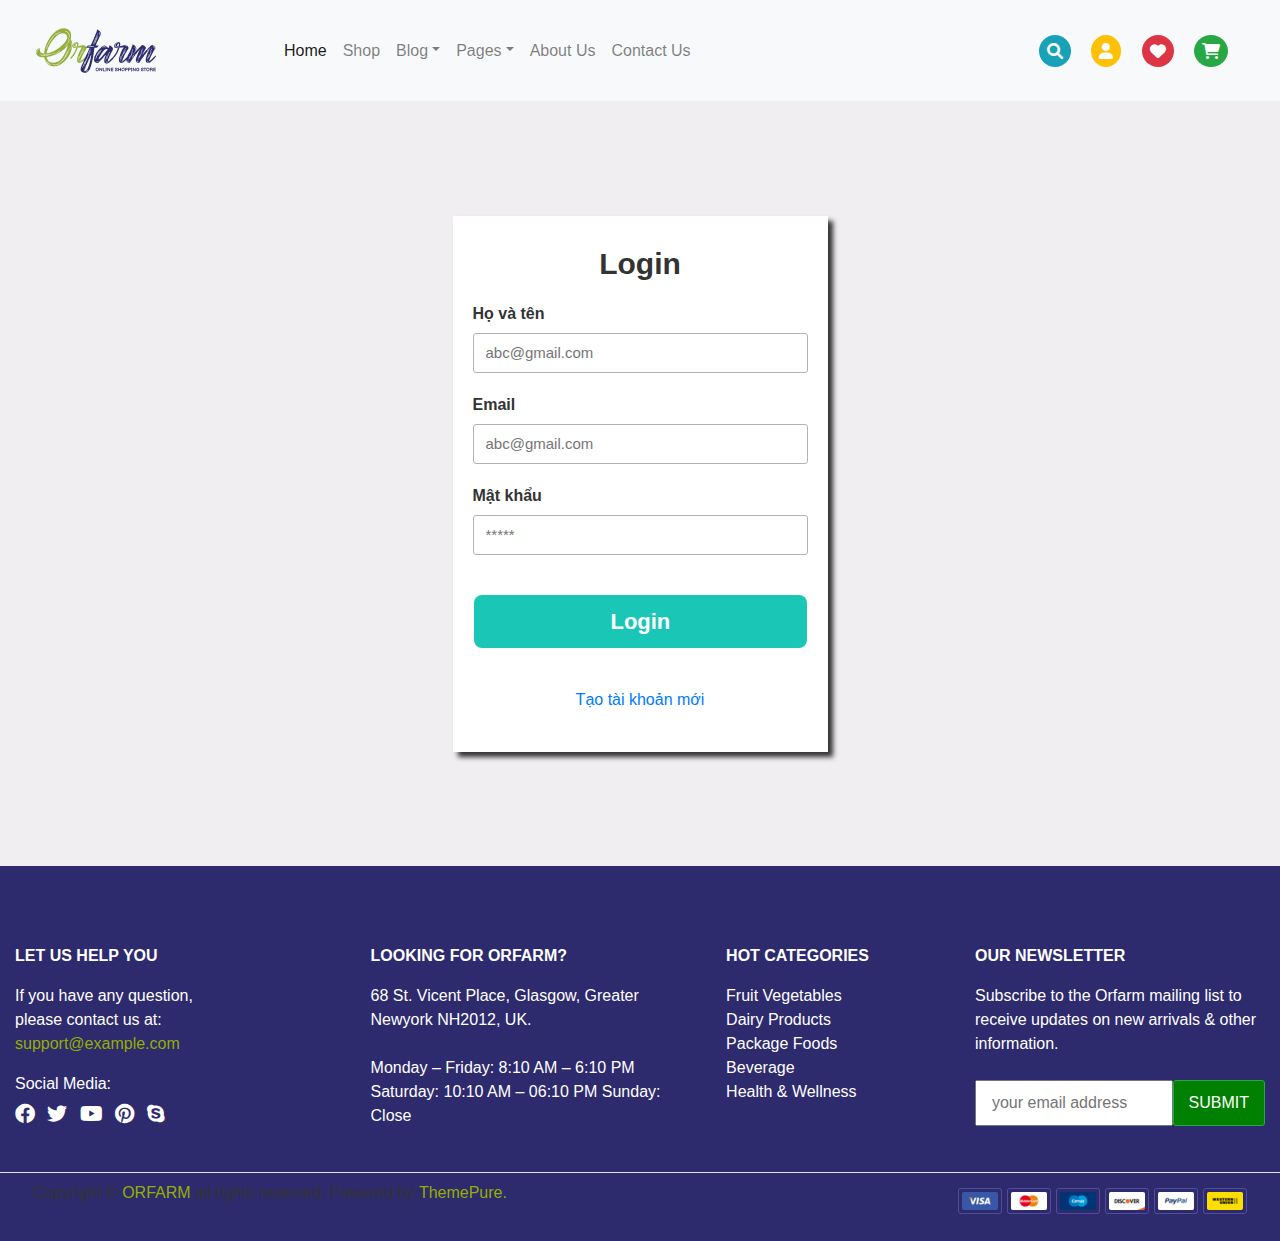
<file: html/singin.html>
<!doctype html>
<html lang="en">

<head>
    <title>ORFARM-Multipurpose</title>
    <!-- Required meta tags -->
    <meta charset="utf-8">
    <meta name="viewport" content="width=device-width, initial-scale=1, shrink-to-fit=no">
    <!-- Bootstrap CSS -->
    <link rel="stylesheet" href="../lib/bootstrap-4/css/bootstrap.min.css">
    <link rel="stylesheet" href="../plugins/icon/font-awesome/css/all.min.css">
    <link rel="shortcut icon" href="../img/favicon.jpg" type="image/x-icon">
    <link rel="stylesheet" href="../css/main.css">
    <link rel="stylesheet" href="../css/yourcart.css">
    <link rel="stylesheet" href="../css/search.css">
    <link rel="stylesheet" href="../css/signin.css">

</head>

<body>
    <a id="scroll_top">
        <i class="fas fa-arrow-circle-up fixed-bottom icon__to__top "></i>
    </a>
    <header>
        <nav class="navbar navbar-expand-sm navbar-light bg-light">
            <a href="index.html"><img src="../img/logo.jpg" alt="" style="margin-right: 100px;padding: 20px;"></a>
            <button class="navbar-toggler d-lg-none" type="button" data-toggle="collapse"
                data-target="#collapsibleNavId" aria-controls="collapsibleNavId" aria-expanded="false"
                aria-label="Toggle navigation">
                <span class="navbar-toggler-icon"></span>
            </button>
            <div class="collapse navbar-collapse" id="collapsibleNavId">
                <ul class="navbar-nav mr-auto mt-2 mt-lg-0">
                    <li class="nav-item active">
                        <a class="nav-link" href="index.html">Home <span class="sr-only">(current)</span></a>
                    </li>
                    <li class="nav-item">
                        <a class="nav-link" href="listproduct.html">Shop</a>
                    </li>
                    <li class="nav-item dropdown">
                        <a class="nav-link dropdown-toggle" href="#" id="dropdownId" data-toggle="dropdown"
                            aria-haspopup="true" aria-expanded="false">Blog</a>
                        <div class="dropdown-menu" aria-labelledby="dropdownId">
                            <a class="dropdown-item" href="#">Action 1</a>
                            <a class="dropdown-item" href="#">Action 2</a>
                        </div>
                    </li>
                    <li class="nav-item dropdown">
                        <a class="nav-link dropdown-toggle" href="#" id="dropdownId" data-toggle="dropdown"
                            aria-haspopup="true" aria-expanded="false">Pages</a>
                        <div class="dropdown-menu" aria-labelledby="dropdownId">
                            <a class="dropdown-item" href="#">Action 1</a>
                            <a class="dropdown-item" href="#">Action 2</a>
                        </div>
                    </li>
                    <li class="nav-item">
                        <a class="nav-link" href="about.html">About Us</a>
                    </li>
                    <li class="nav-item">
                        <a class="nav-link" href="contact.html">Contact Us</a>
                    </li>
                </ul>
                <div class="link mt-3 mb-3" style="margin-right: 20px;">
                    <a href=""><i class="fas fa-search mr-3 p-2 bg-info icon-search"></i></a>
                    <a href="singin.html"><i class="fas fa-user p-2 mr-3 bg-warning"></i></a>
                    <a href="heart.html"><i class="fas fa-heart p-2 mr-3 bg-danger"></i></a>
                    <a href=""><i class="fa-solid fa-cart-shopping p-2 mr-3 bg-success card-icon"></i></a>
                </div>
            </div>
        </nav>
        <!-- your card -->
        <div class="modal-card hide">
            <div class="modal-inner__card">
                <div class="modal-header bg-light align-items-center justify-content-between">
                    <h6 class="text-uppercase title">Your cart</h6>
                    <i class="fas fa-close close-icon"></i>
                </div>
                <div class="modal__body">
                    <div class=" card pt-2">
                        <div class="row">
                            <span class="badge badge-white position-absolute ml-4">
                                <i class="fa fa-close"></i>
                            </span>
                            <img class="card-img-top w-25 ml-4" src="../img/product-1.jpg" alt="">
                            <div class="card-body">
                                <h6 class="card-title">Stacy's Pita Chips Parmesan Garlic </h6>
                                <p class="card-text">1x <span class="text-success">$162.00</span></p>
                            </div>
                        </div>
                    </div>
                    <div class=" card pt-2">
                        <div class="row">
                            <span class="badge badge-white position-absolute ml-4">
                                <i class="fa fa-close"></i>
                            </span>
                            <img class="card-img-top w-25 ml-4" src="../img/product-2.jpg" alt="">
                            <div class="card-body">
                                <h6 class="card-title">Stacy's Pita Chips Parmesan Garlic </h6>
                                <p class="card-text">1x <span class="text-success">$162.00</span></p>
                            </div>
                        </div>
                    </div>
                    <div class=" card pt-2">
                        <div class="row">
                            <span class="badge badge-white position-absolute ml-4">
                                <i class="fa fa-close"></i>
                            </span>
                            <img class="card-img-top w-25 ml-4" src="../img/product-3.jpg" alt="">
                            <div class="card-body">
                                <h6 class="card-title">Stacy's Pita Chips Parmesan Garlic </h6>
                                <p class="card-text">1x <span class="text-success">$162.00</span></p>
                            </div>
                        </div>
                    </div>
                </div>
                <div class="modal__footer">
                    <div class="form-group mt-5 border-top pt-5">
                        <label for="" class=" row justify-content-around">
                            <h6>SUBTOTAL:</h6>
                            <h5 class="font-weight-bold">$300.00</h5>
                        </label>
                        <div class="form-btn row justify-content-around align-items-center flex-column ">
                            <a name="" id="" class="btn btn-success btn-3 w-75 mb-2" href="cart.html" role="button">View
                                Cart</a>
                            <a name="" id="" class="btn btn-success btn-3 w-75" href="cart.html" role="button">Check
                                Out</a>
                        </div>
                    </div>
                </div>
            </div>
        </div>
        <!-- search -->
        <div class="modal hide">
            <div class="modal__inner">
                <div class="modal__body">
                    <i class="fas fa-close icon-close"></i>
                    <h4 style="color: #4D5574; margin-bottom: 30px;">WHAT ARE YOU LOOKING FOR?</h4>
                    <div class="form-group search text-up">
                        <input type="text" class="inp__search" placeholder="search product">
                        <i class="fa fa-search pr-3"></i>
                    </div>
                </div>
            </div>
        </div>
    </header>
    <main>
        <form action="" method="post" onsubmit="login()">
            <div class="container-css">
                <h2>Login</h2>
                <div class="form-group-css">
                    <label for="" class="form-lable">Họ và tên</label>
                    <input id="username" type="text" name="" id="" placeholder="abc@gmail.com" class="form-control-css">
                    <!-- <small class="text-danger d-none-1" id="err1">không bỏ trống ô này !</small> -->
                    <small></small>
                    <span></span>
                </div>
                <div class="form-group-css">
                    <label for="" class="form-lable">Email</label>
                    <input id="email" type="text" name="" id="" placeholder="abc@gmail.com" class="form-control-css">
                    <!-- <small class="text-danger d-none-1" id="err2">không bỏ trống ô này !</small> -->
                    <small></small>
                    <span></span>
                </div>
                <div class="form-group-css">
                    <label for="" class="form-lable">Mật khẩu</label>
                    <input id="password" type="password" name="" id="" placeholder="*****" class="form-control-css">
                    <!-- <small class="text-danger d-none-1" id="err3">không bỏ trống ô này !</small> -->
                    <small></small>
                    <span></span>
                </div>
                <div>
                </div>
                <button type="submit" class="send" onsubmit="send()">Login</button>
                <a href="../html/signup.html" class="account">Tạo tài khoản mới </a>
            </div>
        </form>
    </main>
    <footer style="background-color: #2D2A6E;padding-top:30px; padding-bottom: 20px;width: 100%;">
        <div class="container-fluid text-white" style="padding-bottom: 30px;">
            <div class="row justify-content-between">
                <div class="col-md-3 col-sm-12">
                    <p class="font-weight-bold mt-5 text-white">LET US HELP YOU</p>
                    <span>If you have any question,
                        <p> please
                            contact us at: <span style="color: #96AE00;"> support@example.com</span>
                    </span></p>
                    <span class="text-capitalize">social media:</span>
                    <div class="link mt-2">
                        <a href=""><i class="fa-brands fa-facebook mr-2 icon-ft"></i></a>
                        <a href=""><i class="fa-brands fa-twitter mr-2 icon-ft"></i></a>
                        <a href=""><i class="fa-brands fa-youtube mr-2 icon-ft"></i></a>
                        <a href=""><i class="fa-brands fa-pinterest mr-2 icon-ft"></i></a>
                        <a href=""><i class="fa-brands fa-skype mr-2 icon-ft"></i></a>
                    </div>
                </div>
                <div class="col-md-3 col-sm-12">
                    <p class="font-weight-bold mt-5 text-white">LOOKING FOR ORFARM?</p>
                    <span>
                        68 St. Vicent Place, Glasgow, Greater
                        Newyork NH2012, UK.</span>
                    <div class="mt-4">Monday – Friday: 8:10 AM – 6:10 PM
                        Saturday: 10:10 AM – 06:10 PM
                        Sunday: Close</div>
                </div>
                <div class="col-md-2  hot-categories">
                    <p class="font-weight-bold mt-5 text-white">HOT CATEGORIES</p>
                    <ul class="list-unstyled">
                        <li><a class="text-ft-a" href="">Fruit Vegetables</a></li>
                        <li><a class="text-ft-a" href="">Dairy Products</a></li>
                        <li><a class="text-ft-a" href="">Package Foods</a></li>
                        <li><a class="text-ft-a" href="">Beverage</a></li>
                        <li><a class="text-ft-a" href="">Health & Wellness</a></li>
                    </ul>
                </div>
                <div class="col-md-3 col-sm-12">
                    <p class="font-weight-bold mt-5 text-white">OUR NEWSLETTER</p>
                    <span class="ml-">Subscribe to the Orfarm mailing list to receive updates on new arrivals & other
                        information.</span>
                    <div class="form-group d-flex mt-4">
                        <input type="text" class="inp-ft w-75" placeholder="your email address">
                        <a href="" class="btn btn-outline-success btn-ft text-decoration-none text-white"
                            type="button">SUBMIT</a>
                    </div>
                </div>
            </div>
        </div>
        <div class="container-fluid border-top pt-2 px-5">
            <div class="row justify-content-between align-items-center">
                <p>Copyright © <a href="" style="color: #96AE00;"> ORFARM</a> all rights reserved. Powered by <a href=""
                        style="color: #96AE00;">ThemePure.</a> </p>
                <img class="" src="../img/footer.jpg" alt="">
            </div>
        </div>
    </footer>

    <!-- Optional JavaScript -->
    <!-- jQuery first, then Popper.js, then Bootstrap JS -->
    <script src="../lib/jquery-3.6.3.min.js"></script>
    <script src="../lib/popper.min.js"></script>
    <script src="../lib/bootstrap-4/js/bootstrap.min.js"></script>
    <script src="../js/app.js"></script>
    <script src="../js/validator.js"></script>
    <script>
        function login(e) {
            event.preventDefault()
            var username = document.querySelector('#username').value
            var email = document.querySelector('#email').value
            var password = document.querySelector('#password').value
            var user = localStorage.getItem(username);
            var data = JSON.parse(user)
            if (user == null) {
                // alert('vui lòng nhập username password')
            } else if (username == data.username && email == data.email && password == data.password) {
                alert('Đăng nhập thành công');
                window.location.href = "./index.html"
            } else {
                alert('đăng nhập thất bại');

            }

        }
    </script>


    <!-- <script>

        function login(e) {
            event.preventDefault()
            const username = document.getElementById("username").value;
            const email = document.getElementById("email").value;
            const password = document.getElementById("password").value;

            const err1 = document.getElementById("err1");
            const err2 = document.getElementById("err2");
            const err3 = document.getElementById("err3");

            if (username === "") {
                err1.style.display = "none";
            } else {
                err1.style.display = "block";
            }

            if (email === "") {
                err2.style.display = "none";
            } else {
                err2.style.display = "block";
            }

            if (password === "") {
                err3.style.display = "none";
            } else {
                err3.style.display = "block";
            }

        };

    </script> -->
</body>

</html>
</file>
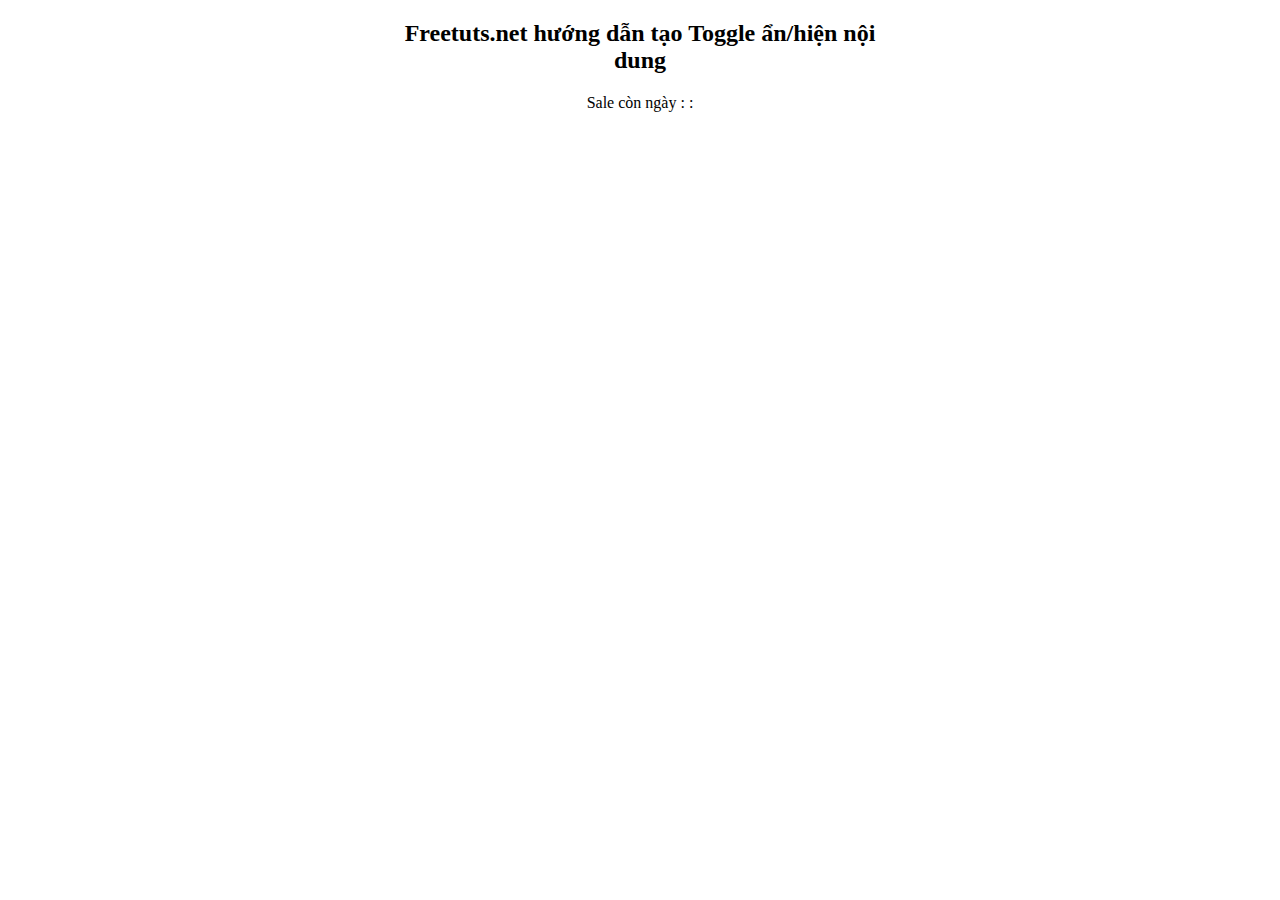
<file: html/test.html>
<!DOCTYPE html>
<html lang="en">

<head>
    <meta charset="UTF-8">
    <meta http-equiv="X-UA-Compatible" content="IE=edge">
    <meta name="viewport" content="width=device-width, initial-scale=1.0">
    <title>Document</title>
    <style>
        .container {
            width: 500px;
            margin: auto;
            text-align: center;
        }

        p {
            font-size: 50px;
        }
    </style>
</head>

<body>

    <div class="container">
        <h2>Freetuts.net hướng dẫn tạo Toggle ẩn/hiện nội dung</h2>

        <div class="time text-right mr-5">
            <sapn class="text-right mr-2">Sale còn <span class="day"></span> ngày</sapn>
            <span class="hour p-2 bg-info"></span>
            <span>:</span>
            <span class="minute p-2 bg-info"></span>
            <span>:</span>
            <span class="second p-2 bg-info"></span>
        </div>
    </div>
</body>
<script>
    // Thiết lập thời gian đích mà ta sẽ đếm
    var countDownDate = new Date("may 29, 2023 00:00:25").getTime();

    // cập nhập thời gian sau mỗi 1 giây
    var x = setInterval(function () {

        // Lấy thời gian hiện tại
        var now = new Date().getTime();

        // Lấy số thời gian chênh lệch
        var distance = countDownDate - now;

        // Tính toán số ngày, giờ, phút, giây từ thời gian chênh lệch
        var days = Math.floor(distance / (1000 * 60 * 60 * 24));
        var hours = Math.floor((distance % (1000 * 60 * 60 * 24)) / (1000 * 60 * 60));
        var minutes = Math.floor((distance % (1000 * 60 * 60)) / (1000 * 60));
        var seconds = Math.floor((distance % (1000 * 60)) / 1000);

        // nếu nhỏ hơn 10 thì thêm số 0
        if (days < 10) {
            days = "0" + days;
        }
        if (hours < 10) {
            hours = "0" + hours;
        }
        if (minutes < 10) {
            minutes = "0" + minutes;
        }
        if (seconds < 10) {
            seconds = "0" + seconds;
        }

        // HIển thị chuỗi thời gian trong thẻ các thẻ span
        var day = document.querySelector('.day').innerHTML = days
        var hours = document.querySelector('.hour').innerHTML = hours
        var minute = document.querySelector('.minute').innerHTML = minutes
        var second = document.querySelector('.second').innerHTML = seconds

        // Nếu thời gian kết thúc, hiển thị chuỗi thông báo
        if (distance < 0) {
            clearInterval(x);
            document.getElementById("demo").innerHTML = "Thời gian đếm ngược đã kết thúc";
        }
    }, 1000);
</script>

</html>
</file>
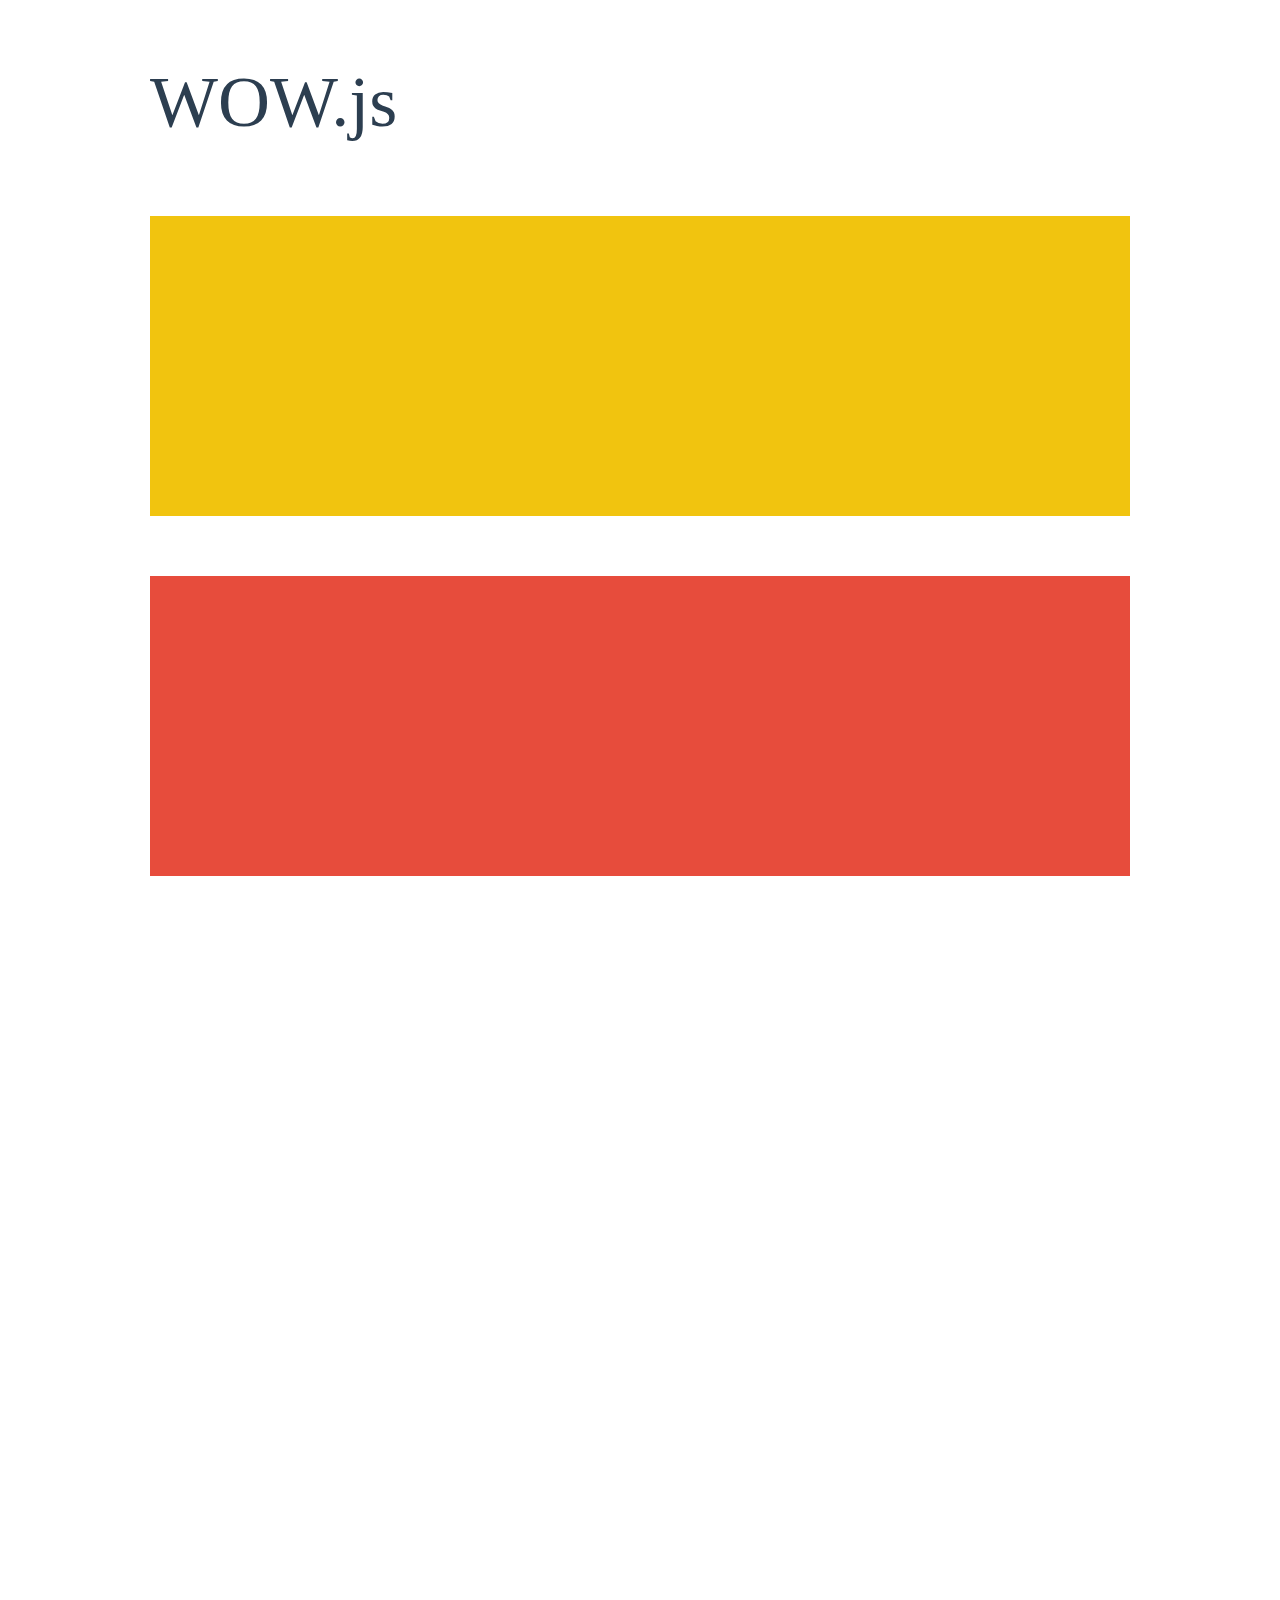
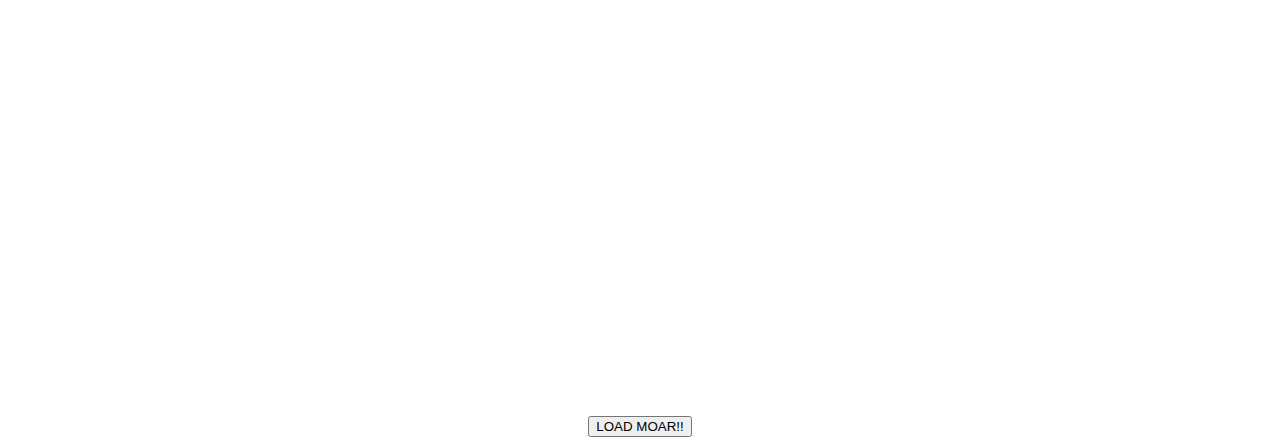
<file: lib/matthieua-WOW-07a2b50/demo.html>
<!doctype html>

<html lang="en">
<head>
  <meta charset="utf-8">
  <title>WOW</title>
  <link rel="stylesheet" href="css/libs/animate.css">
  <link rel="stylesheet" href="css/site.css">
  <style>
    .wow:first-child {
      visibility: hidden;
    }
  </style>
  <!--[if IE]>
    <script src="http://html5shiv.googlecode.com/svn/trunk/html5.js"></script>
  <![endif]-->
</head>

<body>
  <div id="container">
    <header>
      <h1>WOW.js</h1>
    </header>
    <div id="main">
      <section class="wow fadeInDown" style="background-color: #f1c40f;"></section>
      <section class="wow pulse" style="background-color: #e74c3c;" data-wow-iteration="infinite" data-wow-duration="1500ms"></section>
      <section class="section--purple wow slideInRight" data-wow-delay="2s"></section>
      <section class="section--blue wow bounceInLeft" data-wow-offset="300"></section>
      <section class="section--green wow slideInLeft" data-wow-duration="4s"></section>
      <button id="moar">LOAD MOAR!!</button>
    </div>
  </div>
  <script src="dist/wow.js"></script>
  <script>
    wow = new WOW(
      {
        animateClass: 'animated',
        offset:       100,
        callback:     function(box) {
          console.log("WOW: animating <" + box.tagName.toLowerCase() + ">")
        }
      }
    );
    wow.init();
    document.getElementById('moar').onclick = function() {
      var section = document.createElement('section');
      section.className = 'section--purple wow fadeInDown';
      this.parentNode.insertBefore(section, this);
    };
  </script>
</body>
</html>
</file>
<file: css/main.css>
:root{
    --main-color:#96AE00;
    --text-a:#4D5574;
    --btn:#2D2A6E;
    --text-ft:#B0AFCC;
}
*{
    padding: 0;
    margin: 0;
    box-sizing: border-box;
}
body{
    font-family: sans-serif;
    color: var(--text-a);
}
.coin{
    font-size: 22px;
    margin: 20px 0;
}
.title{
    color: var(--btn);
}
.title-order{
    color: #2D2A6E;
    padding: 15px 20px;
    background: #f6f6f6;
    border-top: 3px solid var(--main-color);
}
.link i{
    border-radius: 50%;
    color: white;
}
.icon-ft{
    font-size: 20px;
}
.btn-card {
    background: var(--btn);
    color: white;
    padding: 10px 20px;
    transition: 0.25s;
}
.btn-card:hover{
    color: white;
    background: var(--main-color);
}
.text-hover-a{
    color: #333;
    transition: 0.3s;
}
.text-hover-a:hover{
    color: var(--main-color);
}
.card{
    display: flex;
}
.card-latest{
    color: var(--btn);
    transition: 0.5s;
    text-decoration: none;
}
.card-latest:hover{
    color: var(--main-color);
}
.tx-continue{
    color: var(--main-color);
    font-weight: 500;
    font-size: 15px;
    transition: 0.3s;
    text-transform: uppercase;
}
.tx-continue:hover{
    color: var(--main-color);
    color: #333;
    text-decoration: none;
}
.text-ft-a{
    color: white;
    transition: 0.3s;
    margin-top: 5px;
}
.text-ft-a:hover{
    text-decoration: none;
    color: var(--main-color);
}
.inp-ft {
    padding: 0 15px;
    outline: none;
}
.btn-ft {
    background: green;
    color: white;
    padding: 10px 15px;
    border-radius: 3px;
}
.text-special{
    color: var(--text-a);
}
.text-special:hover{
    color: var(--main-color);
}
.text-special-first{
    color: red;
}
.see-all{
    color: var(--main-color);
}
.learn-more{
    margin-top: 10px;
    color: var(--main-color);
    text-transform: uppercase;
    transition: 0.4s;
}
.learn-more:hover{
    color: var(--text-a);
}

/* btn */
.btn-1{
    background: white;
    color: var(--main-color);
    font-weight: bold;
    padding: 10px 40px;
    border-radius: 20px;
    transition: 0.5s;
}
.btn-1:hover{
    color: white;
    background: transparent;
    border: 1px solid white;
}
.btn-2{
    background: transparent;
    color: white;
    border: 1px solid white;
    font-weight: bold;
    padding: 10px 40px;
    border-radius: 20px;
    transition: 0.5s;
}
.btn-2:hover{
    background: white;
    color: var(--main-color);
    font-weight: bold;
    padding: 10px 40px;
    border-radius: 20px;
    transition: 0.5s;
}
.btn-3{
    background: var(--main-color);
    color: white;
    font-weight: bold;
    padding: 10px 40px;
    border-radius: 20px;
    transition: 0.5s;
}
.btn-3:hover{
    background: var(--btn);
    color: white;
}
.btn-4{
    background: var(--main-color);
    color: white;
    font-weight: bold;
    border-radius: 20px;
    transition: 0.5s;
}
.btn-4:hover{
    background: var(--btn);
    color: white;
}
.btn-product{
    transform: translateX( 25px);
}

/* card */
.card{
    border-radius: 5px;
}
.card-title{
    color: var(--btn);
}
.opacity:hover{
    opacity: 0.8;
}


/* card product hover*/
.card-product{
    border: 1px solid #dadada;
    border-radius: 10px;
}
.add{
    opacity: 0;
    visibility: hidden;
    transition: 0.7s;
    transform: translateY(400px);
}
.sell{
    transform: translateY(-40px);
}
.card-product .btn-product{
    transform: translateX(0px);
    visibility: visible;
    opacity: 1;
}
.card-product:hover .add{
    transform: translateY(230px);
    visibility: visible;
    opacity: 1;
}
.add a{
    color: var(--text-a);
    padding: 5px;
    color: var(--main-color);
    font-size: 25px;
}
/* Preloder */

#preloader {
	position: fixed;
	width: 100%;
	height: 100%;
	top: 0;
	left: 0;
	z-index: 999999999;
	background: transparent;
}
.loader {
	width: 40px;
	height: 40px;
	position: absolute;
	top: 50%;
	left: 50%;
	margin-top: -13px;
	margin-left: -13px;
	border-radius: 60px;
	animation: loader 0.8s linear infinite;
	-webkit-animation: loader 0.8s linear infinite;
}

@keyframes loader {
	0% {
		-webkit-transform: rotate(0deg);
		transform: rotate(0deg);
		border: 4px solid #f44336;
		border-left-color: transparent;
	}
	50% {
		-webkit-transform: rotate(180deg);
		transform: rotate(180deg);
		border: 4px solid #673ab7;
		border-left-color: transparent;
	}
	100% {
		-webkit-transform: rotate(360deg);
		transform: rotate(360deg);
		border: 4px solid #f44336;
		border-left-color: transparent;
	}
}

@-webkit-keyframes loader {
	0% {
		-webkit-transform: rotate(0deg);
		border: 4px solid #f44336;
		border-left-color: transparent;
	}
	50% {
		-webkit-transform: rotate(180deg);
		border: 4px solid #673ab7;
		border-left-color: transparent;
	}
	100% {
		-webkit-transform: rotate(360deg);
		border: 4px solid #f44336;
		border-left-color: transparent;
	}
}

/* scroll top */
.icon__to__top{
    font-size: 40px;
    color: var(--main-color);
    bottom: 5%;
    left: 85% !important;
    opacity: 0.5;
    transition: 0.3s;
}
.icon__to__top:hover{
    opacity: 1;
}
#scroll_top{
    z-index: 1;
    visibility: hidden;
}
#scroll_top.show{
    visibility: visible;
}

/* media */
@media only screen and (max-width: 500px) {
    .modal {
        display: none;
    }

    .modal-card {
        display: none;
    }
    .fresh-fruit{
        display: none;
    }
    .pc {
        display: none;
    }
    .w-sm-100{
        width: 100%;
    }
}
@media only screen and (min-width: 560px) {
    .sm {
        display: none;
    }
    .about{
        width: 25%;
    }
}

/* detail */
.fruit{
    font-size: 20px;
    font-weight: bold;
    font-family: 'Times New Roman', Times, serif;
}
.sa{
    font-size: 20px;
    font-weight: bold;
    font-family: 'Times New Roman', Times, serif;
}
.hans{
    font-size: 20px;
    font-weight: bold;
    font-family: 'Times New Roman', Times, serif;
    color: red;
}
.gevena{
    font-size: 20px;
    font-weight: bold;
    font-family: 'Times New Roman', Times, serif;
    color: blue;
}
.list li {
    list-style: inside;
}
.about-text{
    text-align: justify;
    text-indent: 2rem;
}
/*  */
.your-oreder{
    border: 2px solid var(--main-color);
    padding: 20px;
    margin-top: 90px;
}
</file>
<file: css/yourcart.css>
.modal-card {
    background: rgba(0, 0, 0, 0.3);
    top: 0;
    right: 0;
    z-index: 99;
    width: 100%;
    height: 100vh;
    position: absolute;
    margin: auto;
    display: flex;
    justify-content: flex-end;
}

.modal__header h5 {
    color: #2D2A6E;
}

.modal-inner__card {
    width: 400px;
    right: 0;
    position: relative;
    background: white;
    animation: toLeft 0.5s linear;
}

.modal__body {
    background: #fff;
    display: flex;
    flex-direction: column;
    align-items: center;
    justify-content: center;
}

.close-icon {
    font-size: 25px;
    color: #96AE00;
}

.modal__footer {
    margin-top: 80px;
}

.hide {
    display: none;
}

@keyframes toLeft {
    from {
        right: -200px;
        opacity: 0;
    }

    to {
        top: 0;
        opacity: 1;
    }
}
</file>
<file: css/search.css>
.modal {
    background: rgba(0, 0, 0, 0.3);
    width: 100%;
    height: 100vh;
    position: absolute;
    margin: auto;
    display: flex;
}
.modal__inner {
    width: 100%;
    height: 50vh;
    position: relative;
    background: white;
    animation: show 0.3s linear;
}
.icon-close{
    font-size: 30px;
    color: #2D2A6E;
}
.modal__body {
    background: #fff;
    height: 50vh;
    display: flex;
    flex-direction: column;
    align-items: center;
    justify-content: center;
}

.search {
    border: 1px solid #dadada;
    padding: 5px 10px;
}

.inp__search {
    border: none;
    outline: none;
    width: 500px;
    padding: 5px 20px;
}

.icon-close {
    font-size: 35px;
    margin-left: 530px;
    margin-bottom: 30px;
}
.hide {
    display: none;
}

@keyframes show {
    from {
        top: -200px;
        opacity: 0;
    }
    to {
        top: 0;
        opacity: 1;
    }
}
</file>
<file: css/cart.css>
main{
    background: #f2f3f5;
}
body{
    color: #4D5574;
}
ul li {
    line-height: 30px;
}
#btn-card-1{
    border: none;
    color: white;
}
.bank{
    background: #F3F3F9;
    padding: 25px 10px;
}
nav a{
    font-size: 15px;
}
.title{
    color: #2D2A6E;
    font-weight: bold;
    font-size: 15px;
}
p{
    line-height: 40px;
}

@media only screen and (max-width: 500px) {
    .none {
        display: none;
    }
    .w-sm-100{
        width: 100%;
    }
}
</file>
<file: css/heart.css>
main{
    margin-bottom: 100px;
}
.pd-sub{
    padding: 1px 9px;
    transition: 0.3s;
    background: transparent;
}
.pd-sub:hover{
    background: #96AE00;
}
.input{
    width: 80px;
    outline: none;
    border: 1px solid #dadada;
}
.pd-sum{
    padding: 1px 7px;
    transition: 0.3s;
    background: transparent;
}
.pd-sum:hover{
    background: #96AE00;
}
.btn-add{
    background: #96AE00;
    border-radius: 20px;
    color: white; 
    padding: 8px 30px;
    font-weight: bold;
    transition: 0.4s;
    font-size: 15px;
}
.btn-add:hover{
    background: #2D2A6E;
    color: white;
}


@media only screen and (max-width: 500px) {
    .modal {
        display: none;
    }

    .modal-card {
        display: none;
    }
}
</file>
<file: css/signup.css>
* {
    padding: 0;
    margin: 0;
    box-sizing: border-box;
}

* {
    padding: 0;
    margin: 0;
    box-sizing: border-box;
}

.container-css {
    width: 375px;
    margin: auto;
    background-color: #fff;
    box-shadow: 5px 5px 5px #333;
}

body {
    color: #333;
    background-color: #f0eef0;
    font-family: "Open Sans", sans-serif;
}

main {
    height: 100vh;
    display: flex;
    justify-content: center;
    align-items: center;
}

.account {
    display: flex;
    justify-content: center;
    font-size: 16px;
    padding: 40px 0;
}

.container-css h2 {
    text-align: center;
    font-size: 30px;
    font-weight: bold;
    padding-top: 30px;
}

.form-group-css {
    display: flex;
    flex-direction: column;
    margin: 20px 20px;
    position: relative;
}

.form-group-css span {
    position: absolute;
    border-top: 4px solid #1ac7b6;
    left: 0;
    top: 68px;
    bottom: 0;
    width: 0%;
    transition: 0.3s;
}

.form-group-css input:focus~span {
    width: 100%;
}

.form-group-css.error small {
    color: #b12121;
}

.form-group-css.error input {
    border-bottom: 3px solid #e41b1b;
}

.form-group-css input::placeholder {
    font-size: 15px;
}

.container-css label {
    font-weight: 700;
    margin-bottom: 7px;
}

.form-control-css {
    height: 40px;
    padding: 8px 12px;
    border: 1px solid #b3b3b3;
    border-radius: 3px;
    outline: none;
    font-size: 16px;
}

.form-control-css:hover {
    border: 1px solid #1ac7b6;
}

button[type="submit"] {
    outline: none;
    border: none;
    font-size: 22px;
    padding: 10px 20px;
    width: 89%;
    margin-top: 20px;
    margin-left: 21px;

    color: #fff;
    cursor: pointer;
    font-weight: 600;
    border-radius: 8px;
    background-color: #1ac7b6;
}

button[type="submit"]:hover {
    background-color: #1ac7b6;
    opacity: 0.8;
}
</file>
<file: css/signin.css>
*{
    padding: 0;
    margin: 0;
    box-sizing: border-box;
}
.container-css {
    width: 375px;
    margin: auto;
    background-color: #fff;
    box-shadow: 5px 5px 5px  #333;
}
body {
    color: #333;
    background-color:#f0eef0;
    font-family: "Open Sans", sans-serif;
}
main {
    height: 85vh;
    display: flex;
    justify-content: center;
    align-items: center;
}
.account {
    display: flex;
    justify-content: center ;
    font-size: 16px;
    padding: 40px 0;
}

.container-css h2 {
    text-align: center;
    font-size: 30px;
    font-weight: bold;
    padding-top: 30px;
}

.form-group-css {
    display: flex;
    flex-direction: column;
    margin: 20px 20px;
    position: relative;
}
.form-group-css span{
    position: absolute;
    border-top: 4px solid #1ac7b6;
    left: 0;
    top: 67px;
    bottom: 0;
    width: 0%;
    transition: 0.3s;
}
.form-group-css input:focus ~ span{
    width: 100%;
}
.form-group-css.error small {
    color: #b12121;
}

.form-group-css.error input{
    border-bottom: 3px solid #e41b1b;
}
.form-group-css input::placeholder{
    font-size: 15px;
}
.container-css label {
    font-weight: 700;
    margin-bottom: 7px;
}
.form-control-css {
    height: 40px;
    padding: 8px 12px;
    border: 1px solid #b3b3b3;
    border-radius: 3px;
    outline: none;
    font-size: 16px;
}
.form-control-css:hover {
    border: 1px solid #1ac7b6;
}
button[type="submit"] {
    outline: none;
    border: none;
    font-size: 22px;
    padding: 10px 20px;
    width: 89%;
    margin-top: 20px;
    margin-left: 21px;

    color: #fff;
    cursor: pointer;
    font-weight: 600;
    border-radius: 8px;
    background-color: #1ac7b6;
} 
button[type="submit"]:hover {
    background-color: #1ac7b6;
    opacity: 0.9;
}
</file>
<file: lib/matthieua-WOW-07a2b50/css/site.css>
h1 {
  font-size:     72px;
  line-height:   1.5;
  color: #2c3e50;
  font-weight:   100;
}

#container {
  width:  980px;
  margin: 0 auto;
}

section {
  height: 300px;
  margin: 60px 0;
}

.section--purple {
  background-color: #9b59b6;
}

.section--blue {
  background-color: #3498db;
}

.section--green {
  background-color: #2ecc71;
}

#main {
  text-align: center;
}

#more {
  margin: 20px auto 48px;
}
</file>
